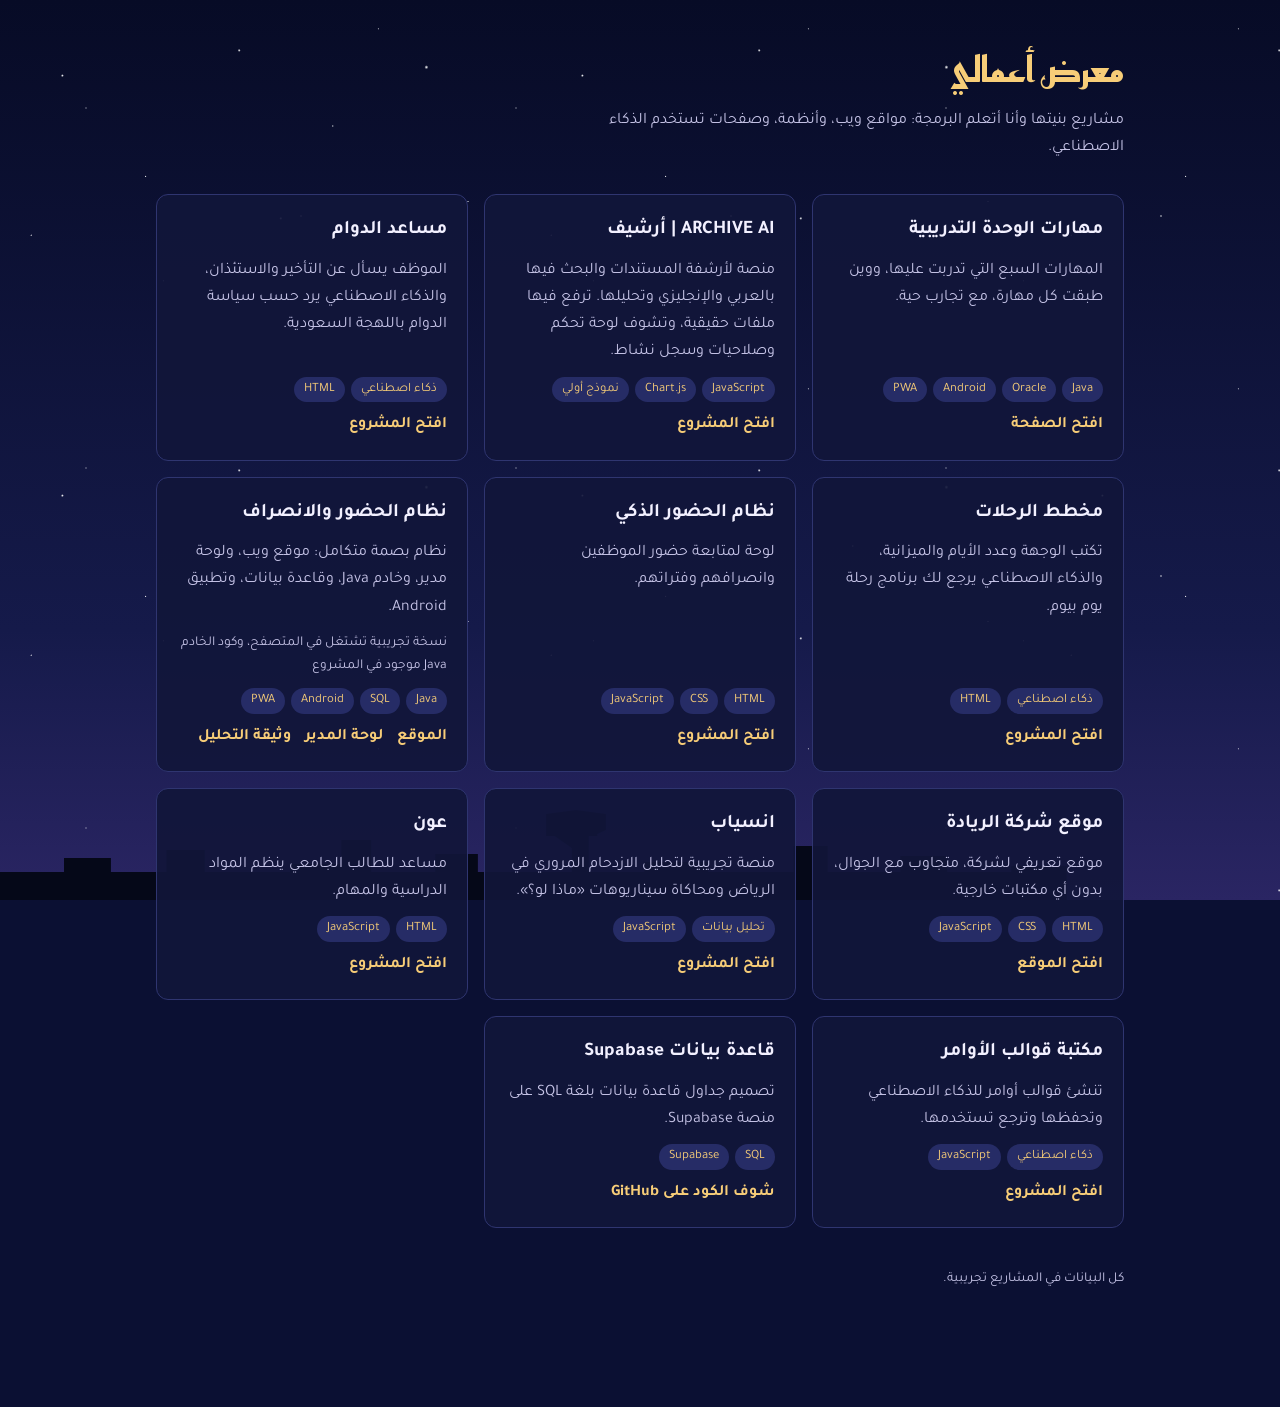
<file: index.html>
<!DOCTYPE html>
<html lang="ar" dir="rtl">
<head>
<meta charset="UTF-8">
<meta name="viewport" content="width=device-width, initial-scale=1.0">
<title>معرض أعمالي</title>
<meta name="description" content="مشاريعي في تطوير الويب والذكاء الاصطناعي">
<link rel="stylesheet" href="https://fonts.googleapis.com/css2?family=Tajawal:wght@400;500;700&family=Reem+Kufi:wght@600&display=swap">
<style>
/* تخطيط: رأس بسيط، ثم شبكة بطاقات تنزل لعمود واحد على الجوال */
/* الخلفية: ليل الرياض بنجوم تلمع وأبراج في الأسفل */
:root{
  --bg:#0b1033; --surface:rgba(18,22,58,.92); --fg:#f2f0ff; --muted:#c5c3e6;
  --line:#2f3570; --accent:#f7cd78; --tag:#262c66; color-scheme:dark;
  --display:"Reem Kufi","Tajawal",system-ui,sans-serif;
  --body:"Tajawal",system-ui,"Segoe UI",sans-serif;
}
*{box-sizing:border-box}
body{margin:0;background:var(--bg) linear-gradient(180deg,#070b26 0,#151a4a 70%,#2a2563 100%) fixed;min-height:100vh;color:var(--fg);font-family:var(--body);font-size:16px;line-height:1.7}
body::before,body::after{content:"";position:fixed;inset:0;z-index:-1;pointer-events:none}
body::before{background-image:radial-gradient(1.5px 1.5px at 12% 18%,#fff,transparent),radial-gradient(1px 1px at 28% 42%,#fff,transparent),radial-gradient(1.5px 1.5px at 46% 12%,#fff,transparent),radial-gradient(1px 1px at 64% 30%,#fff,transparent),radial-gradient(2px 2px at 82% 16%,#fff,transparent),radial-gradient(1px 1px at 90% 48%,#fff,transparent),radial-gradient(1px 1px at 6% 56%,#fff,transparent),radial-gradient(1.5px 1.5px at 54% 52%,#fff,transparent);
  background-size:520px 420px;animation:twinkle 4s ease-in-out infinite alternate}
body::after{top:auto;height:90px;background:url("data:image/svg+xml,%3Csvg xmlns='http://www.w3.org/2000/svg' viewBox='0 0 600 90' preserveAspectRatio='none'%3E%3Cpath fill='%23050818' d='M0 90V62h30V48h22v14h26V40h18v22h40V54h24V30h14v32h30V44h20v18h44V20l6-4 6 4v6h-4l-8 12-8-12h-4V20 4l14-4 14 4v16l-6 6h-2v36h26V52h30v10h40V36h16v26h34V46h22v16h30V56h26v34Z'/%3E%3C/svg%3E") bottom/100% 100% no-repeat}
.wrap{position:relative}
.wrap::before{content:"";position:fixed;inset:0;z-index:-1;pointer-events:none;background-image:radial-gradient(1px 1px at 20% 30%,#fff,transparent),radial-gradient(1.5px 1.5px at 70% 60%,#fff,transparent),radial-gradient(1px 1px at 38% 78%,#fff,transparent),radial-gradient(1px 1px at 88% 8%,#fff,transparent);background-size:430px 360px;opacity:.7;animation:twinkle 5s ease-in-out -2.5s infinite alternate}
@keyframes twinkle{from{opacity:.35}to{opacity:1}}
@media (prefers-reduced-motion: reduce){body::before,.wrap::before{animation:none}}
.wrap{max-width:1000px;margin:0 auto;padding:40px 16px 56px}
header{margin-bottom:32px;max-width:60ch}
h1{font-family:var(--display);color:var(--accent);font-size:2.2rem;margin:0 0 8px}
header p{margin:0;color:var(--muted)}
.grid{display:grid;grid-template-columns:repeat(auto-fill,minmax(280px,1fr));gap:16px}
.card{background:var(--surface);border:1px solid var(--line);border-radius:12px;padding:20px;display:flex;flex-direction:column;gap:10px}
.card h2{font-size:1.2rem;margin:0}
.card p{margin:0;color:var(--muted);flex:1}
.tags{display:flex;flex-wrap:wrap;gap:6px}
.tag{background:var(--tag);color:var(--accent);font-size:.8rem;padding:2px 10px;border-radius:999px}
.links{display:flex;flex-wrap:wrap;gap:14px}
.links a{color:var(--accent);font-weight:700;text-decoration:none}
.links a:hover,.links a:focus-visible{text-decoration:underline}
.code-only{font-size:.85rem;color:var(--muted)}
footer{margin:40px 0 60px;color:var(--muted);font-size:.85rem}
</style>
</head>
<body>
<div class="wrap">
  <header>
    <h1>معرض أعمالي</h1>
    <p>مشاريع بنيتها وأنا أتعلم البرمجة: مواقع ويب، وأنظمة، وصفحات تستخدم الذكاء الاصطناعي.</p>
  </header>

  <main class="grid">
    <article class="card">
      <h2>مهارات الوحدة التدريبية</h2>
      <p>المهارات السبع التي تدربت عليها، ووين طبقت كل مهارة، مع تجارب حية.</p>
      <div class="tags"><span class="tag">Java</span><span class="tag">Oracle</span><span class="tag">Android</span><span class="tag">PWA</span></div>
      <div class="links"><a href="skills/">افتح الصفحة</a></div>
    </article>

    <article class="card">
      <h2>ARCHIVE AI | أرشيف</h2>
      <p>منصة لأرشفة المستندات والبحث فيها بالعربي والإنجليزي وتحليلها. ترفع فيها ملفات حقيقية، وتشوف لوحة تحكم وصلاحيات وسجل نشاط.</p>
      <div class="tags"><span class="tag">JavaScript</span><span class="tag">Chart.js</span><span class="tag">نموذج أولي</span></div>
      <div class="links"><a href="archive-ai/">افتح المشروع</a></div>
    </article>

    <article class="card">
      <h2>مساعد الدوام</h2>
      <p>الموظف يسأل عن التأخير والاستئذان، والذكاء الاصطناعي يرد حسب سياسة الدوام باللهجة السعودية.</p>
      <div class="tags"><span class="tag">ذكاء اصطناعي</span><span class="tag">HTML</span></div>
      <div class="links"><a href="مساعد الحضور/">افتح المشروع</a></div>
    </article>

    <article class="card">
      <h2>مخطط الرحلات</h2>
      <p>تكتب الوجهة وعدد الأيام والميزانية، والذكاء الاصطناعي يرجع لك برنامج رحلة يوم بيوم.</p>
      <div class="tags"><span class="tag">ذكاء اصطناعي</span><span class="tag">HTML</span></div>
      <div class="links"><a href="مخطط الرحلات/trip-planner.html">افتح المشروع</a></div>
    </article>

    <article class="card">
      <h2>نظام الحضور الذكي</h2>
      <p>لوحة لمتابعة حضور الموظفين وانصرافهم وفتراتهم.</p>
      <div class="tags"><span class="tag">HTML</span><span class="tag">CSS</span><span class="tag">JavaScript</span></div>
      <div class="links"><a href="smart-attendance/">افتح المشروع</a></div>
    </article>

    <article class="card">
      <h2>نظام الحضور والانصراف</h2>
      <p>نظام بصمة متكامل: موقع ويب، ولوحة مدير، وخادم Java، وقاعدة بيانات، وتطبيق Android.</p>
      <span class="code-only">نسخة تجريبية تشتغل في المتصفح، وكود الخادم Java موجود في المشروع</span>
      <div class="tags"><span class="tag">Java</span><span class="tag">SQL</span><span class="tag">Android</span><span class="tag">PWA</span></div>
      <div class="links"><a href="attendance-system/web/">الموقع</a><a href="attendance-system/web/admin.html">لوحة المدير</a><a href="attendance-system/docs/analysis.html">وثيقة التحليل</a></div>
    </article>

    <article class="card">
      <h2>موقع شركة الريادة</h2>
      <p>موقع تعريفي لشركة، متجاوب مع الجوال، بدون أي مكتبات خارجية.</p>
      <div class="tags"><span class="tag">HTML</span><span class="tag">CSS</span><span class="tag">JavaScript</span></div>
      <div class="links"><a href="company-website/">افتح الموقع</a></div>
    </article>

    <article class="card">
      <h2>انسياب</h2>
      <p>منصة تجريبية لتحليل الازدحام المروري في الرياض ومحاكاة سيناريوهات «ماذا لو؟».</p>
      <div class="tags"><span class="tag">تحليل بيانات</span><span class="tag">JavaScript</span></div>
      <div class="links"><a href="insiab/">افتح المشروع</a></div>
    </article>

    <article class="card">
      <h2>عون</h2>
      <p>مساعد للطالب الجامعي ينظم المواد الدراسية والمهام.</p>
      <div class="tags"><span class="tag">HTML</span><span class="tag">JavaScript</span></div>
      <div class="links"><a href="عون/">افتح المشروع</a></div>
    </article>

    <article class="card">
      <h2>مكتبة قوالب الأوامر</h2>
      <p>تنشئ قوالب أوامر للذكاء الاصطناعي وتحفظها وترجع تستخدمها.</p>
      <div class="tags"><span class="tag">ذكاء اصطناعي</span><span class="tag">JavaScript</span></div>
      <div class="links"><a href="prompt-templates/">افتح المشروع</a></div>
    </article>

    <article class="card">
      <h2>قاعدة بيانات Supabase</h2>
      <p>تصميم جداول قاعدة بيانات بلغة SQL على منصة Supabase.</p>
      <div class="tags"><span class="tag">SQL</span><span class="tag">Supabase</span></div>
      <div class="links"><a href="https://github.com/danaalrafadan-web/danaalrafadan-web.github.io/tree/main/supabase" target="_blank" rel="noopener">شوف الكود على GitHub</a></div>
    </article>
  </main>

  <footer>كل البيانات في المشاريع تجريبية.</footer>
</div>
</body>
</html>
</file>
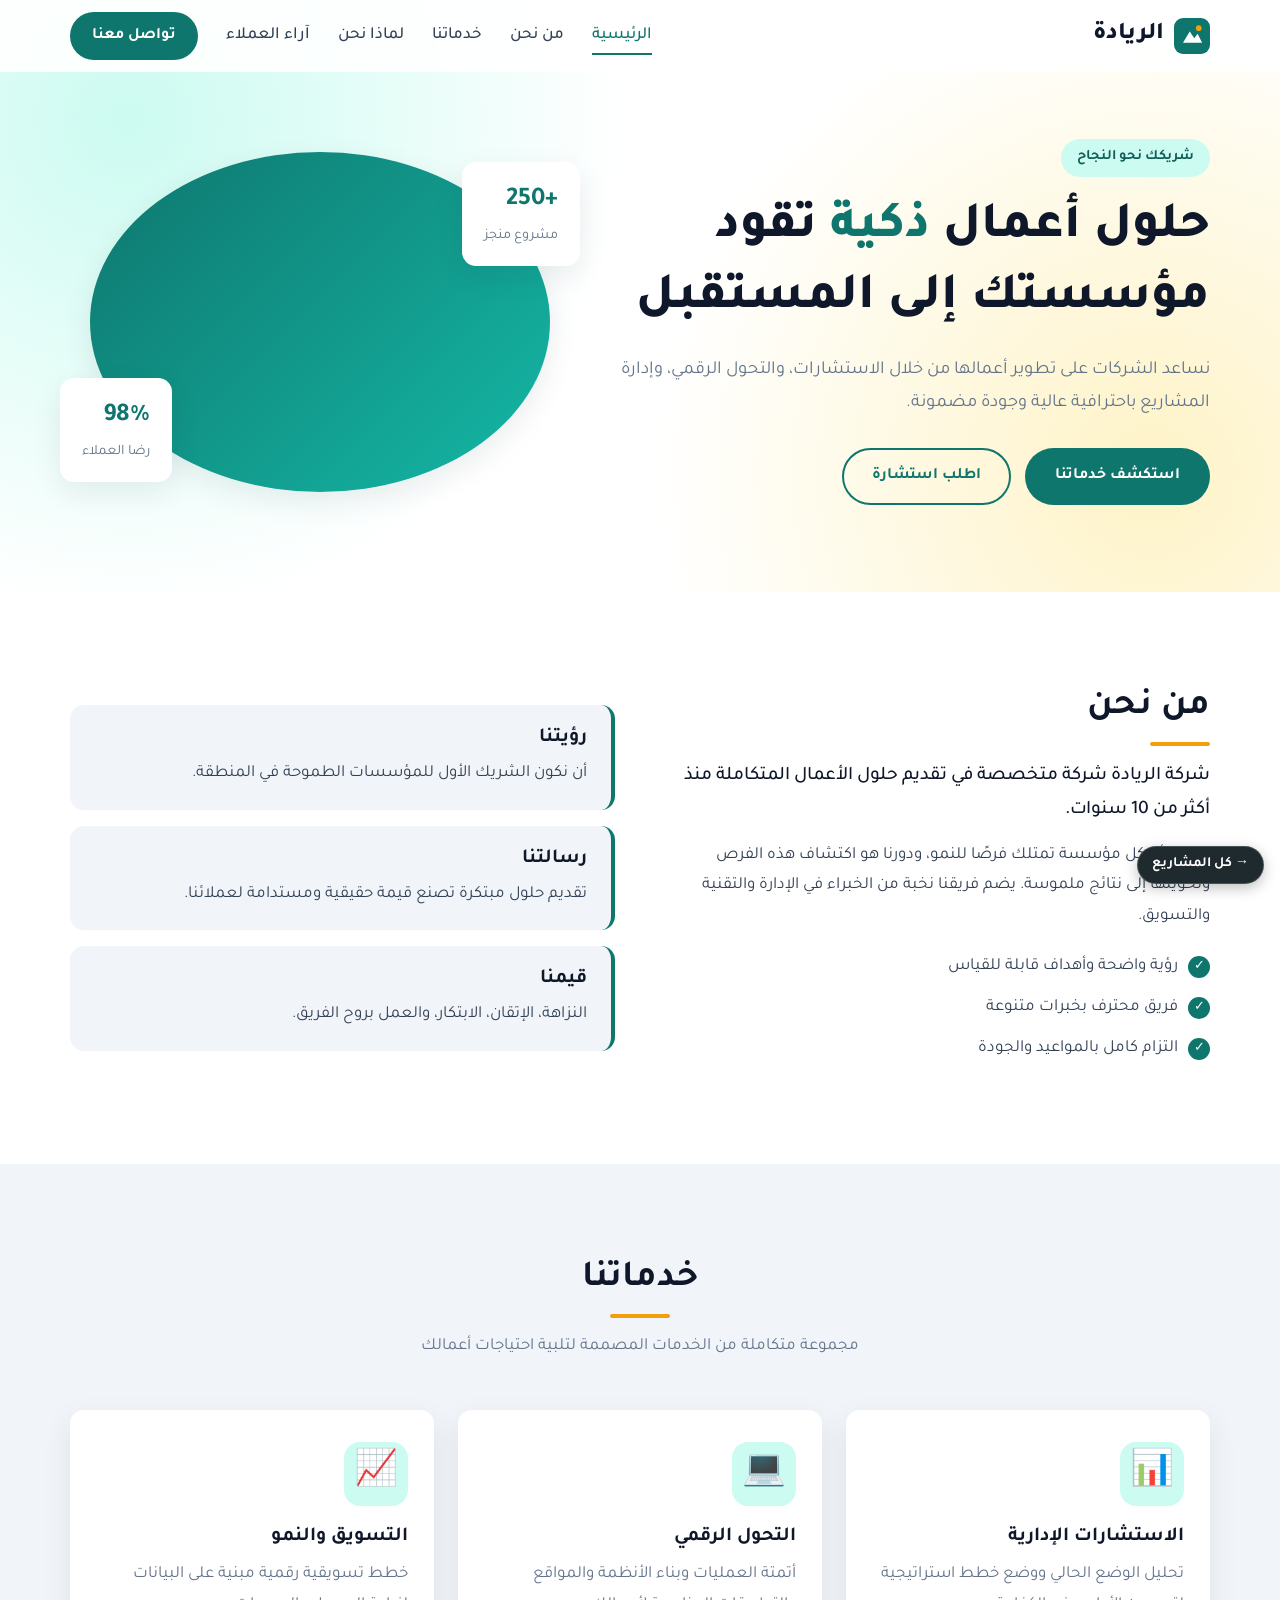
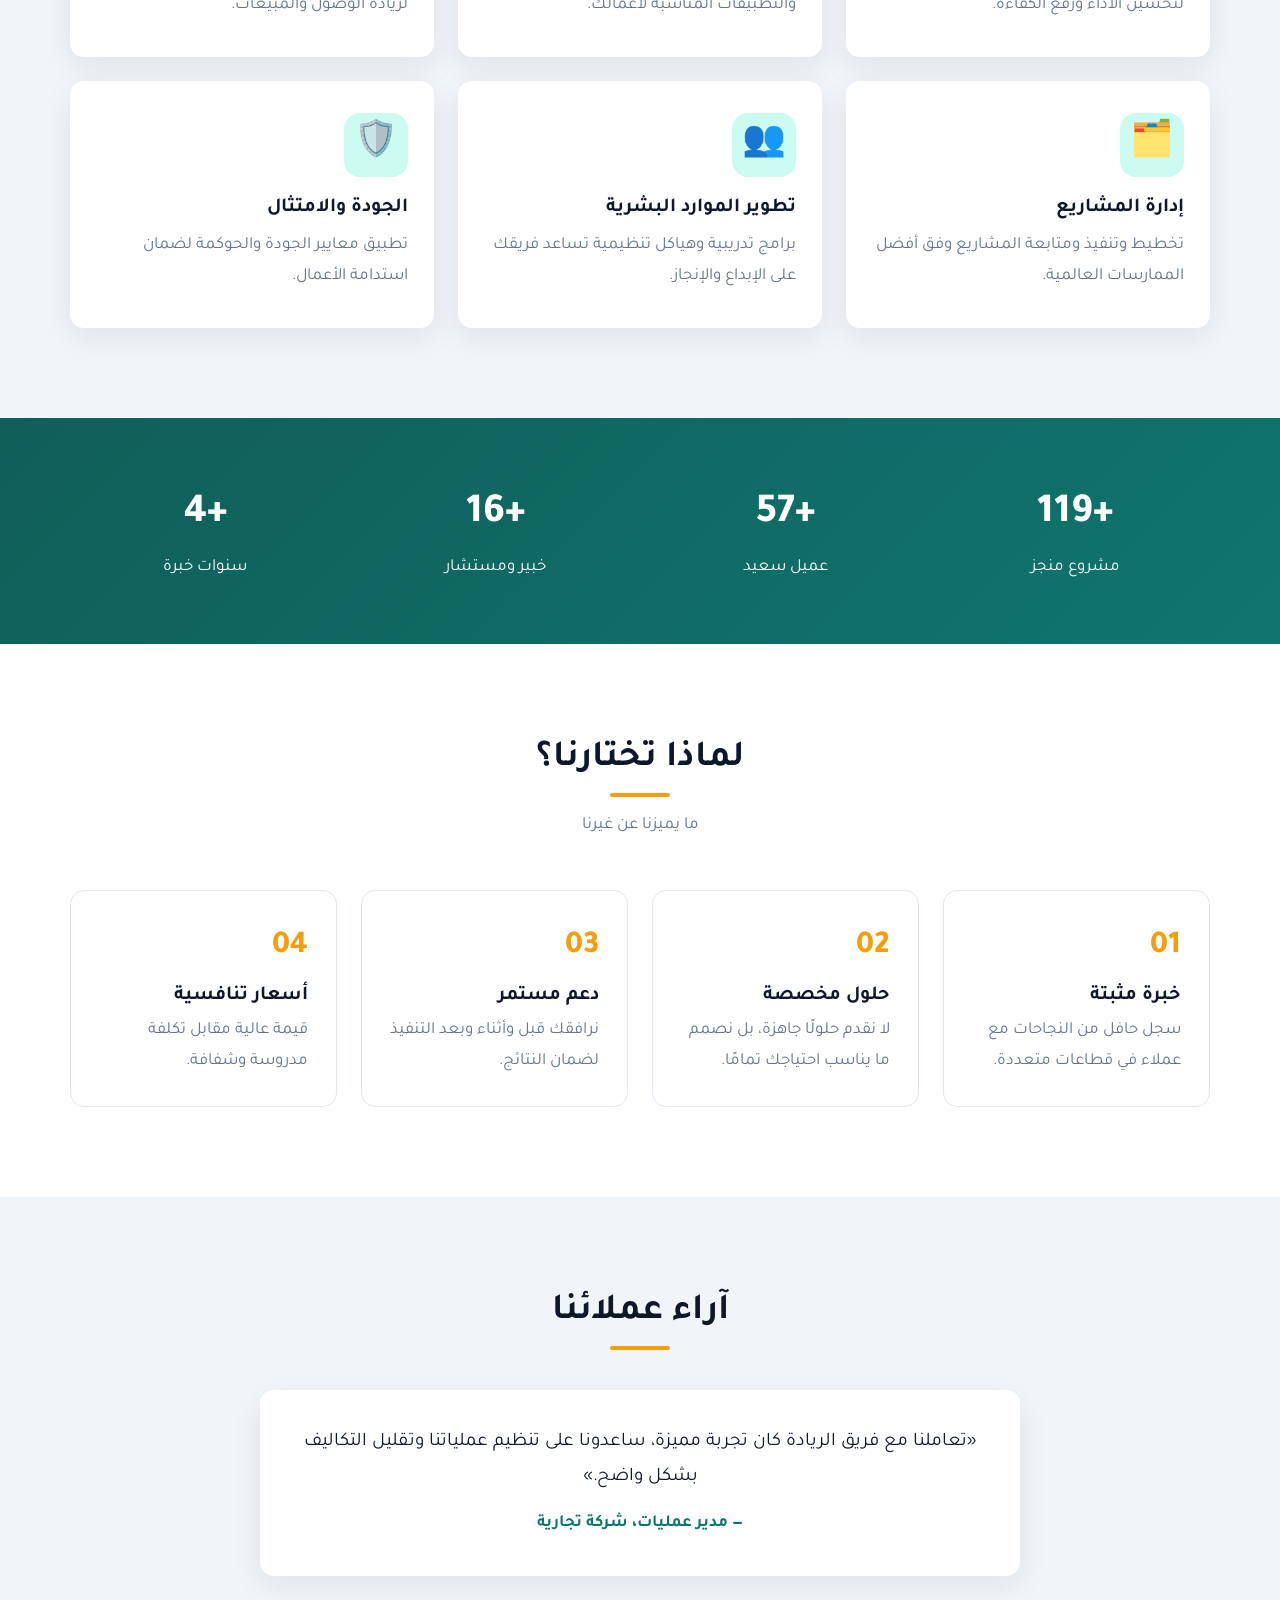
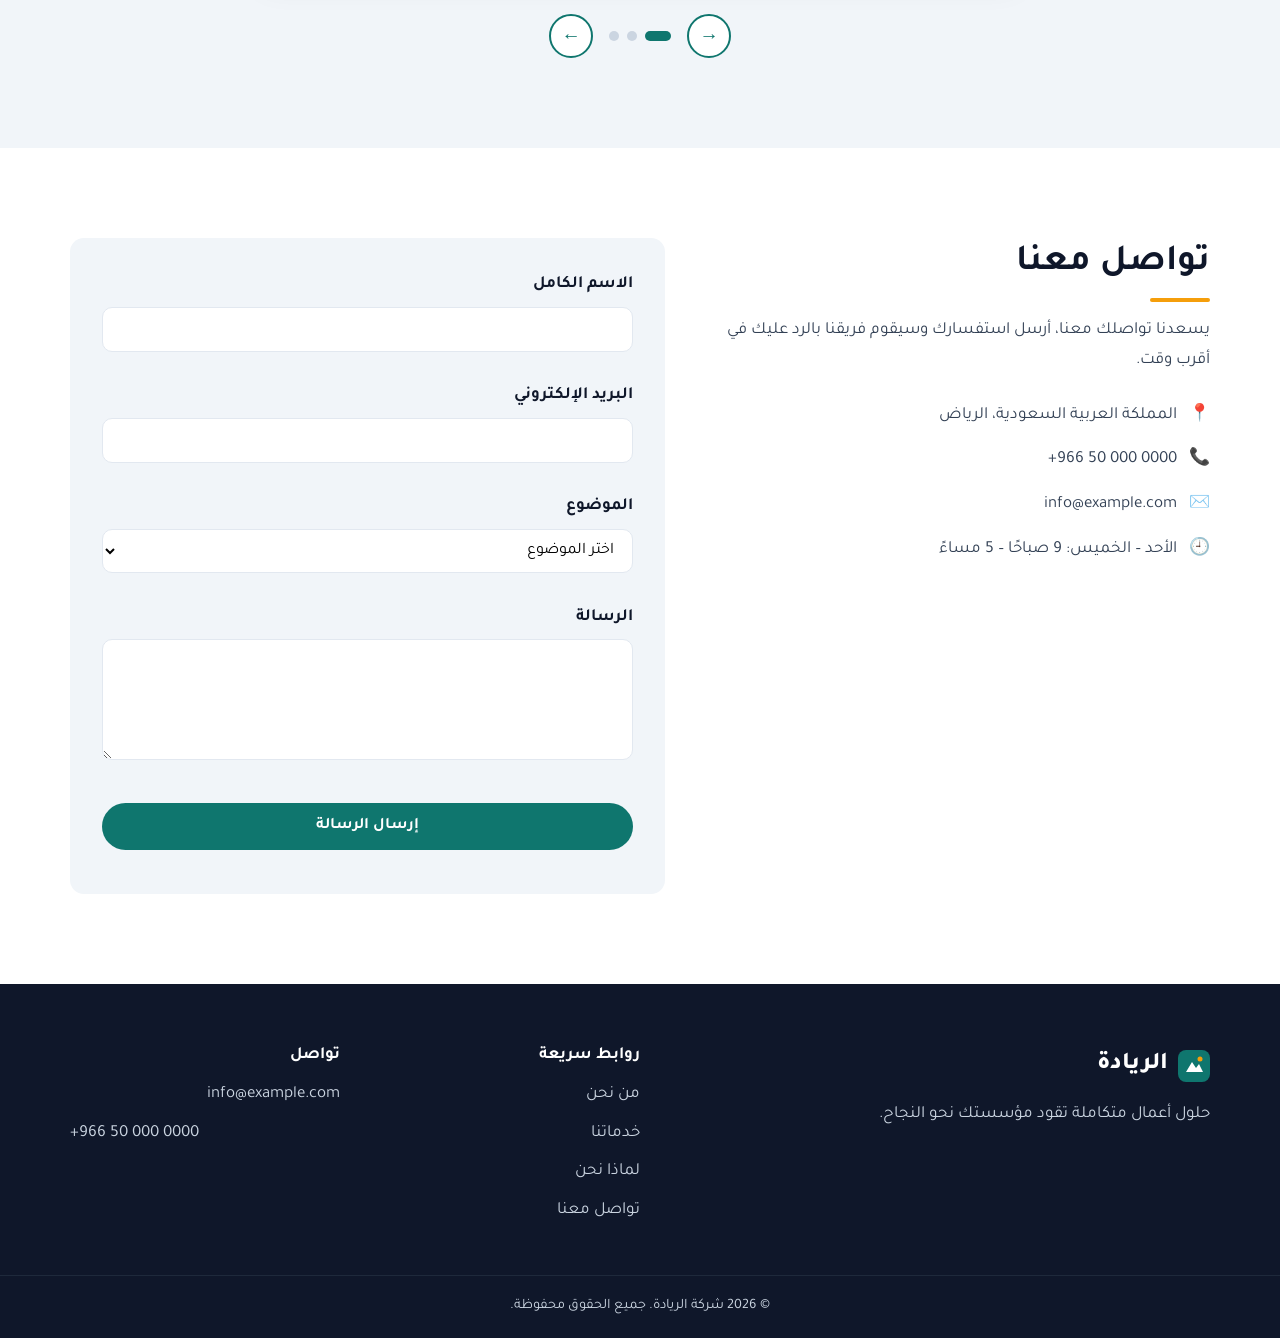
<file: company-website/index.html>
<!DOCTYPE html>
<html lang="ar" dir="rtl">
<head>
  <meta charset="UTF-8">
  <meta name="viewport" content="width=device-width, initial-scale=1.0">
  <title>شركة الريادة | حلول أعمال متكاملة</title>
  <meta name="description" content="شركة الريادة - نقدم حلول أعمال وتقنية متكاملة تساعد مؤسستك على النمو.">
  <link rel="icon" href="assets/favicon.svg" type="image/svg+xml">
  <link rel="preconnect" href="https://fonts.googleapis.com">
  <link rel="preconnect" href="https://fonts.gstatic.com" crossorigin>
  <link href="https://fonts.googleapis.com/css2?family=Tajawal:wght@400;500;700;800&display=swap" rel="stylesheet">
  <link rel="stylesheet" href="css/style.css">
</head>
<body>

  <!-- الشريط العلوي -->
  <header class="header" id="header">
    <div class="container nav-wrap">
      <a href="#home" class="logo">
        <img src="assets/favicon.svg" alt="" width="36" height="36">
        <span>الريادة</span>
      </a>
      <button class="menu-toggle" id="menuToggle" aria-label="فتح القائمة" aria-expanded="false" aria-controls="navMenu">
        <span></span><span></span><span></span>
      </button>
      <nav class="nav" id="navMenu">
        <a href="#home" class="nav-link active">الرئيسية</a>
        <a href="#about" class="nav-link">من نحن</a>
        <a href="#services" class="nav-link">خدماتنا</a>
        <a href="#why" class="nav-link">لماذا نحن</a>
        <a href="#testimonials" class="nav-link">آراء العملاء</a>
        <a href="#contact" class="btn btn-primary btn-sm">تواصل معنا</a>
      </nav>
    </div>
  </header>

  <main>
    <!-- الواجهة الرئيسية -->
    <section class="hero" id="home">
      <div class="container hero-grid">
        <div class="hero-text">
          <span class="badge">شريكك نحو النجاح</span>
          <h1>حلول أعمال <span class="highlight">ذكية</span> تقود مؤسستك إلى المستقبل</h1>
          <p>نساعد الشركات على تطوير أعمالها من خلال الاستشارات، والتحول الرقمي، وإدارة المشاريع باحترافية عالية وجودة مضمونة.</p>
          <div class="hero-actions">
            <a href="#services" class="btn btn-primary">استكشف خدماتنا</a>
            <a href="#contact" class="btn btn-outline">اطلب استشارة</a>
          </div>
        </div>
        <div class="hero-visual" aria-hidden="true">
          <div class="card-float c1"><strong>+250</strong><span>مشروع منجز</span></div>
          <div class="card-float c2"><strong>98%</strong><span>رضا العملاء</span></div>
          <div class="circle"></div>
        </div>
      </div>
    </section>

    <!-- من نحن -->
    <section class="section" id="about">
      <div class="container about-grid">
        <div>
          <h2 class="section-title">من نحن</h2>
          <p class="lead">شركة الريادة شركة متخصصة في تقديم حلول الأعمال المتكاملة منذ أكثر من 10 سنوات.</p>
          <p>نؤمن بأن كل مؤسسة تمتلك فرصًا للنمو، ودورنا هو اكتشاف هذه الفرص وتحويلها إلى نتائج ملموسة. يضم فريقنا نخبة من الخبراء في الإدارة والتقنية والتسويق.</p>
          <ul class="check-list">
            <li>رؤية واضحة وأهداف قابلة للقياس</li>
            <li>فريق محترف بخبرات متنوعة</li>
            <li>التزام كامل بالمواعيد والجودة</li>
          </ul>
        </div>
        <div class="about-cards">
          <div class="mini-card"><h3>رؤيتنا</h3><p>أن نكون الشريك الأول للمؤسسات الطموحة في المنطقة.</p></div>
          <div class="mini-card"><h3>رسالتنا</h3><p>تقديم حلول مبتكرة تصنع قيمة حقيقية ومستدامة لعملائنا.</p></div>
          <div class="mini-card"><h3>قيمنا</h3><p>النزاهة، الإتقان، الابتكار، والعمل بروح الفريق.</p></div>
        </div>
      </div>
    </section>

    <!-- الخدمات -->
    <section class="section section-alt" id="services">
      <div class="container">
        <h2 class="section-title center">خدماتنا</h2>
        <p class="section-sub">مجموعة متكاملة من الخدمات المصممة لتلبية احتياجات أعمالك</p>
        <div class="services-grid">
          <article class="service-card">
            <div class="icon">📊</div>
            <h3>الاستشارات الإدارية</h3>
            <p>تحليل الوضع الحالي ووضع خطط استراتيجية لتحسين الأداء ورفع الكفاءة.</p>
          </article>
          <article class="service-card">
            <div class="icon">💻</div>
            <h3>التحول الرقمي</h3>
            <p>أتمتة العمليات وبناء الأنظمة والمواقع والتطبيقات المناسبة لأعمالك.</p>
          </article>
          <article class="service-card">
            <div class="icon">📈</div>
            <h3>التسويق والنمو</h3>
            <p>خطط تسويقية رقمية مبنية على البيانات لزيادة الوصول والمبيعات.</p>
          </article>
          <article class="service-card">
            <div class="icon">🗂️</div>
            <h3>إدارة المشاريع</h3>
            <p>تخطيط وتنفيذ ومتابعة المشاريع وفق أفضل الممارسات العالمية.</p>
          </article>
          <article class="service-card">
            <div class="icon">👥</div>
            <h3>تطوير الموارد البشرية</h3>
            <p>برامج تدريبية وهياكل تنظيمية تساعد فريقك على الإبداع والإنجاز.</p>
          </article>
          <article class="service-card">
            <div class="icon">🛡️</div>
            <h3>الجودة والامتثال</h3>
            <p>تطبيق معايير الجودة والحوكمة لضمان استدامة الأعمال.</p>
          </article>
        </div>
      </div>
    </section>

    <!-- الإحصائيات -->
    <section class="stats">
      <div class="container stats-grid">
        <div class="stat"><strong class="counter" data-target="250">0</strong><span>مشروع منجز</span></div>
        <div class="stat"><strong class="counter" data-target="120">0</strong><span>عميل سعيد</span></div>
        <div class="stat"><strong class="counter" data-target="35">0</strong><span>خبير ومستشار</span></div>
        <div class="stat"><strong class="counter" data-target="10">0</strong><span>سنوات خبرة</span></div>
      </div>
    </section>

    <!-- لماذا نحن -->
    <section class="section" id="why">
      <div class="container">
        <h2 class="section-title center">لماذا تختارنا؟</h2>
        <p class="section-sub">ما يميزنا عن غيرنا</p>
        <div class="why-grid">
          <div class="why-item"><span class="num">01</span><h3>خبرة مثبتة</h3><p>سجل حافل من النجاحات مع عملاء في قطاعات متعددة.</p></div>
          <div class="why-item"><span class="num">02</span><h3>حلول مخصصة</h3><p>لا نقدم حلولًا جاهزة، بل نصمم ما يناسب احتياجك تمامًا.</p></div>
          <div class="why-item"><span class="num">03</span><h3>دعم مستمر</h3><p>نرافقك قبل وأثناء وبعد التنفيذ لضمان النتائج.</p></div>
          <div class="why-item"><span class="num">04</span><h3>أسعار تنافسية</h3><p>قيمة عالية مقابل تكلفة مدروسة وشفافة.</p></div>
        </div>
      </div>
    </section>

    <!-- آراء العملاء -->
    <section class="section section-alt" id="testimonials">
      <div class="container">
        <h2 class="section-title center">آراء عملائنا</h2>
        <div class="slider" id="slider">
          <div class="slides">
            <blockquote class="slide active">
              <p>«تعاملنا مع فريق الريادة كان تجربة مميزة، ساعدونا على تنظيم عملياتنا وتقليل التكاليف بشكل واضح.»</p>
              <cite>— مدير عمليات، شركة تجارية</cite>
            </blockquote>
            <blockquote class="slide">
              <p>«احترافية عالية والتزام بالمواعيد. أنصح بهم لأي مؤسسة تبحث عن التطوير الحقيقي.»</p>
              <cite>— رئيس تنفيذي، مؤسسة خدمية</cite>
            </blockquote>
            <blockquote class="slide">
              <p>«مشروع التحول الرقمي الذي نفذوه غيّر طريقة عملنا بالكامل للأفضل.»</p>
              <cite>— مدير تقنية المعلومات، شركة صناعية</cite>
            </blockquote>
          </div>
          <div class="slider-controls">
            <button class="slider-btn" id="prevSlide" aria-label="السابق">→</button>
            <div class="dots" id="dots"></div>
            <button class="slider-btn" id="nextSlide" aria-label="التالي">←</button>
          </div>
        </div>
      </div>
    </section>

    <!-- تواصل معنا -->
    <section class="section" id="contact">
      <div class="container contact-grid">
        <div>
          <h2 class="section-title">تواصل معنا</h2>
          <p>يسعدنا تواصلك معنا، أرسل استفسارك وسيقوم فريقنا بالرد عليك في أقرب وقت.</p>
          <ul class="contact-info">
            <li><span>📍</span> المملكة العربية السعودية، الرياض</li>
            <li><span>📞</span> <a href="tel:+966500000000" dir="ltr">+966 50 000 0000</a></li>
            <li><span>✉️</span> <a href="mailto:info@example.com">info@example.com</a></li>
            <li><span>🕘</span> الأحد – الخميس: 9 صباحًا – 5 مساءً</li>
          </ul>
        </div>
        <form class="contact-form" id="contactForm" novalidate>
          <div class="field">
            <label for="name">الاسم الكامل</label>
            <input type="text" id="name" name="name" required>
            <small class="error"></small>
          </div>
          <div class="field">
            <label for="email">البريد الإلكتروني</label>
            <input type="email" id="email" name="email" dir="ltr" required>
            <small class="error"></small>
          </div>
          <div class="field">
            <label for="subject">الموضوع</label>
            <select id="subject" name="subject" required>
              <option value="">اختر الموضوع</option>
              <option>طلب استشارة</option>
              <option>استفسار عن خدمة</option>
              <option>شراكة</option>
              <option>أخرى</option>
            </select>
            <small class="error"></small>
          </div>
          <div class="field">
            <label for="message">الرسالة</label>
            <textarea id="message" name="message" rows="5" required></textarea>
            <small class="error"></small>
          </div>
          <button type="submit" class="btn btn-primary btn-block">إرسال الرسالة</button>
          <p class="form-status" id="formStatus" role="status"></p>
        </form>
      </div>
    </section>
  </main>

  <footer class="footer">
    <div class="container footer-grid">
      <div>
        <a href="#home" class="logo light"><img src="assets/favicon.svg" alt="" width="32" height="32"><span>الريادة</span></a>
        <p>حلول أعمال متكاملة تقود مؤسستك نحو النجاح.</p>
      </div>
      <div>
        <h4>روابط سريعة</h4>
        <a href="#about">من نحن</a>
        <a href="#services">خدماتنا</a>
        <a href="#why">لماذا نحن</a>
        <a href="#contact">تواصل معنا</a>
      </div>
      <div>
        <h4>تواصل</h4>
        <a href="mailto:info@example.com">info@example.com</a>
        <a href="tel:+966500000000" dir="ltr">+966 50 000 0000</a>
      </div>
    </div>
    <div class="copyright">© <span id="year"></span> شركة الريادة. جميع الحقوق محفوظة.</div>
  </footer>

  <button class="to-top" id="toTop" aria-label="العودة للأعلى">↑</button>

  <script src="js/main.js"></script>
<!-- زر الرجوع لقائمة المشاريع -->
<a class="back-home" href="../" aria-label="الرجوع لقائمة المشاريع">→ كل المشاريع</a>
<style>
.back-home{position:fixed;bottom:16px;right:16px;z-index:2000;display:inline-flex;align-items:center;gap:4px;padding:8px 14px;border-radius:999px;background:#1f2a2e;color:#fff;border:1px solid rgba(255,255,255,.18);font:600 14px/1.4 "Tajawal","Segoe UI",Tahoma,sans-serif;text-decoration:none;box-shadow:0 4px 14px rgba(0,0,0,.25);direction:rtl}
.back-home:hover,.back-home:focus-visible{background:#0f7a6c;color:#fff}
@media print{.back-home{display:none}}
</style>
</body>
</html>
</file>
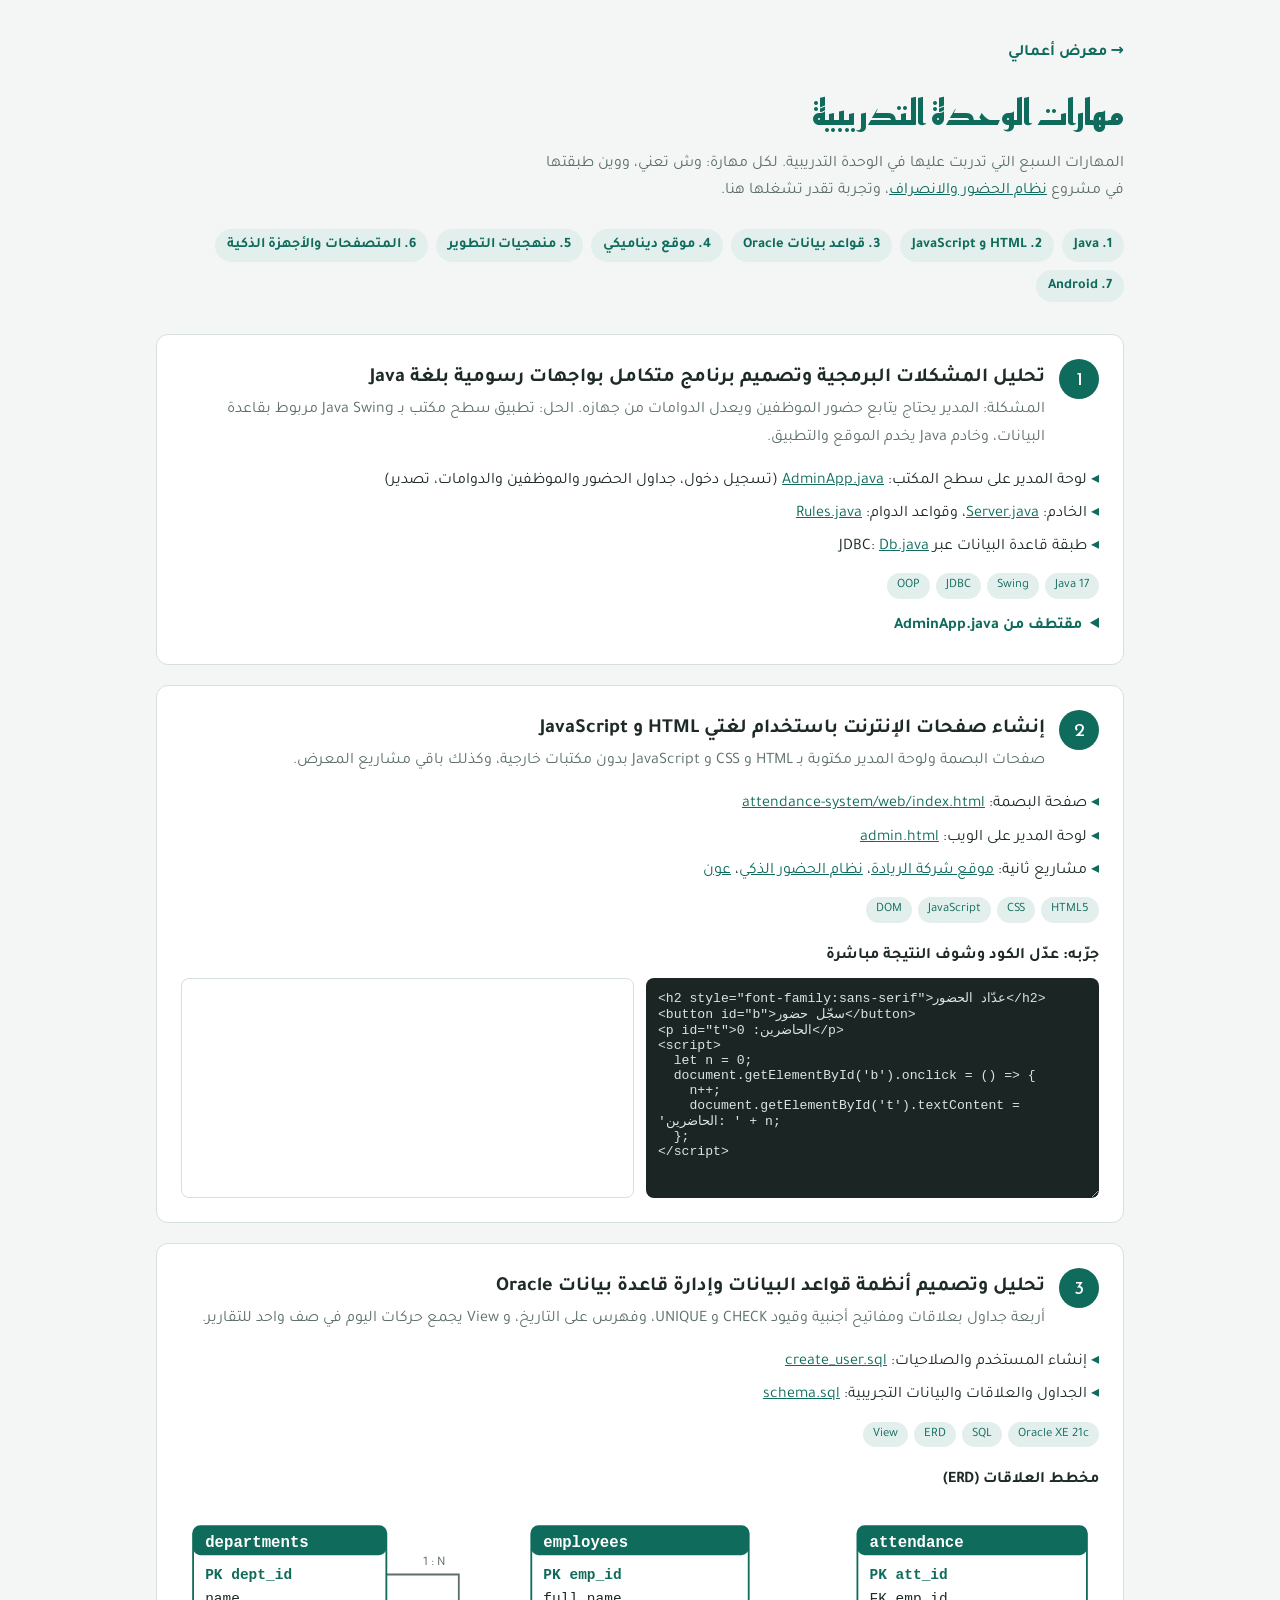
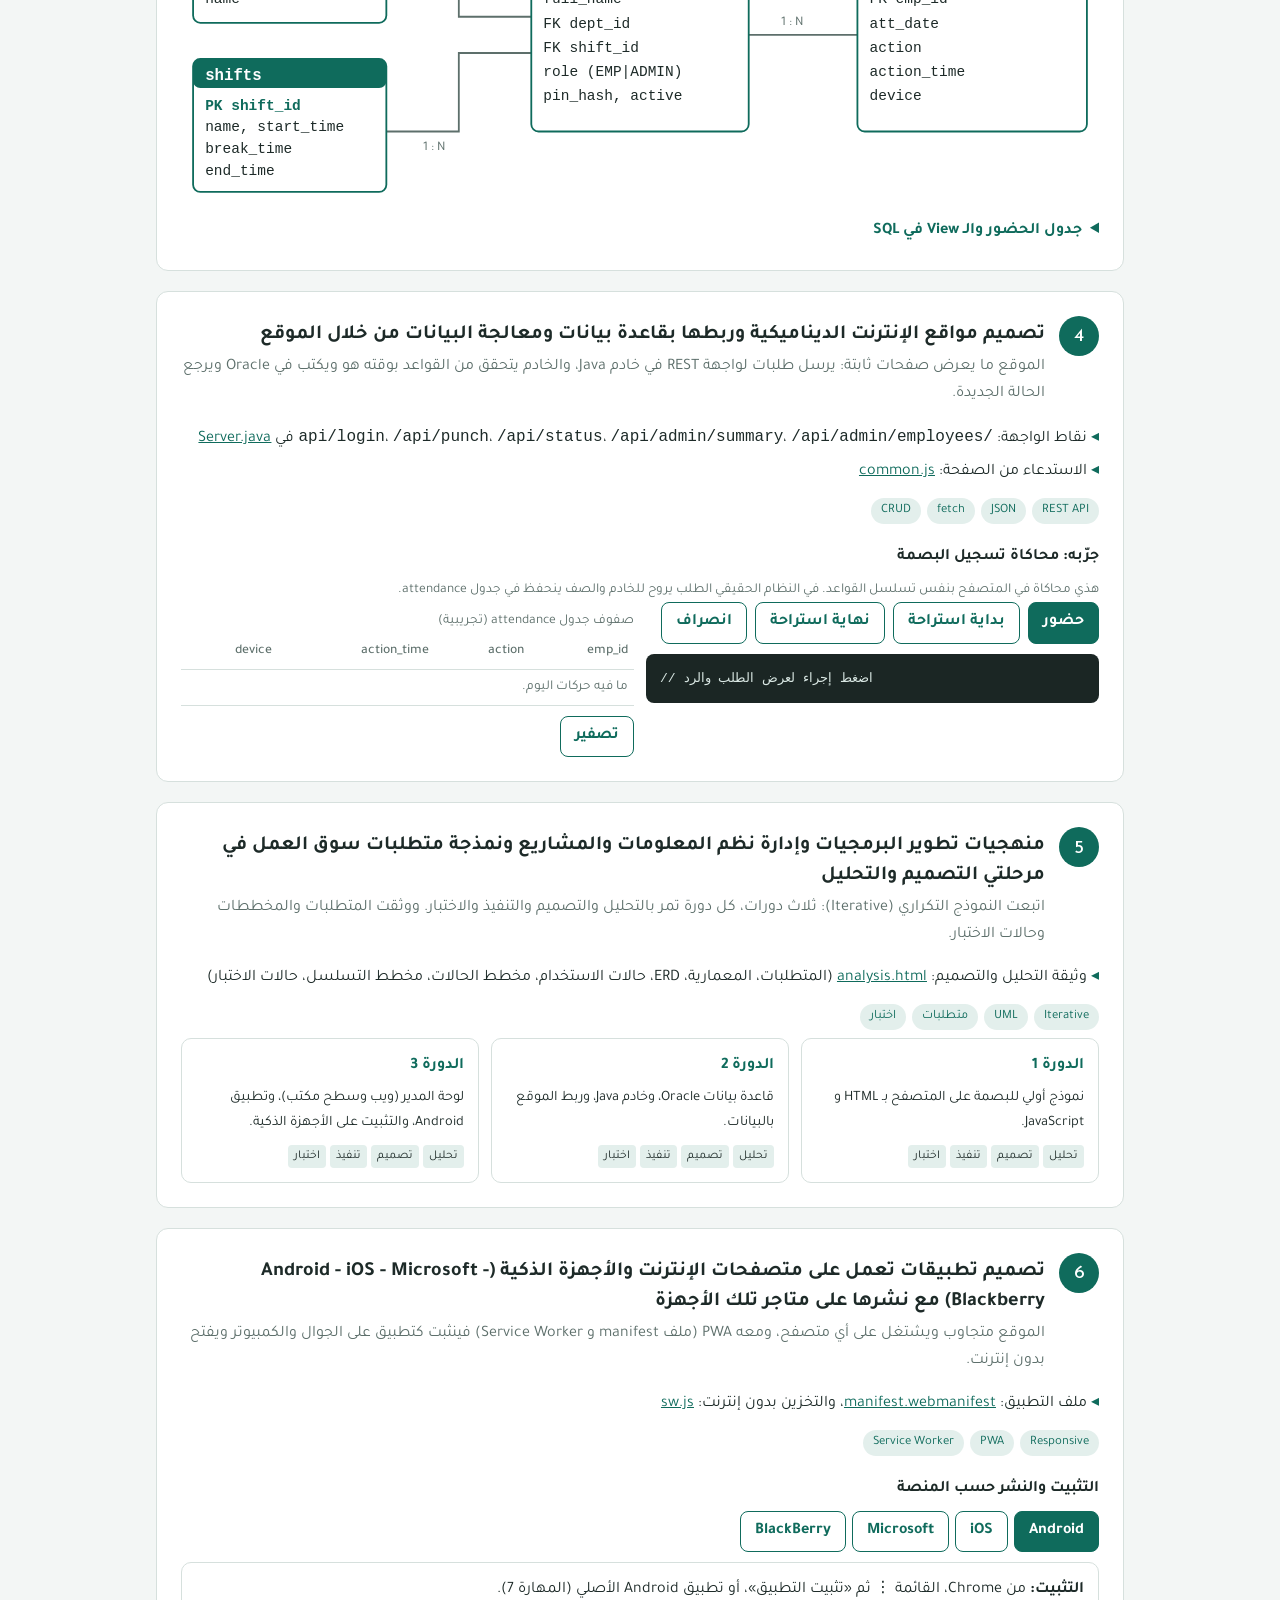
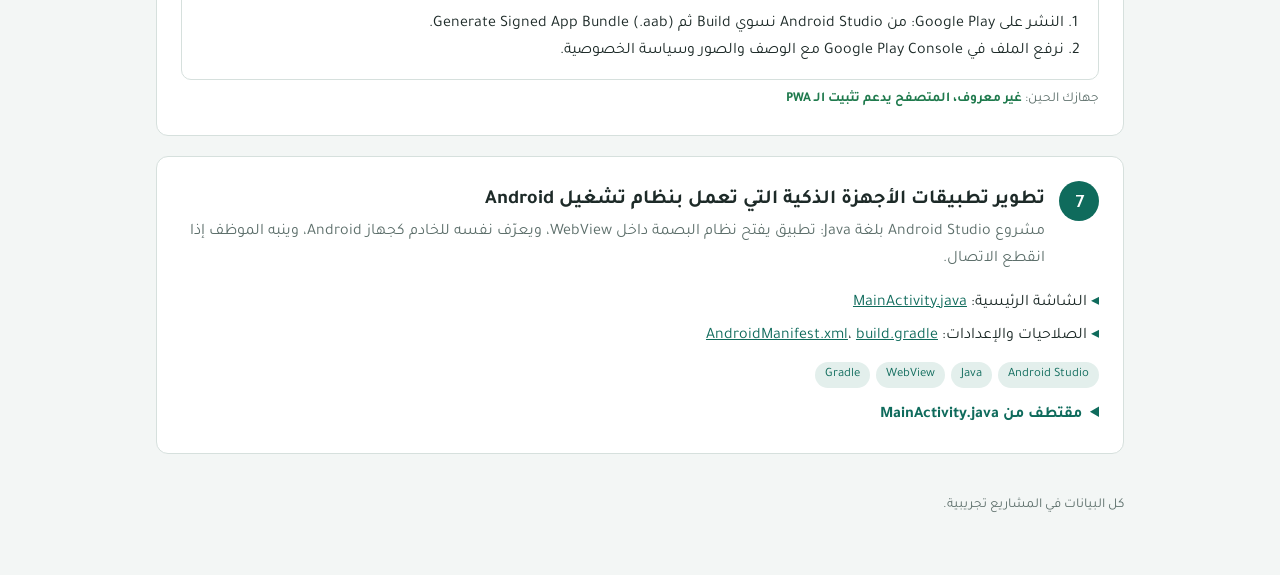
<file: skills/index.html>
<!DOCTYPE html>
<html lang="ar" dir="rtl">
<head>
<meta charset="UTF-8">
<meta name="viewport" content="width=device-width, initial-scale=1.0">
<title>مهارات الوحدة التدريبية</title>
<meta name="description" content="المهارات السبع التي تدربت عليها في الوحدة التدريبية، مع التطبيق الفعلي لكل مهارة">
<link rel="stylesheet" href="https://fonts.googleapis.com/css2?family=Tajawal:wght@400;500;700&family=Reem+Kufi:wght@600&display=swap">
<style>
/* تخطيط: رأس + فهرس، ثم قسم لكل مهارة فيه الشرح ومكان التطبيق وتجربة حية */
:root{
  --bg:#f3f6f5; --surface:#ffffff; --fg:#1d2a28; --muted:#5d6f6b;
  --line:#d6e0dd; --accent:#0f6b5c; --tag:#e3efec; --code-bg:#1b2624; --code-fg:#d8e6e2;
  --ok:#1f7a4d; --warn:#9a5b00;
  --display:"Reem Kufi","Tajawal",system-ui,sans-serif;
  --body:"Tajawal",system-ui,"Segoe UI",sans-serif;
  --mono:Consolas,"Cascadia Mono",ui-monospace,monospace;
}
@media (prefers-color-scheme: dark){:root{
  --bg:#111816; --surface:#19221f; --fg:#e4ece9; --muted:#9fb2ad;
  --line:#2c3a36; --accent:#4fbfa8; --tag:#22302c; --code-bg:#0b1110;
  --ok:#5cc48f; --warn:#e0a24a; color-scheme:dark}}
*{box-sizing:border-box}
body{margin:0;background:var(--bg);color:var(--fg);font-family:var(--body);font-size:16px;line-height:1.7}
.wrap{max-width:1000px;margin:0 auto;padding:40px 16px 56px}
a{color:var(--accent)}
header{margin-bottom:24px;max-width:65ch}
h1{font-family:var(--display);color:var(--accent);font-size:2.2rem;margin:0 0 8px}
header p{margin:0;color:var(--muted)}
.back{display:inline-block;margin-bottom:16px;font-weight:700;text-decoration:none}

.toc{display:flex;flex-wrap:wrap;gap:8px;margin:0 0 32px;padding:0;list-style:none}
.toc a{display:block;background:var(--tag);color:var(--accent);text-decoration:none;font-weight:700;font-size:.9rem;padding:4px 12px;border-radius:999px}
.toc a:hover,.toc a:focus-visible{outline:2px solid var(--accent)}

section.skill{background:var(--surface);border:1px solid var(--line);border-radius:12px;padding:24px;margin-bottom:20px;scroll-margin-top:16px}
.skill-head{display:flex;gap:14px;align-items:flex-start}
.num{flex:none;width:40px;height:40px;border-radius:50%;background:var(--accent);color:var(--surface);display:grid;place-items:center;font-family:var(--display);font-size:1.2rem}
.skill h2{font-size:1.25rem;margin:4px 0 4px;line-height:1.5}
.skill .lead{margin:0;color:var(--muted)}
.where{margin:16px 0 0;padding:0;list-style:none;display:grid;gap:6px}
.where li::before{content:"◂ ";color:var(--accent)}
.tags{display:flex;flex-wrap:wrap;gap:6px;margin-top:12px}
.tag{background:var(--tag);color:var(--accent);font-size:.8rem;padding:2px 10px;border-radius:999px}
h3{font-size:1rem;margin:20px 0 8px}

pre{direction:ltr;text-align:left;background:var(--code-bg);color:var(--code-fg);font-family:var(--mono);font-size:.82rem;line-height:1.6;padding:14px;border-radius:8px;overflow-x:auto;margin:0}
details{margin-top:14px}
summary{cursor:pointer;font-weight:700;color:var(--accent)}
details pre{margin-top:8px}
.note{font-size:.85rem;color:var(--muted);margin:8px 0 0}

button{font:inherit;font-weight:700;border:1px solid var(--accent);background:var(--surface);color:var(--accent);border-radius:8px;padding:6px 14px;cursor:pointer}
button.primary{background:var(--accent);color:var(--surface)}
button:disabled{opacity:.4;cursor:not-allowed}
button:focus-visible{outline:2px solid var(--accent);outline-offset:2px}

/* 2: محرر HTML/JS */
.play{display:grid;grid-template-columns:1fr 1fr;gap:12px}
.play textarea{width:100%;min-height:220px;direction:ltr;text-align:left;font-family:var(--mono);font-size:.82rem;background:var(--code-bg);color:var(--code-fg);border:0;border-radius:8px;padding:12px;resize:vertical}
.play iframe{width:100%;min-height:220px;border:1px solid var(--line);border-radius:8px;background:#fff}

/* 3: مخطط قاعدة البيانات */
.erd{width:100%;height:auto;display:block}
.erd .box{fill:var(--surface);stroke:var(--accent);stroke-width:1.5}
.erd .hd{fill:var(--accent)}
.erd .hdt{fill:var(--surface);font:700 13px var(--mono)}
.erd .col{fill:var(--fg);font:12px var(--mono)}
.erd .pk{fill:var(--accent);font:700 12px var(--mono)}
.erd .rel{stroke:var(--muted);stroke-width:1.5;fill:none}
.erd .lbl{fill:var(--muted);font:11px var(--body)}

/* 4: محاكاة البصمة */
.sim{display:grid;grid-template-columns:1fr 1fr;gap:12px}
.sim>*,.play>*{min-width:0}
#req{white-space:pre-wrap;word-break:break-all}
.sim .actions{display:flex;flex-wrap:wrap;gap:8px;margin-bottom:10px}
table{width:100%;border-collapse:collapse;font-size:.85rem}
th,td{border-bottom:1px solid var(--line);padding:6px;text-align:right}
th{color:var(--muted);font-weight:500}
td.m{font-family:var(--mono);direction:ltr;text-align:right}

/* 5: الدورات */
.cycles{display:grid;grid-template-columns:repeat(3,1fr);gap:12px;margin-top:8px}
.cycle{border:1px solid var(--line);border-radius:10px;padding:14px}
.cycle b{color:var(--accent)}
.cycle p{margin:6px 0 0;font-size:.9rem}
.phases{display:flex;flex-wrap:wrap;gap:4px;margin-top:10px}
.phases span{font-size:.75rem;background:var(--tag);border-radius:4px;padding:1px 6px}

/* 6: المنصات */
.tabs{display:flex;flex-wrap:wrap;gap:6px;margin-bottom:10px}
.tabs button[aria-selected="true"]{background:var(--accent);color:var(--surface)}
.panel{border:1px solid var(--line);border-radius:10px;padding:14px}
.panel ol{margin:6px 0 0;padding-inline-start:20px}
.status{font-weight:700}
.status.ok{color:var(--ok)} .status.warn{color:var(--warn)}

footer{margin-top:40px;color:var(--muted);font-size:.85rem}

@media (max-width:700px){
  .play,.sim,.cycles{grid-template-columns:1fr}
  section.skill{padding:18px}
  h1{font-size:1.8rem}
}
</style>
</head>
<body>
<div class="wrap">
  <a class="back" href="../">→ معرض أعمالي</a>
  <header>
    <h1>مهارات الوحدة التدريبية</h1>
    <p>المهارات السبع التي تدربت عليها في الوحدة التدريبية. لكل مهارة: وش تعني، ووين طبقتها في مشروع <a href="../attendance-system/web/">نظام الحضور والانصراف</a>، وتجربة تقدر تشغلها هنا.</p>
  </header>

  <nav aria-label="فهرس المهارات">
    <ul class="toc">
      <li><a href="#s1">1. Java</a></li>
      <li><a href="#s2">2. HTML و JavaScript</a></li>
      <li><a href="#s3">3. قواعد بيانات Oracle</a></li>
      <li><a href="#s4">4. موقع ديناميكي</a></li>
      <li><a href="#s5">5. منهجيات التطوير</a></li>
      <li><a href="#s6">6. المتصفحات والأجهزة الذكية</a></li>
      <li><a href="#s7">7. Android</a></li>
    </ul>
  </nav>

  <main>
    <!-- 1 -->
    <section class="skill" id="s1">
      <div class="skill-head"><span class="num">1</span><div>
        <h2>تحليل المشكلات البرمجية وتصميم برنامج متكامل بواجهات رسومية بلغة Java</h2>
        <p class="lead">المشكلة: المدير يحتاج يتابع حضور الموظفين ويعدل الدوامات من جهازه. الحل: تطبيق سطح مكتب بـ Java Swing مربوط بقاعدة البيانات، وخادم Java يخدم الموقع والتطبيق.</p>
      </div></div>
      <ul class="where">
        <li>لوحة المدير على سطح المكتب: <a href="../attendance-system/server/src/attendance/AdminApp.java">AdminApp.java</a> (تسجيل دخول، جداول الحضور والموظفين والدوامات، تصدير)</li>
        <li>الخادم: <a href="../attendance-system/server/src/attendance/Server.java">Server.java</a>، وقواعد الدوام: <a href="../attendance-system/server/src/attendance/Rules.java">Rules.java</a></li>
        <li>طبقة قاعدة البيانات عبر JDBC: <a href="../attendance-system/server/src/attendance/Db.java">Db.java</a></li>
      </ul>
      <div class="tags"><span class="tag">Java 17</span><span class="tag">Swing</span><span class="tag">JDBC</span><span class="tag">OOP</span></div>
      <details>
        <summary>مقتطف من AdminApp.java</summary>
<pre>public class AdminApp extends JFrame {
    private final Db db = new Db();
    private final DefaultTableModel dailyModel = model("الرقم", "الاسم", "القسم", "الدوام",
        "الحضور", "الاستراحة", "الانصراف", "الحالة", "التأخير (د)", "إضافي (د)");

    public static void main(String[] args) {
        SwingUtilities.invokeLater(() -> {
            UIManager.put("defaultFont", FONT);
            if (login()) new AdminApp().setVisible(true);
            else System.exit(0);
        });
    }
}</pre>
      </details>
    </section>

    <!-- 2 -->
    <section class="skill" id="s2">
      <div class="skill-head"><span class="num">2</span><div>
        <h2>إنشاء صفحات الإنترنت باستخدام لغتي HTML و JavaScript</h2>
        <p class="lead">صفحات البصمة ولوحة المدير مكتوبة بـ HTML و CSS و JavaScript بدون مكتبات خارجية، وكذلك باقي مشاريع المعرض.</p>
      </div></div>
      <ul class="where">
        <li>صفحة البصمة: <a href="../attendance-system/web/">attendance-system/web/index.html</a></li>
        <li>لوحة المدير على الويب: <a href="../attendance-system/web/admin.html">admin.html</a></li>
        <li>مشاريع ثانية: <a href="../company-website/">موقع شركة الريادة</a>، <a href="../smart-attendance/">نظام الحضور الذكي</a>، <a href="../عون/">عون</a></li>
      </ul>
      <div class="tags"><span class="tag">HTML5</span><span class="tag">CSS</span><span class="tag">JavaScript</span><span class="tag">DOM</span></div>
      <h3>جرّبه: عدّل الكود وشوف النتيجة مباشرة</h3>
      <div class="play">
        <textarea id="code" spellcheck="false" aria-label="كود HTML و JavaScript"></textarea>
        <iframe id="out" title="نتيجة الكود" sandbox="allow-scripts"></iframe>
      </div>
    </section>

    <!-- 3 -->
    <section class="skill" id="s3">
      <div class="skill-head"><span class="num">3</span><div>
        <h2>تحليل وتصميم أنظمة قواعد البيانات وإدارة قاعدة بيانات Oracle</h2>
        <p class="lead">أربعة جداول بعلاقات ومفاتيح أجنبية وقيود CHECK و UNIQUE، وفهرس على التاريخ، و View يجمع حركات اليوم في صف واحد للتقارير.</p>
      </div></div>
      <ul class="where">
        <li>إنشاء المستخدم والصلاحيات: <a href="../attendance-system/database/create_user.sql">create_user.sql</a></li>
        <li>الجداول والعلاقات والبيانات التجريبية: <a href="../attendance-system/database/schema.sql">schema.sql</a></li>
      </ul>
      <div class="tags"><span class="tag">Oracle XE 21c</span><span class="tag">SQL</span><span class="tag">ERD</span><span class="tag">View</span></div>
      <h3>مخطط العلاقات (ERD)</h3>
      <svg class="erd" viewBox="0 0 760 250" role="img" aria-label="مخطط العلاقات: departments و shifts مرتبطة بـ employees، و employees مرتبط بـ attendance" direction="ltr">
        <path class="rel" d="M170 60 H230 V95 H290"/>
        <path class="rel" d="M170 190 H230 V125 H290"/>
        <path class="rel" d="M470 110 H560"/>
        <text class="lbl" x="200" y="52">1 : N</text>
        <text class="lbl" x="200" y="205">1 : N</text>
        <text class="lbl" x="497" y="102">1 : N</text>

        <rect class="box" x="10" y="20" width="160" height="80" rx="6"/>
        <rect class="hd" x="10" y="20" width="160" height="24" rx="6"/>
        <text class="hdt" x="20" y="37">departments</text>
        <text class="pk" x="20" y="64">PK dept_id</text>
        <text class="col" x="20" y="84">name</text>

        <rect class="box" x="10" y="130" width="160" height="110" rx="6"/>
        <rect class="hd" x="10" y="130" width="160" height="24" rx="6"/>
        <text class="hdt" x="20" y="147">shifts</text>
        <text class="pk" x="20" y="172">PK shift_id</text>
        <text class="col" x="20" y="190">name, start_time</text>
        <text class="col" x="20" y="208">break_time</text>
        <text class="col" x="20" y="226">end_time</text>

        <rect class="box" x="290" y="20" width="180" height="170" rx="6"/>
        <rect class="hd" x="290" y="20" width="180" height="24" rx="6"/>
        <text class="hdt" x="300" y="37">employees</text>
        <text class="pk" x="300" y="64">PK emp_id</text>
        <text class="col" x="300" y="84">full_name</text>
        <text class="col" x="300" y="104">FK dept_id</text>
        <text class="col" x="300" y="124">FK shift_id</text>
        <text class="col" x="300" y="144">role (EMP|ADMIN)</text>
        <text class="col" x="300" y="164">pin_hash, active</text>

        <rect class="box" x="560" y="20" width="190" height="170" rx="6"/>
        <rect class="hd" x="560" y="20" width="190" height="24" rx="6"/>
        <text class="hdt" x="570" y="37">attendance</text>
        <text class="pk" x="570" y="64">PK att_id</text>
        <text class="col" x="570" y="84">FK emp_id</text>
        <text class="col" x="570" y="104">att_date</text>
        <text class="col" x="570" y="124">action</text>
        <text class="col" x="570" y="144">action_time</text>
        <text class="col" x="570" y="164">device</text>
      </svg>
      <details>
        <summary>جدول الحضور والـ View في SQL</summary>
<pre>CREATE TABLE attendance (
  att_id      NUMBER GENERATED ALWAYS AS IDENTITY PRIMARY KEY,
  emp_id      VARCHAR2(20) NOT NULL REFERENCES employees(emp_id),
  att_date    DATE         NOT NULL,
  action      VARCHAR2(12) NOT NULL
              CHECK (action IN ('IN','BREAK_START','BREAK_END','OUT','OT_START','OT_END')),
  action_time TIMESTAMP    NOT NULL,
  device      VARCHAR2(20),
  CONSTRAINT uq_attendance UNIQUE (emp_id, att_date, action)
);

CREATE OR REPLACE VIEW v_daily_summary AS
SELECT e.emp_id, e.full_name, d.name AS dept_name, a.att_date,
       MAX(CASE WHEN a.action = 'IN'  THEN a.action_time END) AS check_in,
       MAX(CASE WHEN a.action = 'OUT' THEN a.action_time END) AS check_out
FROM employees e
JOIN attendance a       ON a.emp_id = e.emp_id
LEFT JOIN departments d ON d.dept_id = e.dept_id
GROUP BY e.emp_id, e.full_name, d.name, a.att_date;</pre>
      </details>
    </section>

    <!-- 4 -->
    <section class="skill" id="s4">
      <div class="skill-head"><span class="num">4</span><div>
        <h2>تصميم مواقع الإنترنت الديناميكية وربطها بقاعدة بيانات ومعالجة البيانات من خلال الموقع</h2>
        <p class="lead">الموقع ما يعرض صفحات ثابتة: يرسل طلبات لواجهة REST في خادم Java، والخادم يتحقق من القواعد بوقته هو ويكتب في Oracle ويرجع الحالة الجديدة.</p>
      </div></div>
      <ul class="where">
        <li>نقاط الواجهة: <code>/api/login</code>، <code>/api/punch</code>، <code>/api/status</code>، <code>/api/admin/summary</code>، <code>/api/admin/employees</code> في <a href="../attendance-system/server/src/attendance/Server.java">Server.java</a></li>
        <li>الاستدعاء من الصفحة: <a href="../attendance-system/web/common.js">common.js</a></li>
      </ul>
      <div class="tags"><span class="tag">REST API</span><span class="tag">JSON</span><span class="tag">fetch</span><span class="tag">CRUD</span></div>
      <h3>جرّبه: محاكاة تسجيل البصمة</h3>
      <p class="note">هذي محاكاة في المتصفح بنفس تسلسل القواعد. في النظام الحقيقي الطلب يروح للخادم والصف ينحفظ في جدول attendance.</p>
      <div class="sim">
        <div>
          <div class="actions" id="actions"></div>
          <pre id="req" aria-live="polite">// اضغط إجراء لعرض الطلب والرد</pre>
        </div>
        <div>
          <table>
            <caption class="note" style="text-align:right">صفوف جدول attendance (تجريبية)</caption>
            <thead><tr><th>emp_id</th><th>action</th><th>action_time</th><th>device</th></tr></thead>
            <tbody id="rows"><tr><td colspan="4" class="note">ما فيه حركات اليوم.</td></tr></tbody>
          </table>
          <button id="reset" style="margin-top:10px">تصفير</button>
        </div>
      </div>
    </section>

    <!-- 5 -->
    <section class="skill" id="s5">
      <div class="skill-head"><span class="num">5</span><div>
        <h2>منهجيات تطوير البرمجيات وإدارة نظم المعلومات والمشاريع ونمذجة متطلبات سوق العمل في مرحلتي التصميم والتحليل</h2>
        <p class="lead">اتبعت النموذج التكراري (Iterative): ثلاث دورات، كل دورة تمر بالتحليل والتصميم والتنفيذ والاختبار. ووثقت المتطلبات والمخططات وحالات الاختبار.</p>
      </div></div>
      <ul class="where">
        <li>وثيقة التحليل والتصميم: <a href="../attendance-system/docs/analysis.html">analysis.html</a> (المتطلبات، المعمارية، ERD، حالات الاستخدام، مخطط الحالات، مخطط التسلسل، حالات الاختبار)</li>
      </ul>
      <div class="tags"><span class="tag">Iterative</span><span class="tag">UML</span><span class="tag">متطلبات</span><span class="tag">اختبار</span></div>
      <div class="cycles">
        <div class="cycle"><b>الدورة 1</b><p>نموذج أولي للبصمة على المتصفح بـ HTML و JavaScript.</p><div class="phases"><span>تحليل</span><span>تصميم</span><span>تنفيذ</span><span>اختبار</span></div></div>
        <div class="cycle"><b>الدورة 2</b><p>قاعدة بيانات Oracle، وخادم Java، وربط الموقع بالبيانات.</p><div class="phases"><span>تحليل</span><span>تصميم</span><span>تنفيذ</span><span>اختبار</span></div></div>
        <div class="cycle"><b>الدورة 3</b><p>لوحة المدير (ويب وسطح مكتب)، وتطبيق Android، والتثبيت على الأجهزة الذكية.</p><div class="phases"><span>تحليل</span><span>تصميم</span><span>تنفيذ</span><span>اختبار</span></div></div>
      </div>
    </section>

    <!-- 6 -->
    <section class="skill" id="s6">
      <div class="skill-head"><span class="num">6</span><div>
        <h2>تصميم تطبيقات تعمل على متصفحات الإنترنت والأجهزة الذكية (Android - iOS - Microsoft - Blackberry) مع نشرها على متاجر تلك الأجهزة</h2>
        <p class="lead">الموقع متجاوب ويشتغل على أي متصفح، ومعه PWA (ملف manifest و Service Worker) فينثبت كتطبيق على الجوال والكمبيوتر ويفتح بدون إنترنت.</p>
      </div></div>
      <ul class="where">
        <li>ملف التطبيق: <a href="../attendance-system/web/manifest.webmanifest">manifest.webmanifest</a>، والتخزين بدون إنترنت: <a href="../attendance-system/web/sw.js">sw.js</a></li>
      </ul>
      <div class="tags"><span class="tag">Responsive</span><span class="tag">PWA</span><span class="tag">Service Worker</span></div>
      <h3>التثبيت والنشر حسب المنصة</h3>
      <div class="tabs" role="tablist" aria-label="المنصات">
        <button role="tab" aria-selected="true" aria-controls="p-android" id="t-android">Android</button>
        <button role="tab" aria-selected="false" aria-controls="p-ios" id="t-ios">iOS</button>
        <button role="tab" aria-selected="false" aria-controls="p-ms" id="t-ms">Microsoft</button>
        <button role="tab" aria-selected="false" aria-controls="p-bb" id="t-bb">BlackBerry</button>
      </div>
      <div class="panel" role="tabpanel" id="p-android" aria-labelledby="t-android">
        <b>التثبيت:</b> من Chrome، القائمة ⋮ ثم «تثبيت التطبيق»، أو تطبيق Android الأصلي (المهارة 7).
        <ol><li>النشر على Google Play: من Android Studio نسوي Build ثم Generate Signed App Bundle (.aab).</li><li>نرفع الملف في Google Play Console مع الوصف والصور وسياسة الخصوصية.</li></ol>
      </div>
      <div class="panel" role="tabpanel" id="p-ios" aria-labelledby="t-ios" hidden>
        <b>التثبيت:</b> من Safari، زر المشاركة ثم «إضافة إلى الشاشة الرئيسية».
        <ol><li>النشر على App Store: نغلف الموقع في تطبيق WKWebView بـ Xcode.</li><li>نرفعه عبر App Store Connect، ويحتاج حساب Apple Developer وجهاز Mac.</li></ol>
      </div>
      <div class="panel" role="tabpanel" id="p-ms" aria-labelledby="t-ms" hidden>
        <b>التثبيت:</b> من Edge على Windows، أيقونة «تثبيت التطبيق» في شريط العنوان.
        <ol><li>النشر على Microsoft Store: نولد حزمة MSIX من رابط الـ PWA بأداة PWABuilder.</li><li>نرفعها في Partner Center.</li></ol>
      </div>
      <div class="panel" role="tabpanel" id="p-bb" aria-labelledby="t-bb" hidden>
        <b>ملاحظة:</b> BlackBerry أوقفت أنظمتها ومتجرها (BlackBerry World) ولا عاد فيه نشر عليها. الموقع المتجاوب يشتغل على متصفح أي جهاز، وأجهزة BlackBerry الحديثة تشتغل بنظام Android فتنطبق عليها خطوات Android.
      </div>
      <p class="note">جهازك الحين: <span id="device-info" class="status"></span></p>
    </section>

    <!-- 7 -->
    <section class="skill" id="s7">
      <div class="skill-head"><span class="num">7</span><div>
        <h2>تطوير تطبيقات الأجهزة الذكية التي تعمل بنظام تشغيل Android</h2>
        <p class="lead">مشروع Android Studio بلغة Java: تطبيق يفتح نظام البصمة داخل WebView، ويعرّف نفسه للخادم كجهاز Android، وينبه الموظف إذا انقطع الاتصال.</p>
      </div></div>
      <ul class="where">
        <li>الشاشة الرئيسية: <a href="../attendance-system/android/app/src/main/java/com/company/attendance/MainActivity.java">MainActivity.java</a></li>
        <li>الصلاحيات والإعدادات: <a href="../attendance-system/android/app/src/main/AndroidManifest.xml">AndroidManifest.xml</a>، <a href="../attendance-system/android/app/build.gradle">build.gradle</a></li>
      </ul>
      <div class="tags"><span class="tag">Android Studio</span><span class="tag">Java</span><span class="tag">WebView</span><span class="tag">Gradle</span></div>
      <details>
        <summary>مقتطف من MainActivity.java</summary>
<pre>public class MainActivity extends Activity {
    private WebView web;

    @Override
    protected void onCreate(Bundle savedInstanceState) {
        super.onCreate(savedInstanceState);
        web = new WebView(this);
        setContentView(web);

        WebSettings s = web.getSettings();
        s.setJavaScriptEnabled(true);
        s.setDomStorageEnabled(true);
        s.setUserAgentString(s.getUserAgentString() + " AttendanceAndroid/1.0");

        web.setWebViewClient(new WebViewClient() {
            @Override
            public void onReceivedError(WebView view, WebResourceRequest req, WebResourceError err) {
                if (req.isForMainFrame())
                    Toast.makeText(MainActivity.this, R.string.offline, Toast.LENGTH_LONG).show();
            }
        });
        web.loadUrl(getString(R.string.server_url));
    }
}</pre>
      </details>
    </section>
  </main>

  <footer>كل البيانات في المشاريع تجريبية.</footer>
</div>

<script>
// 2: محرر حي
const starter = `<h2 style="font-family:sans-serif">عدّاد الحضور</h2>
<button id="b">سجّل حضور</button>
<p id="t">الحاضرين: 0</p>
<script>
  let n = 0;
  document.getElementById('b').onclick = () => {
    n++;
    document.getElementById('t').textContent = 'الحاضرين: ' + n;
  };
<\/script>`;
const code = document.getElementById('code'), out = document.getElementById('out');
code.value = starter;
let timer;
const render = () => { out.srcdoc = '<html dir="rtl"><body>' + code.value + '</body></html>'; };
code.addEventListener('input', () => { clearTimeout(timer); timer = setTimeout(render, 300); });
render();

// 4: محاكاة البصمة بنفس تسلسل Rules.java المبسط
const ACTIONS = { IN: 'حضور', BREAK_START: 'بداية استراحة', BREAK_END: 'نهاية استراحة', OUT: 'انصراف' };
const NEXT = { '': ['IN'], IN: ['BREAK_START', 'OUT'], BREAK_START: ['BREAK_END'], BREAK_END: ['OUT'], OUT: [] };
let punches = [];
const actionsEl = document.getElementById('actions'), reqEl = document.getElementById('req'), rowsEl = document.getElementById('rows');
const allowed = () => NEXT[punches.length ? punches[punches.length - 1].action : ''];
const time = () => new Date().toTimeString().slice(0, 8);

function drawSim() {
  actionsEl.innerHTML = '';
  for (const [k, label] of Object.entries(ACTIONS)) {
    const b = document.createElement('button');
    b.textContent = label;
    b.className = allowed().includes(k) ? 'primary' : '';
    b.onclick = () => punch(k);
    actionsEl.appendChild(b);
  }
  rowsEl.innerHTML = punches.length
    ? punches.map(p => `<tr><td class="m">1001</td><td class="m">${p.action}</td><td class="m">${p.time}</td><td class="m">WEB</td></tr>`).join('')
    : '<tr><td colspan="4" class="note">ما فيه حركات اليوم.</td></tr>';
}

function punch(action) {
  const req = `POST /api/punch\n{"action":"${action}","device":"WEB"}\n\n`;
  if (!allowed().includes(action)) {
    reqEl.textContent = req + `409 Conflict\n{"error":"هذا الإجراء غير متاح في الوقت الحالي"}`;
    return;
  }
  punches.push({ action, time: time() });
  reqEl.textContent = req + `200 OK\n{"punches":${JSON.stringify(punches)},"allowed":${JSON.stringify(allowed())}}`;
  drawSim();
}
document.getElementById('reset').onclick = () => { punches = []; reqEl.textContent = '// اضغط إجراء لعرض الطلب والرد'; drawSim(); };
drawSim();

// 6: تبويبات المنصات
const tabs = document.querySelectorAll('[role="tab"]');
tabs.forEach(t => t.addEventListener('click', () => {
  tabs.forEach(o => {
    const on = o === t;
    o.setAttribute('aria-selected', on);
    document.getElementById(o.getAttribute('aria-controls')).hidden = !on;
  });
}));
const ua = navigator.userAgent;
const platform = /Android/i.test(ua) ? 'Android' : /iPhone|iPad|iPod/i.test(ua) ? 'iOS' : /Windows/i.test(ua) ? 'Windows' : /Mac/i.test(ua) ? 'Mac' : 'غير معروف';
const sw = 'serviceWorker' in navigator;
const info = document.getElementById('device-info');
info.textContent = `${platform}، ${sw ? 'المتصفح يدعم تثبيت الـ PWA' : 'المتصفح ما يدعم Service Worker'}`;
info.classList.add(sw ? 'ok' : 'warn');
const match = { Android: 't-android', iOS: 't-ios', Windows: 't-ms' }[platform];
if (match) document.getElementById(match).click();
</script>
</body>
</html>
</file>
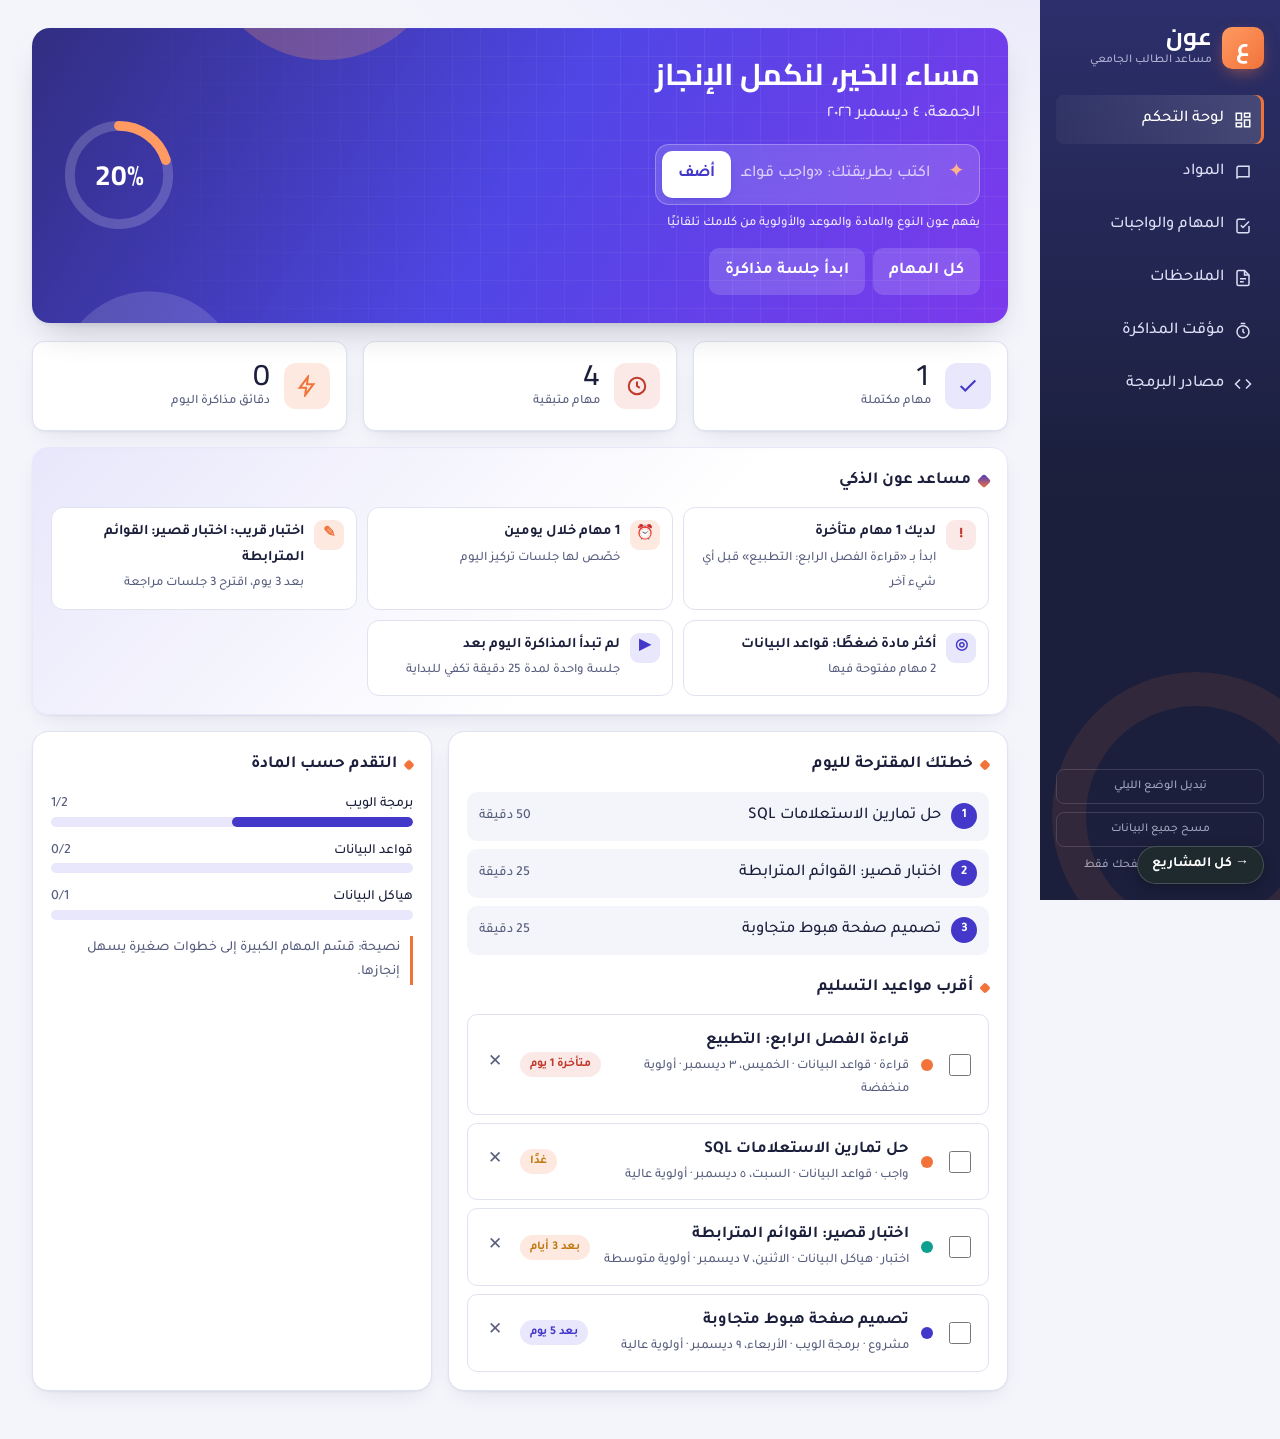
<file: عون/index.html>
<!DOCTYPE html>
<html lang="ar" dir="rtl">
<head>
<meta charset="UTF-8">
<meta name="viewport" content="width=device-width, initial-scale=1, viewport-fit=cover">
<meta name="description" content="عون – منصة لتنظيم الحياة الدراسية للطالب الجامعي">
<title>عون – مساعد الطالب الجامعي</title>
<link rel="preconnect" href="https://fonts.googleapis.com">
<link rel="stylesheet" href="https://fonts.googleapis.com/css2?family=Cairo:wght@500;600;700;800&family=Tajawal:wght@400;500;700&display=swap">
<style>
/* Layout: fixed side rail (RTL right) + scrolling workspace; rail becomes a top tab strip on phones */
:root{
  --bg:#f4f5fb; --surface:#ffffff; --ink:#1b1f3b; --muted:#585e7e; --line:#dfe2f0;
  --accent:#4338ca; --accent-soft:#e8e7fb; --gold:#f2733a; --gold-soft:#fde9df;
  --ok:#2f8a4c; --warn:#c07a12; --bad:#c0392b; --bad-soft:#fbe9e7;
  --rail:#1b1f3b; --rail-ink:#dcdff5;
  --display:"Cairo",Tahoma,sans-serif;
  --body:"Tajawal","Cairo",Tahoma,"Segoe UI",sans-serif;
  --r:12px;
}
@media (prefers-color-scheme:dark){:root:not([data-theme="light"]){
  --bg:#0f1124; --surface:#181b34; --ink:#eceefb; --muted:#a3a8cc; --line:#2a2e52;
  --accent:#8b85f5; --accent-soft:#272a5a; --gold:#ff8f5c; --gold-soft:#3d2419;
  --ok:#5cc47c; --warn:#e3aa45; --bad:#ef7464; --bad-soft:#3b1e1a; --rail:#0a0b1a; --rail-ink:#cfd2ef; color-scheme:dark}}
:root[data-theme="dark"]{
  --bg:#0f1124; --surface:#181b34; --ink:#eceefb; --muted:#a3a8cc; --line:#2a2e52;
  --accent:#8b85f5; --accent-soft:#272a5a; --gold:#ff8f5c; --gold-soft:#3d2419;
  --ok:#5cc47c; --warn:#e3aa45; --bad:#ef7464; --bad-soft:#3b1e1a; --rail:#0a0b1a; --rail-ink:#cfd2ef; color-scheme:dark}
*{box-sizing:border-box}
html,body{height:100%}
body{margin:0;background:var(--bg);color:var(--ink);font-family:var(--body);font-size:16.5px;line-height:1.75;font-weight:500}
button,input,select,textarea{font:inherit;color:inherit}
:focus-visible{outline:2px solid var(--gold);outline-offset:2px}
.app{display:grid;grid-template-columns:240px 1fr;min-height:100%}
.rail{background:var(--rail);color:var(--rail-ink);padding:24px 16px;display:flex;flex-direction:column;gap:24px;position:sticky;top:0;height:100vh}
.brand{display:flex;align-items:center;gap:10px}
.brand .mark{width:42px;height:42px;border-radius:10px;background:var(--gold);color:#ffffff;display:grid;place-items:center;font-family:var(--display);font-size:24px;font-weight:700}
.brand h1{font-family:var(--display);margin:0;font-size:24px;line-height:1.1;color:#fff}
.brand small{display:block;font-size:12px;opacity:.75}
nav{display:flex;flex-direction:column;gap:4px}
nav button{all:unset;cursor:pointer;padding:10px 12px;border-radius:8px;display:flex;gap:10px;align-items:center;font-weight:500}
nav button:hover{background:rgba(255,255,255,.07)}
nav button[aria-current="page"]{background:rgba(255,255,255,.12);color:#fff;box-shadow:inset -3px 0 0 var(--gold)}
nav svg{width:18px;height:18px;flex:none}
.rail .foot{margin-top:auto;font-size:12px;opacity:.7;display:flex;flex-direction:column;gap:8px}
.ghost{background:transparent;border:1px solid rgba(255,255,255,.2);color:inherit;border-radius:8px;padding:6px 10px;cursor:pointer}
main{padding:28px 32px 48px;min-width:0;max-width:1180px;width:100%}
.head{display:flex;justify-content:space-between;align-items:flex-end;gap:16px;flex-wrap:wrap;margin-bottom:22px}
.head h2{font-family:var(--display);font-size:30px;margin:0;line-height:1.2;text-wrap:balance}
.head p{margin:4px 0 0;color:var(--muted)}
.view[hidden]{display:none}
.modal[hidden]{display:none}
.panel{background:var(--surface);border:1px solid var(--line);border-radius:var(--r);padding:18px}
.panel h3{margin:0 0 12px;font-size:16px}
.grid{display:grid;gap:16px}
.stats{grid-template-columns:repeat(4,1fr)}
.stat{background:var(--surface);border:1px solid var(--line);border-radius:var(--r);padding:16px}
.stat .n{font-family:var(--display);font-size:34px;line-height:1.1;font-variant-numeric:tabular-nums}
.stat .l{color:var(--muted);font-size:13px}
.stat.hl{background:var(--accent);color:#fff;border-color:var(--accent)}
.stat.hl .l{color:rgba(255,255,255,.85)}
.two{grid-template-columns:1.4fr 1fr}
.bar{height:10px;background:var(--accent-soft);border-radius:99px;overflow:hidden}
.bar i{display:block;height:100%;background:var(--accent);border-radius:99px;transition:width .4s}
.btn{background:var(--accent);color:#fff;border:0;border-radius:8px;padding:9px 16px;font-weight:600;cursor:pointer}
.btn:hover{filter:brightness(1.08)}
.btn.sec{background:var(--accent-soft);color:var(--accent)}
.btn.danger{background:var(--bad)}
.icon-btn{background:none;border:0;cursor:pointer;color:var(--muted);padding:4px 6px;border-radius:6px}
.icon-btn:hover{background:var(--accent-soft);color:var(--ink)}
.form{display:grid;gap:10px;grid-template-columns:repeat(auto-fit,minmax(150px,1fr));align-items:end}
label{display:flex;flex-direction:column;gap:4px;font-size:13px;color:var(--muted);font-weight:500}
input,select,textarea{background:var(--bg);border:1px solid var(--line);border-radius:8px;padding:9px 10px;width:100%}
textarea{min-height:90px;resize:vertical}
.list{display:flex;flex-direction:column;gap:8px;margin:0;padding:0;list-style:none}
.item{display:flex;gap:12px;align-items:center;padding:12px 14px;background:var(--surface);border:1px solid var(--line);border-radius:10px}
.item .grow{flex:1;min-width:0}
.item .t{font-weight:600}
.item .s{font-size:13px;color:var(--muted)}
.item.done .t{text-decoration:line-through;color:var(--muted)}
.chk{width:22px;height:22px;accent-color:var(--accent);flex:none;cursor:pointer}
.pill{font-size:12px;padding:2px 10px;border-radius:99px;white-space:nowrap;font-weight:600}
.p-late{background:var(--bad-soft);color:var(--bad)}
.p-soon{background:var(--gold-soft);color:var(--warn)}
.p-ok{background:var(--accent-soft);color:var(--accent)}
.p-done{background:var(--accent-soft);color:var(--ok)}
.dot{width:12px;height:12px;border-radius:50%;flex:none}
.filters{display:flex;gap:6px;flex-wrap:wrap}
.chip{border:1px solid var(--line);background:var(--surface);border-radius:99px;padding:5px 14px;cursor:pointer;font-size:13px}
.chip[aria-pressed="true"]{background:var(--ink);color:var(--bg);border-color:var(--ink)}
.courses{grid-template-columns:repeat(auto-fill,minmax(240px,1fr))}
.course{background:var(--surface);border:1px solid var(--line);border-radius:var(--r);padding:16px;border-top:5px solid var(--c);display:flex;flex-direction:column;gap:6px}
.course .code{font-size:12px;color:var(--muted);letter-spacing:.04em;direction:ltr;text-align:right}
.course h4{margin:0;font-size:17px}
.notes{grid-template-columns:repeat(auto-fill,minmax(260px,1fr))}
.note{background:var(--gold-soft);border:1px solid var(--line);border-radius:var(--r);padding:16px;display:flex;flex-direction:column;gap:6px}
.note h4{margin:0}
.note p{margin:0;white-space:pre-wrap;word-break:break-word}
.timer{display:grid;grid-template-columns:auto 1fr;gap:28px;align-items:center}
.dial{position:relative;width:240px;height:240px}
.dial svg{width:100%;height:100%;transform:rotate(-90deg)}
.dial .read{position:absolute;inset:0;display:grid;place-items:center;text-align:center}
.dial .time{font-family:var(--display);font-size:52px;font-variant-numeric:tabular-nums;direction:ltr;line-height:1}
.dial .mode{color:var(--muted);font-size:14px}
.row{display:flex;gap:8px;flex-wrap:wrap;align-items:center}
.res{grid-template-columns:repeat(auto-fill,minmax(250px,1fr))}
.lang{background:var(--surface);border:1px solid var(--line);border-radius:var(--r);padding:16px}
.lang .badge{display:inline-block;font-family:ui-monospace,Consolas,monospace;font-weight:700;font-size:13px;padding:3px 10px;border-radius:6px;background:var(--ink);color:var(--bg);direction:ltr}
.lang p{color:var(--muted);font-size:14px;margin:8px 0}
.lang ul{margin:0;padding:0 18px 0 0}
.lang a{color:var(--accent);font-weight:500}
.empty{color:var(--muted);text-align:center;padding:22px;border:1px dashed var(--line);border-radius:10px}
.toast{position:fixed;bottom:calc(20px + env(safe-area-inset-bottom,0px));left:50%;transform:translateX(-50%);background:var(--ink);color:var(--bg);padding:10px 18px;border-radius:8px;opacity:0;pointer-events:none;transition:opacity .25s;z-index:20}
.toast.show{opacity:1}
.modal{position:fixed;inset:0;background:rgba(0,0,0,.45);display:grid;place-items:center;z-index:30;padding:16px}
.modal .box{background:var(--surface);border-radius:var(--r);padding:20px;max-width:380px;width:100%}
.quote{font-size:14px;color:var(--muted);border-right:3px solid var(--gold);padding-right:10px;margin:0}
@media (max-width:600px){.stats{grid-template-columns:1fr!important}}
@media (max-width:900px){.two{grid-template-columns:1fr}}
@media (max-width:760px){
  .app{grid-template-columns:1fr}
  .rail{position:sticky;top:env(safe-area-inset-top,0px);height:auto;padding:12px 16px;gap:10px;z-index:10}
  .rail .foot{display:none}
  .brand .mark{width:34px;height:34px;font-size:19px}.brand h1{font-size:19px}
  nav{flex-direction:row;overflow-x:auto;gap:2px;scrollbar-width:none}
  nav button{white-space:nowrap;padding:8px 10px;font-size:14px}
  nav button[aria-current="page"]{box-shadow:inset 0 -3px 0 var(--gold)}
  main{padding:20px 16px 48px}
  .head h2{font-size:24px}
  .timer{grid-template-columns:1fr;justify-items:center}
  .dial{width:210px;height:210px}
}
@media (prefers-reduced-motion:reduce){*{transition:none!important}}

/* ===== تحسينات الشكل ===== */
:root{--shadow:0 1px 2px rgba(27,31,59,.05),0 8px 24px -12px rgba(27,31,59,.18);--shadow-h:0 2px 4px rgba(27,31,59,.06),0 18px 36px -16px rgba(27,31,59,.3)}
@media (prefers-color-scheme:dark){:root:not([data-theme="light"]){--shadow:0 1px 2px rgba(0,0,0,.3),0 8px 24px -12px rgba(0,0,0,.6);--shadow-h:0 18px 36px -16px rgba(0,0,0,.8)}}
:root[data-theme="dark"]{--shadow:0 1px 2px rgba(0,0,0,.3),0 8px 24px -12px rgba(0,0,0,.6);--shadow-h:0 18px 36px -16px rgba(0,0,0,.8)}
body{background:radial-gradient(1200px 500px at 85% -10%,var(--accent-soft),transparent 60%),var(--bg);background-attachment:fixed}
.rail{background:linear-gradient(180deg,#2c2f6b 0%,var(--rail) 55%);overflow:hidden}
.rail::after{content:"";position:absolute;inset:auto -60px -60px auto;width:220px;height:220px;border-radius:50%;border:34px solid rgba(242,115,58,.10);pointer-events:none}
.brand .mark{box-shadow:0 6px 18px -6px rgba(242,115,58,.7);background:linear-gradient(135deg,#ff9a62,var(--gold))}
nav button{transition:background .2s,color .2s,transform .2s}
nav button:hover{transform:translateX(-3px)}
nav button[aria-current="page"]{background:linear-gradient(90deg,rgba(255,255,255,.04),rgba(255,255,255,.14))}
.hero{position:relative;overflow:hidden;border-radius:18px;padding:28px;margin-bottom:18px;color:#fff;
  background:linear-gradient(120deg,#3730a3 0%,#4f46e5 55%,#7c3aed 100%);box-shadow:var(--shadow-h);display:flex;gap:24px;align-items:center;justify-content:space-between;flex-wrap:wrap}
.hero::before{content:"";position:absolute;inset:0;background:
  radial-gradient(circle at 12% 120%,rgba(255,255,255,.14) 0 90px,transparent 91px),
  radial-gradient(circle at 30% -30%,rgba(255,154,98,.25) 0 120px,transparent 121px);pointer-events:none}
.hero h2{font-family:var(--display);font-size:30px;margin:0;line-height:1.25;text-wrap:balance}
.hero p{margin:6px 0 16px;opacity:.85}
.hero .btn{background:#fff;color:#4338ca}
.hero .btn.sec{background:rgba(255,255,255,.15);color:#fff}
.hring{position:relative;width:118px;height:118px;flex:none}
.hring svg{width:100%;height:100%;transform:rotate(-90deg)}
.hring b{position:absolute;inset:0;display:grid;place-items:center;font-family:var(--display);font-size:28px;line-height:1}
.hring small{position:absolute;bottom:-22px;width:100%;text-align:center;font-size:12px;opacity:.85}
.stat{display:flex;gap:14px;align-items:center;box-shadow:var(--shadow);transition:transform .2s,box-shadow .2s}
.stat:hover{transform:translateY(-3px);box-shadow:var(--shadow-h)}
.stat .ic{width:46px;height:46px;border-radius:12px;display:grid;place-items:center;flex:none;background:var(--accent-soft);color:var(--accent)}
.stat .ic svg{width:22px;height:22px}
.stat .ic.g{background:var(--gold-soft);color:var(--gold)}
.stat .ic.r{background:var(--bad-soft);color:var(--bad)}
.stat .n{font-size:30px}
.panel,.course,.lang,.note{box-shadow:var(--shadow)}
.panel{border-radius:16px}
.panel h3{display:flex;align-items:center;gap:8px;font-size:17px}
.panel h3::before{content:"";width:8px;height:8px;border-radius:2px;background:var(--gold);transform:rotate(45deg)}
.item{transition:transform .15s,box-shadow .15s,border-color .15s}
.item:hover{transform:translateY(-1px);box-shadow:var(--shadow);border-color:var(--accent-soft)}
.course,.lang,.note{transition:transform .2s,box-shadow .2s}
.course:hover,.lang:hover,.note:hover{transform:translateY(-4px);box-shadow:var(--shadow-h)}
.course{border-top:0;position:relative;overflow:hidden;padding-top:22px}
.course::before{content:"";position:absolute;inset:0 0 auto 0;height:6px;background:var(--c)}
.course h4{font-size:19px;font-family:var(--display);font-weight:500}
.note{background:linear-gradient(180deg,var(--gold-soft),var(--surface) 140%);border-color:transparent;position:relative}
.note::before{content:"";position:absolute;top:-1px;left:22px;width:38px;height:12px;background:var(--gold);opacity:.5;border-radius:0 0 4px 4px}
.lang{display:flex;flex-direction:column}
.lang .badge{align-self:flex-start;background:var(--accent);color:#fff;font-size:14px;padding:5px 12px}
.lang li{margin:3px 0}
.lang a{text-decoration:none}.lang a:hover{text-decoration:underline}
.btn{border-radius:10px;transition:transform .15s,filter .15s;box-shadow:0 4px 12px -6px var(--accent)}
.btn:active{transform:scale(.97)}
.btn.sec{box-shadow:none}
.head h2{position:relative;padding-bottom:6px}
.head h2::after{content:"";position:absolute;right:0;bottom:0;width:44px;height:4px;border-radius:4px;background:var(--gold)}
input,select,textarea{border-radius:10px;transition:border-color .15s,box-shadow .15s}
input:focus,select:focus,textarea:focus{outline:none;border-color:var(--accent);box-shadow:0 0 0 3px var(--accent-soft)}
.timer{border-radius:20px;padding:28px}
.dial{filter:drop-shadow(0 10px 22px rgba(67,56,202,.18))}
.view:not([hidden]){animation:fade .35s ease}
@keyframes fade{from{opacity:.4;transform:translateY(6px)}to{opacity:1;transform:none}}
.hero{background:linear-gradient(120deg,#312e81 0%,#4f46e5 50%,#7c3aed 100%)}
.hero::after{content:"";position:absolute;inset:0;background-image:linear-gradient(rgba(255,255,255,.06) 1px,transparent 1px),linear-gradient(90deg,rgba(255,255,255,.06) 1px,transparent 1px);background-size:28px 28px;mask-image:linear-gradient(90deg,transparent,#000 70%);-webkit-mask-image:linear-gradient(90deg,transparent,#000 70%);pointer-events:none}
.hero>*{position:relative;z-index:1}
.smart{display:flex;gap:8px;align-items:center;background:rgba(255,255,255,.14);border:1px solid rgba(255,255,255,.28);backdrop-filter:blur(8px);-webkit-backdrop-filter:blur(8px);border-radius:14px;padding:6px 6px 6px 6px;max-width:560px}
.smart .spark{color:#ffb38a;font-size:20px;padding:0 8px;animation:pulse 2.4s infinite}
.smart input{background:transparent;border:0;color:#fff;flex:1;min-width:0;padding:8px 2px}
.smart input::placeholder{color:rgba(255,255,255,.7)}
.smart input:focus{box-shadow:none}
.smart-prev{font-size:13px;margin-top:8px;opacity:.9;min-height:22px;display:flex;gap:6px;flex-wrap:wrap}
.smart-prev .tag{background:rgba(255,255,255,.18);padding:1px 10px;border-radius:99px}
@keyframes pulse{50%{opacity:.4;transform:scale(.85)}}
.ai{background:linear-gradient(135deg,var(--accent-soft),var(--surface) 60%);border-color:var(--accent-soft)}
.ai h3::before{background:linear-gradient(135deg,var(--accent),var(--gold));width:10px;height:10px}
.insights{grid-template-columns:repeat(auto-fit,minmax(230px,1fr));gap:10px}
.ins{display:flex;gap:10px;align-items:flex-start;background:var(--surface);border:1px solid var(--line);border-radius:12px;padding:12px;font-size:14.5px}
.ins i{font-style:normal;width:30px;height:30px;border-radius:9px;display:grid;place-items:center;flex:none;font-weight:800}
.ins.bad i{background:var(--bad-soft);color:var(--bad)}.ins.warn i{background:var(--gold-soft);color:var(--gold)}.ins.good i{background:var(--accent-soft);color:var(--accent)}
.ins b{display:block}.ins span{color:var(--muted);font-size:13px}
.plan{margin:0;padding:0;list-style:none;counter-reset:p;display:flex;flex-direction:column;gap:8px}
.plan li{counter-increment:p;display:flex;gap:10px;align-items:center;padding:10px 12px;border-radius:10px;background:var(--bg)}
.plan li::before{content:counter(p);width:26px;height:26px;border-radius:50%;background:var(--accent);color:#fff;display:grid;place-items:center;font-size:13px;font-weight:700;flex:none}
.plan small{color:var(--muted);margin-inline-start:auto;white-space:nowrap}
@media (max-width:760px){.hero{padding:20px}.hero h2{font-size:22px}.hring{width:96px;height:96px}.rail::after{display:none}}
</style>

</head>
<body>
<div class="app">
  <aside class="rail">
    <div class="brand"><div class="mark">ع</div><div><h1>عون</h1><small>مساعد الطالب الجامعي</small></div></div>
    <nav id="nav" aria-label="الأقسام">
      <button data-v="dash"><svg viewBox="0 0 24 24" fill="none" stroke="currentColor" stroke-width="2"><rect x="3" y="3" width="7" height="9"/><rect x="14" y="3" width="7" height="5"/><rect x="14" y="12" width="7" height="9"/><rect x="3" y="16" width="7" height="5"/></svg>لوحة التحكم</button>
      <button data-v="courses"><svg viewBox="0 0 24 24" fill="none" stroke="currentColor" stroke-width="2"><path d="M4 19.5A2.5 2.5 0 0 1 6.5 17H20V3H6.5A2.5 2.5 0 0 0 4 5.5z"/></svg>المواد</button>
      <button data-v="tasks"><svg viewBox="0 0 24 24" fill="none" stroke="currentColor" stroke-width="2"><path d="M9 11l3 3 8-8"/><path d="M20 12v7a2 2 0 0 1-2 2H6a2 2 0 0 1-2-2V5a2 2 0 0 1 2-2h9"/></svg>المهام والواجبات</button>
      <button data-v="notes"><svg viewBox="0 0 24 24" fill="none" stroke="currentColor" stroke-width="2"><path d="M14 2H6a2 2 0 0 0-2 2v16a2 2 0 0 0 2 2h12a2 2 0 0 0 2-2V8z"/><path d="M14 2v6h6M8 13h8M8 17h5"/></svg>الملاحظات</button>
      <button data-v="timer"><svg viewBox="0 0 24 24" fill="none" stroke="currentColor" stroke-width="2"><circle cx="12" cy="13" r="8"/><path d="M12 9v4l2 2M9 2h6"/></svg>مؤقت المذاكرة</button>
      <button data-v="res"><svg viewBox="0 0 24 24" fill="none" stroke="currentColor" stroke-width="2"><path d="M16 18l6-6-6-6M8 6l-6 6 6 6"/></svg>مصادر البرمجة</button>
    </nav>
    <div class="foot">
      <button class="ghost" id="themeBtn">تبديل الوضع الليلي</button>
      <button class="ghost" id="resetBtn">مسح جميع البيانات</button>
      <span>بياناتك محفوظة في متصفحك فقط</span>
    </div>
  </aside>

  <main>
    <!-- لوحة التحكم -->
    <section class="view" id="v-dash">
      <div class="hero">
        <div style="position:relative;min-width:0"><h2 id="greet">أهلًا بك</h2><p id="today"></p>
          <form id="smartForm" class="smart"><span class="spark">✦</span><input id="smartIn" placeholder="اكتب بطريقتك: «واجب قواعد البيانات بكرة مهم»" aria-label="إضافة ذكية"><button class="btn">أضف</button></form>
          <div id="smartPrev" class="smart-prev">يفهم عون النوع والمادة والموعد والأولوية من كلامك تلقائيًا</div>
          <div class="row" style="margin-top:12px"><button class="btn sec" data-go="tasks">كل المهام</button><button class="btn sec" data-go="timer">ابدأ جلسة مذاكرة</button></div></div>
        <div class="hring"><svg viewBox="0 0 120 120"><circle cx="60" cy="60" r="50" fill="none" stroke="rgba(255,255,255,.18)" stroke-width="10"/><circle id="hRing" cx="60" cy="60" r="50" fill="none" stroke="#ff9a62" stroke-width="10" stroke-linecap="round" stroke-dasharray="314.2" stroke-dashoffset="314.2" style="transition:stroke-dashoffset .8s"/></svg><b id="sPct">0%</b><small>نسبة الإنجاز</small></div>
      </div>
      <div class="grid stats" style="grid-template-columns:repeat(3,1fr)">
        <div class="stat"><div class="ic"><svg viewBox="0 0 24 24" fill="none" stroke="currentColor" stroke-width="2.2"><path d="M20 6L9 17l-5-5"/></svg></div><div><div class="n" id="sDone">0</div><div class="l">مهام مكتملة</div></div></div>
        <div class="stat"><div class="ic r"><svg viewBox="0 0 24 24" fill="none" stroke="currentColor" stroke-width="2.2"><circle cx="12" cy="12" r="9"/><path d="M12 7v5l3 2"/></svg></div><div><div class="n" id="sLeft">0</div><div class="l">مهام متبقية</div></div></div>
        <div class="stat"><div class="ic g"><svg viewBox="0 0 24 24" fill="none" stroke="currentColor" stroke-width="2.2"><path d="M13 2L4 14h7l-1 8 9-12h-7z"/></svg></div><div><div class="n" id="sMin">0</div><div class="l">دقائق مذاكرة اليوم</div></div></div>
      </div>
      <div class="panel ai" style="margin-top:16px"><h3>مساعد عون الذكي</h3><div class="grid insights" id="insights"></div></div>
      <div class="grid two" style="margin-top:16px">
        <div class="panel"><h3>خطتك المقترحة لليوم</h3><ol class="plan" id="plan"></ol><h3 style="margin-top:18px">أقرب مواعيد التسليم</h3><ul class="list" id="upcoming"></ul></div>
        <div class="panel"><h3>التقدم حسب المادة</h3><div id="perCourse" class="grid" style="gap:12px"></div>
          <p class="quote" style="margin-top:16px" id="tip"></p></div>
      </div>
    </section>

    <!-- المواد -->
    <section class="view" id="v-courses" hidden>
      <div class="head"><div><h2>موادي الدراسية</h2><p>أضف مواد الفصل الحالي ليتم ربط المهام بها.</p></div></div>
      <form class="panel form" id="courseForm" style="margin-bottom:16px">
        <label>اسم المادة<input id="cName" required placeholder="مثال: قواعد البيانات"></label>
        <label>رمز المادة<input id="cCode" placeholder="CS 341"></label>
        <label>اسم الدكتور/ة<input id="cProf" placeholder="د. ..."></label>
        <label>الساعات<input id="cHours" type="number" min="1" max="6" value="3"></label>
        <label>اللون<input id="cColor" type="color" value="#4338ca" style="padding:2px;height:42px"></label>
        <button class="btn">إضافة المادة</button>
      </form>
      <div class="grid courses" id="courseList"></div>
    </section>

    <!-- المهام -->
    <section class="view" id="v-tasks" hidden>
      <div class="head"><div><h2>المهام والواجبات</h2><p>نظّم الواجبات والمشاريع والاختبارات مع مواعيد التسليم.</p></div></div>
      <form class="panel form" id="taskForm" style="margin-bottom:16px">
        <label style="grid-column:span 2">عنوان المهمة<input id="tTitle" required placeholder="مثال: تسليم واجب 3"></label>
        <label>النوع<select id="tType"><option>واجب</option><option>مشروع</option><option>اختبار</option><option>قراءة</option></select></label>
        <label>المادة<select id="tCourse"></select></label>
        <label>موعد التسليم<input id="tDue" type="date" required></label>
        <label>الأولوية<select id="tPri"><option value="3">عالية</option><option value="2" selected>متوسطة</option><option value="1">منخفضة</option></select></label>
        <button class="btn">إضافة المهمة</button>
      </form>
      <div class="row" style="justify-content:space-between;margin-bottom:12px">
        <div class="filters" id="tFilter">
          <button class="chip" data-f="all" aria-pressed="true">الكل</button>
          <button class="chip" data-f="open" aria-pressed="false">المتبقية</button>
          <button class="chip" data-f="done" aria-pressed="false">المكتملة</button>
          <button class="chip" data-f="late" aria-pressed="false">المتأخرة</button>
        </div>
        <input id="tSearch" placeholder="بحث في المهام..." style="max-width:220px">
      </div>
      <ul class="list" id="taskList"></ul>
    </section>

    <!-- الملاحظات -->
    <section class="view" id="v-notes" hidden>
      <div class="head"><div><h2>الملاحظات</h2><p>دوّن ملخصات المحاضرات والأفكار المهمة.</p></div></div>
      <form class="panel" id="noteForm" style="margin-bottom:16px;display:grid;gap:10px">
        <input type="hidden" id="nId">
        <div class="form"><label>العنوان<input id="nTitle" required placeholder="عنوان الملاحظة"></label><label>المادة<select id="nCourse"></select></label></div>
        <label>المحتوى<textarea id="nBody" required placeholder="اكتب ملاحظتك هنا..."></textarea></label>
        <div class="row"><button class="btn" id="nSave">حفظ الملاحظة</button><button type="button" class="btn sec" id="nCancel" hidden>إلغاء التعديل</button></div>
      </form>
      <input id="nSearch" placeholder="بحث في الملاحظات..." style="max-width:280px;margin-bottom:12px">
      <div class="grid notes" id="noteList"></div>
    </section>

    <!-- المؤقت -->
    <section class="view" id="v-timer" hidden>
      <div class="head"><div><h2>مؤقت المذاكرة</h2><p>تقنية بومودورو: جلسة تركيز ثم استراحة قصيرة، وبعد أربع جلسات استراحة طويلة.</p></div></div>
      <div class="panel timer">
        <div class="dial">
          <svg viewBox="0 0 120 120"><circle cx="60" cy="60" r="54" fill="none" stroke="var(--accent-soft)" stroke-width="8"/><circle id="ring" cx="60" cy="60" r="54" fill="none" stroke="var(--accent)" stroke-width="8" stroke-linecap="round" stroke-dasharray="339.3" stroke-dashoffset="0"/></svg>
          <div class="read"><div><div class="time" id="clock">25:00</div><div class="mode" id="modeLbl">جلسة تركيز</div></div></div>
        </div>
        <div style="display:grid;gap:16px">
          <div class="filters" id="modes">
            <button class="chip" data-m="focus" aria-pressed="true">تركيز</button>
            <button class="chip" data-m="short" aria-pressed="false">استراحة قصيرة</button>
            <button class="chip" data-m="long" aria-pressed="false">استراحة طويلة</button>
          </div>
          <div class="row"><button class="btn" id="startBtn">ابدأ</button><button class="btn sec" id="resetT">إعادة ضبط</button></div>
          <div class="form" style="max-width:460px">
            <label>التركيز (دقيقة)<input id="dFocus" type="number" min="1" max="120" value="25"></label>
            <label>استراحة قصيرة<input id="dShort" type="number" min="1" max="30" value="5"></label>
            <label>استراحة طويلة<input id="dLong" type="number" min="1" max="60" value="15"></label>
          </div>
          <div class="row" style="color:var(--muted)">جلسات اليوم: <b id="sessCount" style="color:var(--ink)">0</b> · دقائق التركيز: <b id="focusMin" style="color:var(--ink)">0</b></div>
        </div>
      </div>
    </section>

    <!-- المصادر -->
    <section class="view" id="v-res" hidden>
      <div class="head"><div><h2>مصادر تعلم البرمجة</h2><p>مصادر مجانية مختارة لكل لغة، مع مسار مقترح للبداية.</p></div></div>
      <div class="grid res" id="resList"></div>
    </section>
  </main>
</div>
<div class="toast" id="toast" role="status"></div>
<div class="modal" id="confirmBox" hidden><div class="box"><p id="confirmMsg" style="margin-top:0;font-weight:600"></p><div class="row"><button class="btn danger" id="cYes">نعم، احذف</button><button class="btn sec" id="cNo">إلغاء</button></div></div></div>

<script>
(function(){
const $=s=>document.querySelector(s), $$=s=>[...document.querySelectorAll(s)];
const KEY='aoun-data-v1';
const load=()=>{try{return JSON.parse(localStorage.getItem(KEY))}catch(e){return null}};
const save=()=>{try{localStorage.setItem(KEY,JSON.stringify(S))}catch(e){}};
const uid=()=>Date.now().toString(36)+Math.random().toString(36).slice(2,6);
const iso=d=>{const x=new Date(d);x.setMinutes(x.getMinutes()-x.getTimezoneOffset());return x.toISOString().slice(0,10)};
const addDays=n=>{const d=new Date();d.setDate(d.getDate()+n);return iso(d)};
const esc=s=>String(s??'').replace(/[&<>"']/g,c=>({'&':'&amp;','<':'&lt;','>':'&gt;','"':'&quot;',"'":'&#39;'}[c]));
function seed(){
  const c1=uid(),c2=uid(),c3=uid();
  return {courses:[
    {id:c1,name:'برمجة الويب',code:'IT 251',prof:'د. سارة العتيبي',hours:3,color:'#4338ca'},
    {id:c2,name:'قواعد البيانات',code:'CS 341',prof:'د. خالد الحربي',hours:3,color:'#f2733a'},
    {id:c3,name:'هياكل البيانات',code:'CS 212',prof:'د. نورة القحطاني',hours:4,color:'#0e9f8e'}],
  tasks:[
    {id:uid(),title:'تصميم صفحة هبوط متجاوبة',type:'مشروع',course:c1,due:addDays(5),pri:3,done:false},
    {id:uid(),title:'حل تمارين الاستعلامات SQL',type:'واجب',course:c2,due:addDays(1),pri:3,done:false},
    {id:uid(),title:'اختبار قصير: القوائم المترابطة',type:'اختبار',course:c3,due:addDays(3),pri:2,done:false},
    {id:uid(),title:'قراءة الفصل الرابع: التطبيع',type:'قراءة',course:c2,due:addDays(-1),pri:1,done:false},
    {id:uid(),title:'رفع واجب CSS Grid',type:'واجب',course:c1,due:addDays(-3),pri:2,done:true}],
  notes:[
    {id:uid(),title:'أشكال التطبيع',course:c2,body:'1NF: قيم ذرية\n2NF: لا اعتماد جزئي\n3NF: لا اعتماد متعدٍّ',date:iso(new Date())},
    {id:uid(),title:'الفرق بين Flex و Grid',course:c1,body:'Flex لبُعد واحد (صف أو عمود)، وGrid لبُعدين.',date:iso(new Date())}],
  study:{}, settings:{focus:25,short:5,long:15}};
}
let S=load()||seed(); save();
const course=id=>S.courses.find(c=>c.id===id);
function toast(m){const t=$('#toast');t.textContent=m;t.classList.add('show');clearTimeout(t._h);t._h=setTimeout(()=>t.classList.remove('show'),2000)}
let pending=null;
function ask(msg,fn){$('#confirmMsg').textContent=msg;pending=fn;$('#confirmBox').hidden=false;$('#cNo').focus()}
$('#cYes').onclick=()=>{$('#confirmBox').hidden=true;pending&&pending();pending=null};
$('#cNo').onclick=()=>{$('#confirmBox').hidden=true;pending=null};

/* التنقل */
function show(v){$$('.view').forEach(s=>s.hidden=s.id!=='v-'+v);$$('#nav button').forEach(b=>{if(b.dataset.v===v)b.setAttribute('aria-current','page');else b.removeAttribute('aria-current')});
  try{localStorage.setItem('aoun-view',v)}catch(e){} render(); window.scrollTo(0,0)}
$$('#nav button').forEach(b=>b.onclick=()=>show(b.dataset.v));
$$('[data-go]').forEach(b=>b.onclick=()=>{show(b.dataset.go);$('#tTitle').focus()});

/* الحالة الزمنية للمهمة */
function status(t){if(t.done)return['p-done','مكتملة'];const d=Math.round((new Date(t.due)-new Date(iso(new Date())))/864e5);
  if(d<0)return['p-late',`متأخرة ${-d} يوم`];if(d===0)return['p-soon','اليوم'];if(d===1)return['p-soon','غدًا'];if(d<=3)return['p-soon',`بعد ${d} أيام`];return['p-ok',`بعد ${d} يوم`]}
const fmt=d=>new Date(d).toLocaleDateString('ar-SA-u-ca-gregory',{weekday:'short',day:'numeric',month:'short'});

function taskRow(t){const c=course(t.course);const [cls,lbl]=status(t);
  return `<li class="item ${t.done?'done':''}"><input type="checkbox" class="chk" data-tog="${t.id}" ${t.done?'checked':''} aria-label="تم"><span class="dot" style="background:${c?esc(c.color):'var(--muted)'}"></span>
  <div class="grow"><div class="t">${esc(t.title)}</div><div class="s">${esc(t.type)} · ${c?esc(c.name):'بدون مادة'} · ${fmt(t.due)} · أولوية ${['','منخفضة','متوسطة','عالية'][t.pri]}</div></div>
  <span class="pill ${cls}">${lbl}</span><button class="icon-btn" data-del-task="${t.id}" aria-label="حذف">✕</button></li>`}

let tf='all';
function render(){
  const opts='<option value="">بدون مادة</option>'+S.courses.map(c=>`<option value="${c.id}">${esc(c.name)}</option>`).join('');
  ['#tCourse','#nCourse'].forEach(s=>{const v=$(s).value;$(s).innerHTML=opts;$(s).value=v});
  // لوحة التحكم
  const done=S.tasks.filter(t=>t.done).length,left=S.tasks.length-done;
  $('#sDone').textContent=done;$('#sLeft').textContent=left;const pct=S.tasks.length?Math.round(done/S.tasks.length*100):0;$('#sPct').textContent=pct+'%';$('#hRing').style.strokeDashoffset=314.2*(1-pct/100);
  $('#sMin').textContent=(S.study[iso(new Date())]||{min:0}).min;
  const up=S.tasks.filter(t=>!t.done).sort((a,b)=>a.due.localeCompare(b.due)).slice(0,5);
  $('#upcoming').innerHTML=up.length?up.map(taskRow).join(''):'<li class="empty">لا توجد مهام متبقية، أحسنت!</li>';
  $('#perCourse').innerHTML=S.courses.length?S.courses.map(c=>{const ts=S.tasks.filter(t=>t.course===c.id),d=ts.filter(t=>t.done).length,p=ts.length?Math.round(d/ts.length*100):0;
    return `<div><div class="row" style="justify-content:space-between;font-size:14px"><span>${esc(c.name)}</span><span style="color:var(--muted)">${d}/${ts.length}</span></div><div class="bar"><i style="width:${p}%;background:${esc(c.color)}"></i></div></div>`}).join(''):'<div class="empty">أضف موادك من قسم المواد</div>';
  smartRender();
  // المواد
  $('#courseList').innerHTML=S.courses.length?S.courses.map(c=>{const ts=S.tasks.filter(t=>t.course===c.id);
    return `<div class="course" style="--c:${esc(c.color)}"><div class="code">${esc(c.code)}</div><h4>${esc(c.name)}</h4><div class="s" style="color:var(--muted);font-size:13px">${esc(c.prof||'—')} · ${esc(c.hours)} ساعات</div>
    <div class="row" style="justify-content:space-between;margin-top:6px"><span class="pill p-ok">${ts.filter(t=>!t.done).length} مهام متبقية</span><button class="icon-btn" data-del-course="${c.id}">حذف</button></div></div>`}).join(''):'<div class="empty">لم تُضف أي مادة بعد</div>';
  // المهام
  const q=$('#tSearch').value.trim();
  let ts=S.tasks.filter(t=>tf==='all'||(tf==='done'?t.done:tf==='open'?!t.done:(!t.done&&status(t)[0]==='p-late'))).filter(t=>!q||t.title.includes(q));
  ts.sort((a,b)=>a.done-b.done||a.due.localeCompare(b.due)||b.pri-a.pri);
  $('#taskList').innerHTML=ts.length?ts.map(taskRow).join(''):'<li class="empty">لا توجد مهام في هذا التصنيف</li>';
  // الملاحظات
  const nq=$('#nSearch').value.trim();
  const ns=S.notes.filter(n=>!nq||(n.title+n.body).includes(nq));
  $('#noteList').innerHTML=ns.length?ns.map(n=>{const c=course(n.course);return `<div class="note"><h4>${esc(n.title)}</h4><div style="font-size:12px;color:var(--muted)">${c?esc(c.name)+' · ':''}${fmt(n.date)}</div><p>${esc(n.body)}</p>
    <div class="row" style="margin-top:auto"><button class="icon-btn" data-edit-note="${n.id}">تعديل</button><button class="icon-btn" data-del-note="${n.id}">حذف</button></div></div>`}).join(''):'<div class="empty">لا توجد ملاحظات</div>';
  const st=S.study[iso(new Date())]||{n:0,min:0};$('#sessCount').textContent=st.n;$('#focusMin').textContent=st.min;
}

/* الذكاء: تحليل المهام */
const daysTo=t=>Math.round((new Date(t.due)-new Date(iso(new Date())))/864e5);
const score=t=>t.pri*10-daysTo(t)*4+({'اختبار':8,'مشروع':5,'واجب':3,'قراءة':0}[t.type]||0);
function smartRender(){
  const open=S.tasks.filter(t=>!t.done),late=open.filter(t=>daysTo(t)<0),soon=open.filter(t=>daysTo(t)>=0&&daysTo(t)<=2),exams=open.filter(t=>t.type==='اختبار'&&daysTo(t)>=0&&daysTo(t)<=7);
  const st=S.study[iso(new Date())]||{n:0,min:0};let streak=0;for(let i=0;;i++){const d=new Date();d.setDate(d.getDate()-i);if((S.study[iso(d)]||{}).n)streak++;else if(i>0)break;if(i>60)break}
  const busy={};open.forEach(t=>{if(t.course)busy[t.course]=(busy[t.course]||0)+1});const top=Object.entries(busy).sort((a,b)=>b[1]-a[1])[0];
  const I=[];
  if(late.length)I.push(['bad','!',`لديك ${late.length} مهام متأخرة`,`ابدأ بـ «${late[0].title}» قبل أي شيء آخر`]);
  if(soon.length)I.push(['warn','⏰',`${soon.length} مهام خلال يومين`,'خصّص لها جلسات تركيز اليوم']);
  if(exams.length)I.push(['warn','✎',`اختبار قريب: ${exams[0].title}`,`بعد ${daysTo(exams[0])||'0'} يوم، اقترح 3 جلسات مراجعة`]);
  if(top&&top[1]>1)I.push(['good','◎',`أكثر مادة ضغطًا: ${course(top[0])?.name||''}`,`${top[1]} مهام مفتوحة فيها`]);
  I.push(st.n?['good','★',`أنجزت ${st.n} جلسات اليوم (${st.min} دقيقة)`,streak>1?`استمرارية ${streak} أيام متتالية، رائع!`:'استمر بنفس الوتيرة']:['good','▶','لم تبدأ المذاكرة اليوم بعد','جلسة واحدة لمدة 25 دقيقة تكفي للبداية']);
  if(!open.length)I.push(['good','✓','لا توجد مهام مفتوحة','وقت مناسب للتعلم من قسم مصادر البرمجة']);
  $('#insights').innerHTML=I.map(([c,i,b,s])=>`<div class="ins ${c}"><i>${i}</i><div><b>${esc(b)}</b><span>${esc(s)}</span></div></div>`).join('');
  const plan=open.slice().sort((a,b)=>score(b)-score(a)).slice(0,3);
  $('#plan').innerHTML=plan.length?plan.map((t,k)=>`<li><span>${esc(t.title)}</span><small>${k===0?'50':'25'} دقيقة</small></li>`).join(''):'<li>يومك فارغ، استمتع بوقتك!</li>';
}
/* الإضافة الذكية: فهم النص العربي */
const norm=s=>s.replace(/[أإآ]/g,'ا').replace(/ة/g,'ه').replace(/ى/g,'ي');
function parse(txt){
  const n=norm(txt),r={title:txt.trim(),type:'واجب',course:'',due:addDays(2),pri:2};
  for(const k of ['اختبار','مشروع','قراءة','واجب'])if(n.includes(norm(k))){r.type=k;break}
  if(/كويز|امتحان|ميد|فاينل/.test(n))r.type='اختبار';
  const c=S.courses.find(c=>n.includes(norm(c.name))||(c.code&&n.toLowerCase().includes(c.code.toLowerCase())));if(c)r.course=c.id;
  let m;
  if(/بعد بكره|بعد غد/.test(n))r.due=addDays(2);else if(/بكره|بكرا|غدا|غد/.test(n))r.due=addDays(1);else if(/اليوم|الليله/.test(n))r.due=addDays(0);
  else if(m=n.match(/بعد (\d+) (يوم|ايام)/))r.due=addDays(+m[1]);else if(/اسبوعين/.test(n))r.due=addDays(14);else if(/اسبوع/.test(n))r.due=addDays(7);
  const days=['الاحد','الاثنين','الثلاثاء','الاربعاء','الخميس','الجمعه','السبت'];days.forEach((d,i)=>{if(n.includes(d)){let k=(i-new Date().getDay()+7)%7||7;r.due=addDays(k)}});
  if(/مهم|عاجل|ضروري/.test(n))r.pri=3;else if(/بسيط|عادي|مو مهم/.test(n))r.pri=1;
  r.title=txt.replace(/\s*(بكرة|بكره|بكرا|غدًا|غدا|بعد غد|بعد بكرة|اليوم|الليلة|مهم جدا|مهم|عاجل|ضروري)\s*/g,' ').replace(/\s+/g,' ').trim()||txt;
  return r}
$('#smartIn').oninput=()=>{const v=$('#smartIn').value.trim();if(!v){$('#smartPrev').textContent='يفهم عون النوع والمادة والموعد والأولوية من كلامك تلقائيًا';return}
  const r=parse(v),c=course(r.course);$('#smartPrev').innerHTML=[r.type,c?c.name:'بدون مادة',fmt(r.due),'أولوية '+['','منخفضة','متوسطة','عالية'][r.pri]].map(x=>`<span class="tag">${esc(x)}</span>`).join('')};
$('#smartForm').onsubmit=e=>{e.preventDefault();const v=$('#smartIn').value.trim();if(!v)return;S.tasks.push({id:uid(),...parse(v),done:false});save();$('#smartIn').value='';$('#smartIn').oninput();render();toast('فهمت! أُضيفت المهمة')};

/* الأحداث */
document.addEventListener('change',e=>{const id=e.target.dataset.tog;if(id){const t=S.tasks.find(x=>x.id===id);t.done=e.target.checked;save();render();toast(t.done?'تم إنجاز المهمة 🎉':'أُعيدت المهمة للمتبقية')}});
document.addEventListener('click',e=>{const d=e.target.dataset;
  if(d.delTask)ask('حذف هذه المهمة؟',()=>{S.tasks=S.tasks.filter(t=>t.id!==d.delTask);save();render();toast('حُذفت المهمة')});
  if(d.delCourse)ask('حذف المادة؟ ستبقى مهامها بدون مادة.',()=>{S.courses=S.courses.filter(c=>c.id!==d.delCourse);S.tasks.forEach(t=>{if(t.course===d.delCourse)t.course=''});save();render();toast('حُذفت المادة')});
  if(d.delNote)ask('حذف هذه الملاحظة؟',()=>{S.notes=S.notes.filter(n=>n.id!==d.delNote);save();render();toast('حُذفت الملاحظة')});
  if(d.editNote){const n=S.notes.find(x=>x.id===d.editNote);$('#nId').value=n.id;$('#nTitle').value=n.title;$('#nBody').value=n.body;$('#nCourse').value=n.course;$('#nSave').textContent='حفظ التعديل';$('#nCancel').hidden=false;$('#nTitle').focus();window.scrollTo(0,0)}
});
$('#courseForm').onsubmit=e=>{e.preventDefault();S.courses.push({id:uid(),name:$('#cName').value.trim(),code:$('#cCode').value.trim(),prof:$('#cProf').value.trim(),hours:+$('#cHours').value||3,color:$('#cColor').value});save();e.target.reset();render();toast('أُضيفت المادة')};
$('#taskForm').onsubmit=e=>{e.preventDefault();S.tasks.push({id:uid(),title:$('#tTitle').value.trim(),type:$('#tType').value,course:$('#tCourse').value,due:$('#tDue').value,pri:+$('#tPri').value,done:false});save();$('#tTitle').value='';render();toast('أُضيفت المهمة')};
function resetNote(){$('#noteForm').reset();$('#nId').value='';$('#nSave').textContent='حفظ الملاحظة';$('#nCancel').hidden=true}
$('#noteForm').onsubmit=e=>{e.preventDefault();const id=$('#nId').value,o={title:$('#nTitle').value.trim(),body:$('#nBody').value,course:$('#nCourse').value};
  if(id)Object.assign(S.notes.find(n=>n.id===id),o);else S.notes.unshift({id:uid(),date:iso(new Date()),...o});save();resetNote();render();toast(id?'حُفظ التعديل':'حُفظت الملاحظة')};
$('#nCancel').onclick=resetNote;
$('#tSearch').oninput=render;$('#nSearch').oninput=render;
$$('#tFilter .chip').forEach(b=>b.onclick=()=>{tf=b.dataset.f;$$('#tFilter .chip').forEach(x=>x.setAttribute('aria-pressed',x===b));render()});
$('#resetBtn').onclick=()=>ask('مسح جميع البيانات وإعادة البيانات التجريبية؟',()=>{S=seed();save();render();toast('أُعيد ضبط البيانات')});
$('#themeBtn').onclick=()=>{const r=document.documentElement,dark=r.dataset.theme?r.dataset.theme==='dark':matchMedia('(prefers-color-scheme: dark)').matches;r.dataset.theme=dark?'light':'dark';try{localStorage.setItem('aoun-theme',r.dataset.theme)}catch(e){}};
try{const th=localStorage.getItem('aoun-theme');if(th)document.documentElement.dataset.theme=th}catch(e){}

/* المؤقت */
const C=339.3;let mode='focus',total,remain,tick=null;
const lbl={focus:'جلسة تركيز',short:'استراحة قصيرة',long:'استراحة طويلة'};
['focus','short','long'].forEach(k=>{const el=$('#d'+k[0].toUpperCase()+k.slice(1));el.value=S.settings[k];el.onchange=()=>{S.settings[k]=Math.max(1,+el.value||1);save();if(!tick&&mode===k)setMode(k)}});
function draw(){const m=Math.floor(remain/60),s=remain%60;const txt=`${String(m).padStart(2,'0')}:${String(s).padStart(2,'0')}`;$('#clock').textContent=txt;$('#ring').style.strokeDashoffset=C*(1-remain/total);
  $('#ring').style.stroke=mode==='focus'?'var(--accent)':'var(--gold)';document.title=tick?`${txt} · عون`:'عون – مساعد الطالب الجامعي'}
function setMode(m){mode=m;total=remain=S.settings[m]*60;$('#modeLbl').textContent=lbl[m];$$('#modes .chip').forEach(x=>x.setAttribute('aria-pressed',x.dataset.m===m));draw()}
function stop(){clearInterval(tick);tick=null;$('#startBtn').textContent='ابدأ'}
function beep(){try{const a=new (window.AudioContext||window.webkitAudioContext)(),o=a.createOscillator(),g=a.createGain();o.connect(g);g.connect(a.destination);o.frequency.value=880;g.gain.setValueAtTime(.2,a.currentTime);g.gain.exponentialRampToValueAtTime(.001,a.currentTime+1);o.start();o.stop(a.currentTime+1)}catch(e){}}
$('#startBtn').onclick=()=>{if(tick)return stop();$('#startBtn').textContent='إيقاف مؤقت';const end=Date.now()+remain*1000;
  tick=setInterval(()=>{remain=Math.max(0,Math.round((end-Date.now())/1000));draw();if(!remain){stop();beep();
    if(mode==='focus'){const k=iso(new Date());const st=S.study[k]||(S.study[k]={n:0,min:0});st.n++;st.min+=S.settings.focus;save();render();toast('أحسنت! حان وقت الاستراحة');setMode(st.n%4===0?'long':'short')}
    else{toast('انتهت الاستراحة، لنعد للتركيز');setMode('focus')}}},250)};
$('#resetT').onclick=()=>{stop();setMode(mode)};
$$('#modes .chip').forEach(b=>b.onclick=()=>{stop();setMode(b.dataset.m)});

/* المصادر */
const R=[
 ['HTML','لغة بناء هيكل صفحات الويب. ابدأ بها أولًا.',[['MDN – HTML','https://developer.mozilla.org/ar/docs/Web/HTML'],['W3Schools HTML','https://www.w3schools.com/html/'],['freeCodeCamp','https://www.freecodecamp.org/learn/2022/responsive-web-design/']]],
 ['CSS','تنسيق الصفحات والتصميم المتجاوب باستخدام Flexbox وGrid.',[['MDN – CSS','https://developer.mozilla.org/ar/docs/Web/CSS'],['CSS-Tricks: Flexbox','https://css-tricks.com/snippets/css/a-guide-to-flexbox/'],['Flexbox Froggy (لعبة)','https://flexboxfroggy.com/#ar']]],
 ['JavaScript','إضافة التفاعل للمواقع والتعامل مع البيانات.',[['javascript.info','https://javascript.info/'],['MDN – JavaScript','https://developer.mozilla.org/ar/docs/Web/JavaScript'],['Eloquent JavaScript','https://eloquentjavascript.net/']]],
 ['Java','لغة كائنية التوجه تُدرَّس في أغلب الجامعات.',[['Dev.java (Oracle)','https://dev.java/learn/'],['W3Schools Java','https://www.w3schools.com/java/'],['Codecademy Java','https://www.codecademy.com/learn/learn-java']]],
 ['Python','لغة سهلة ومتعددة الاستخدامات: علم البيانات والذكاء الاصطناعي والأتمتة.',[['التوثيق الرسمي','https://docs.python.org/3/tutorial/'],['W3Schools Python','https://www.w3schools.com/python/'],['CS50P – Harvard','https://cs50.harvard.edu/python/']]],
 ['SQL','لغة الاستعلام وإدارة قواعد البيانات العلائقية.',[['SQLBolt (تمارين تفاعلية)','https://sqlbolt.com/'],['W3Schools SQL','https://www.w3schools.com/sql/'],['Khan Academy SQL','https://www.khanacademy.org/computing/computer-programming/sql']]]];
$('#resList').innerHTML=R.map(([n,d,ls])=>`<div class="lang"><span class="badge">${n}</span><p>${d}</p><ul>${ls.map(([t,u])=>`<li><a href="${u}" target="_blank" rel="noopener">${t}</a></li>`).join('')}</ul></div>`).join('');

/* الترحيب */
const h=new Date().getHours();$('#greet').textContent=h<12?'صباح الخير، لنبدأ يومك الدراسي':'مساء الخير، لنكمل الإنجاز';
$('#today').textContent=new Date().toLocaleDateString('ar-SA-u-ca-gregory',{weekday:'long',day:'numeric',month:'long',year:'numeric'});
const tips=['قسّم المهام الكبيرة إلى خطوات صغيرة يسهل إنجازها.','ابدأ بالمهمة الأقرب موعدًا والأعلى أولوية.','الاستراحة القصيرة تحافظ على تركيزك لفترة أطول.','راجع ملاحظات المحاضرة في نفس اليوم لتثبيت المعلومة.'];
$('#tip').textContent='نصيحة: '+tips[new Date().getDate()%tips.length];
$('#tDue').value=addDays(2);
setMode('focus');
let v='dash';try{v=localStorage.getItem('aoun-view')||'dash'}catch(e){} if(!$('#v-'+v))v='dash';
show(v);
})();
</script>

<!-- زر الرجوع لقائمة المشاريع -->
<a class="back-home" href="../" aria-label="الرجوع لقائمة المشاريع">→ كل المشاريع</a>
<style>
.back-home{position:fixed;bottom:16px;right:16px;z-index:2000;display:inline-flex;align-items:center;gap:4px;padding:8px 14px;border-radius:999px;background:#1f2a2e;color:#fff;border:1px solid rgba(255,255,255,.18);font:600 14px/1.4 "Tajawal","Segoe UI",Tahoma,sans-serif;text-decoration:none;box-shadow:0 4px 14px rgba(0,0,0,.25);direction:rtl}
.back-home:hover,.back-home:focus-visible{background:#0f7a6c;color:#fff}
@media print{.back-home{display:none}}
</style>
</body>
</html>
</file>
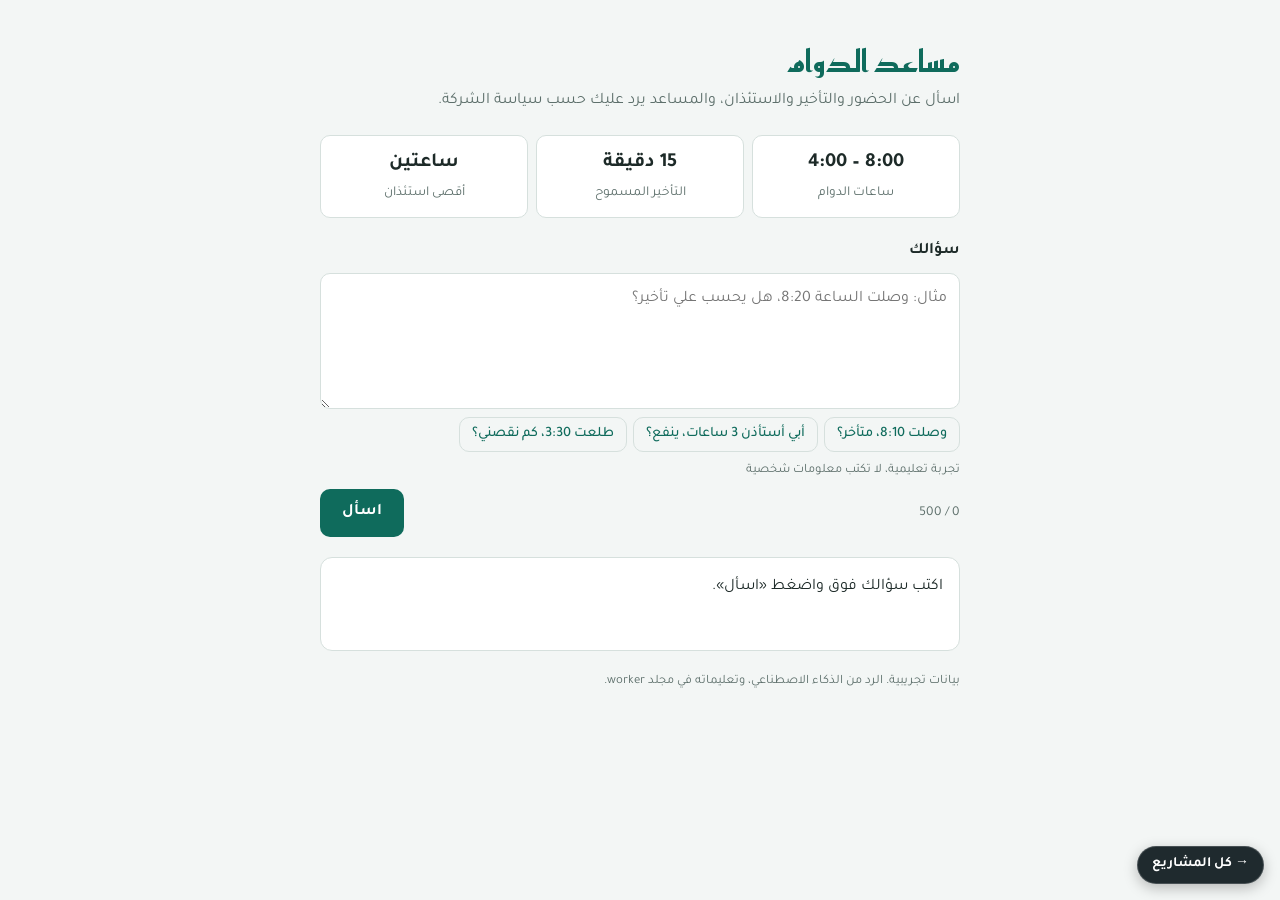
<file: مساعد الحضور/index.html>
<!DOCTYPE html>
<meta charset="UTF-8">
<meta name="viewport" content="width=device-width, initial-scale=1.0">
<title>مساعد الدوام</title>
<link rel="stylesheet" href="https://fonts.googleapis.com/css2?family=Tajawal:wght@400;500;700&family=Reem+Kufi:wght@600&display=swap">
<style>
/* تخطيط: عمود واحد ضيق، بطاقة القواعد فوق ثم السؤال ثم الرد */
:root{
  --bg:#f3f6f5; --surface:#ffffff; --fg:#1d2a28; --muted:#5d6f6b;
  --line:#d6e0dd; --accent:#0f6b5c; --accent-fg:#ffffff; --warn:#a2421c;
  --display:"Reem Kufi","Tajawal",system-ui,sans-serif;
  --body:"Tajawal",system-ui,"Segoe UI",sans-serif;
}
@media (prefers-color-scheme: dark){:root:not([data-theme="light"]){
  --bg:#111816; --surface:#19221f; --fg:#e4ece9; --muted:#9fb2ad;
  --line:#2c3a36; --accent:#4fbfa8; --accent-fg:#0b1412; --warn:#f08a62; color-scheme:dark}}
:root[data-theme="dark"]{
  --bg:#111816; --surface:#19221f; --fg:#e4ece9; --muted:#9fb2ad;
  --line:#2c3a36; --accent:#4fbfa8; --accent-fg:#0b1412; --warn:#f08a62; color-scheme:dark}
body{background:var(--bg);color:var(--fg);font-family:var(--body);font-size:16px;line-height:1.7}
main{max-width:640px;margin:0 auto;padding-block:28px 40px;
  padding-left:max(16px,env(safe-area-inset-left,0px));padding-right:max(16px,env(safe-area-inset-right,0px));
  display:flex;flex-direction:column;gap:20px}
h1{font-family:var(--display);font-size:1.9rem;margin:0;color:var(--accent);text-wrap:balance}
.sub{margin:0;color:var(--muted)}
.rules{display:grid;grid-template-columns:repeat(3,1fr);gap:8px}
.rule{border:1px solid var(--line);border-radius:10px;padding:10px;background:var(--surface);text-align:center}
.rule b{display:block;font-size:1.25rem;font-variant-numeric:tabular-nums}
.rule span{font-size:.85rem;color:var(--muted)}
@media (max-width:420px){.rules{grid-template-columns:1fr}}
form{display:flex;flex-direction:column;gap:8px}
label{font-weight:700}
textarea{font:inherit;color:var(--fg);background:var(--surface);border:1px solid var(--line);border-radius:10px;padding:12px;min-height:110px;resize:vertical}
textarea:focus,button:focus-visible{outline:2px solid var(--accent);outline-offset:2px}
.row{display:flex;justify-content:space-between;align-items:center;gap:12px;flex-wrap:wrap}
.count{font-size:.85rem;color:var(--muted);font-variant-numeric:tabular-nums}
.count.full{color:var(--warn)}
button{font:inherit;font-weight:700;border:0;border-radius:10px;padding:10px 22px;background:var(--accent);color:var(--accent-fg);cursor:pointer}
button:disabled{opacity:.55;cursor:wait}
.chips{display:flex;flex-wrap:wrap;gap:6px}
.chip{background:transparent;color:var(--accent);border:1px solid var(--line);font-weight:500;padding:4px 12px;font-size:.9rem}
.answer{background:var(--surface);border:1px solid var(--line);border-radius:12px;padding:16px;white-space:pre-wrap;min-height:60px}
.answer.err{color:var(--warn);border-color:var(--warn)}
.note{font-size:.8rem;color:var(--muted);margin:0}
.sample-tag{display:inline-block;font-weight:700;color:var(--accent);border:1px solid var(--accent);border-radius:999px;padding:0 10px;margin:8px 0 4px;font-size:.85rem}
.notice{color:var(--warn);font-size:.9rem;margin:0}
</style>

<main dir="rtl" lang="ar">
  <header>
    <h1>مساعد الدوام</h1>
    <p class="sub">اسأل عن الحضور والتأخير والاستئذان، والمساعد يرد عليك حسب سياسة الشركة.</p>
  </header>

  <section class="rules" aria-label="قواعد الدوام">
    <div class="rule"><b>8:00 – 4:00</b><span>ساعات الدوام</span></div>
    <div class="rule"><b>15 دقيقة</b><span>التأخير المسموح</span></div>
    <div class="rule"><b>ساعتين</b><span>أقصى استئذان</span></div>
  </section>

  <form id="ask">
    <label for="q">سؤالك</label>
    <textarea id="q" maxlength="500" placeholder="مثال: وصلت الساعة 8:20، هل يحسب علي تأخير؟"></textarea>
    <div class="chips">
      <button type="button" class="chip">وصلت 8:10، متأخر؟</button>
      <button type="button" class="chip">أبي أستأذن 3 ساعات، ينفع؟</button>
      <button type="button" class="chip">طلعت 3:30، كم نقصني؟</button>
    </div>
    <p class="note">تجربة تعليمية، لا تكتب معلومات شخصية</p>
    <div class="row">
      <span class="count" id="count">0 / 500</span>
      <button type="submit" id="send">اسأل</button>
    </div>
  </form>

  <div class="answer" id="answer" aria-live="polite">اكتب سؤالك فوق واضغط «اسأل».</div>
  <p class="note">بيانات تجريبية. الرد من الذكاء الاصطناعي، وتعليماته في مجلد worker.</p>
</main>

<script>
const MAX = 500, TIMEOUT_MS = 30000;
const q = document.getElementById('q'), count = document.getElementById('count');
const send = document.getElementById('send'), answer = document.getElementById('answer');

function updateCount(){
  count.textContent = q.value.length + ' / ' + MAX;
  count.classList.toggle('full', q.value.length >= MAX);
}
q.addEventListener('input', updateCount);
document.querySelectorAll('.chip').forEach(c => c.addEventListener('click', () => {
  q.value = c.textContent; updateCount(); q.focus();
}));

function show(text, isErr){ answer.textContent = text; answer.classList.toggle('err', !!isErr); }

// الرد يجي من الـ Worker (مجلد worker)، وتعليمات الذكاء الاصطناعي هناك
const WORKER_URL = 'https://ai-api.danaalrafadan.workers.dev';

// يطلع لما يتوقف الـ Worker أو يرد بخطأ أو يخلص رصيد اليوم
const SAMPLE = 'سؤال: وصلت الساعة 8:20، هل يحسب علي تأخير؟\nالرد:إيه، يحسب عليك تأخير 20 دقيقة. التأخير المسموح لين 8:15 بس، وإذا تعديتها ينحسب التأخير من 8:00.';

function showSample(notice){
  const n = document.createElement('p'); n.className = 'notice'; n.textContent = notice;
  const tag = document.createElement('span'); tag.className = 'sample-tag'; tag.textContent = 'مثال جاهز';
  const t = document.createElement('div'); t.textContent = SAMPLE;
  answer.classList.remove('err'); answer.replaceChildren(n, tag, t);
}

const NOTICE = {
  429: 'طلبات كثيرة ورا بعض. انتظر دقيقة وجرب مرة ثانية.',
  413: 'السؤال أطول من 500 حرف، اختصره شوي.',
  timeout: 'الرد تأخر أكثر من 30 ثانية. جرب مرة ثانية.',
  other: 'المساعد مو متاح الحين، يمكن خلص رصيد اليوم. يرجع بعد الساعة 3 الفجر.'
};

document.getElementById('ask').addEventListener('submit', async e => {
  e.preventDefault();
  const text = q.value.trim().slice(0, MAX);
  if (!text) { show('اكتب سؤالك أول.', true); return; }

  send.disabled = true; show('جاري التفكير...');
  const ctrl = new AbortController();
  const timer = setTimeout(() => ctrl.abort(), TIMEOUT_MS);
  try {
    const res = await fetch(WORKER_URL + '/assistant', {
      method: 'POST', headers: { 'Content-Type': 'application/json' },
      body: JSON.stringify({ question: text }), signal: ctrl.signal
    });
    const data = await res.json().catch(() => ({}));
    if (res.ok && data.text) show(data.text);
    else showSample(NOTICE[res.status] || NOTICE.other);
  } catch (err) {
    showSample(ctrl.signal.aborted ? NOTICE.timeout : NOTICE.other);
  } finally { clearTimeout(timer); send.disabled = false; }
});
</script>
<!-- زر الرجوع لقائمة المشاريع -->
<a class="back-home" href="../" aria-label="الرجوع لقائمة المشاريع">→ كل المشاريع</a>
<style>
.back-home{position:fixed;bottom:16px;right:16px;z-index:2000;display:inline-flex;align-items:center;gap:4px;padding:8px 14px;border-radius:999px;background:#1f2a2e;color:#fff;border:1px solid rgba(255,255,255,.18);font:600 14px/1.4 "Tajawal","Segoe UI",Tahoma,sans-serif;text-decoration:none;box-shadow:0 4px 14px rgba(0,0,0,.25);direction:rtl}
.back-home:hover,.back-home:focus-visible{background:#0f7a6c;color:#fff}
@media print{.back-home{display:none}}
</style>
</file>
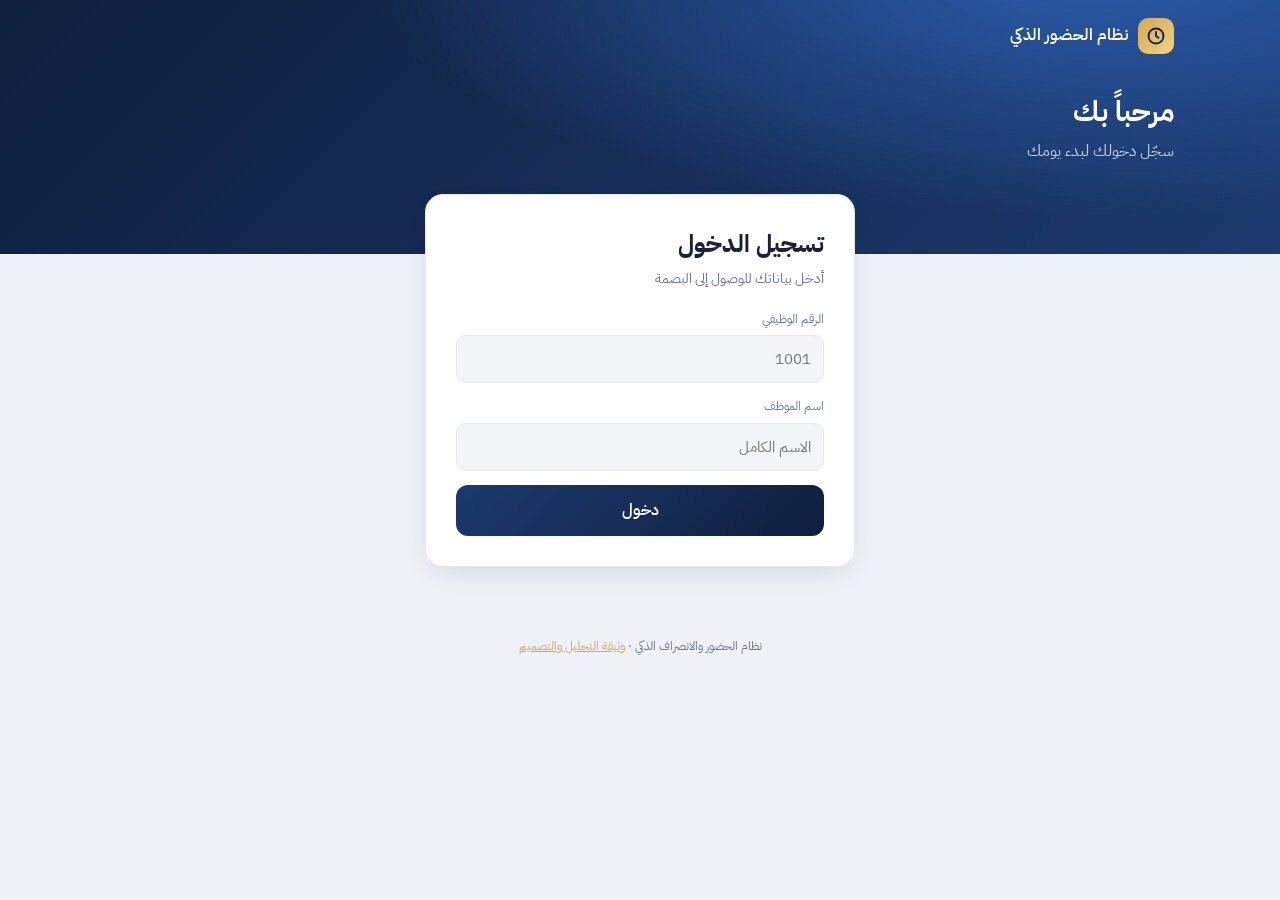
<file: attendance-system/docs/index.html>
<!DOCTYPE html>
<html lang="ar" dir="rtl">
<head>
<meta charset="UTF-8">
<meta name="viewport" content="width=device-width, initial-scale=1.0">
<title>نظام الحضور الذكي</title>
<link rel="preconnect" href="https://fonts.googleapis.com">
<link href="https://fonts.googleapis.com/css2?family=IBM+Plex+Sans+Arabic:wght@400;500;600;700&display=swap" rel="stylesheet">
<style>
  :root{
    --bg:#eef1f6; --surface:#ffffff; --line:#e4e8ef; --txt:#18213a; --muted:#6b7590; --soft:#f3f5f9;
    --hero1:#0f1f3d; --hero2:#1c3a6e; --accent:#d4a84b; --accent2:#3ec7b0;
    --in:#159a6c; --brk:#d08a18; --out:#d0454c; --ot:#6a55d6;
    --shadow:0 10px 30px -12px rgba(16,30,60,.18);
  }
  @media (prefers-color-scheme:dark){:root:not([data-theme="light"]){
    --bg:#0b1020; --surface:#141b2e; --line:#232c44; --txt:#e8ecf6; --muted:#98a2bb; --soft:#1a2238;
    --shadow:0 10px 30px -12px rgba(0,0,0,.6);
  }}
  :root[data-theme="dark"]{--bg:#0b1020; --surface:#141b2e; --line:#232c44; --txt:#e8ecf6; --muted:#98a2bb; --soft:#1a2238; --shadow:0 10px 30px -12px rgba(0,0,0,.6)}
  *{box-sizing:border-box}
  body{margin:0;font-family:"IBM Plex Sans Arabic",Tahoma,sans-serif;background:var(--bg);color:var(--txt);line-height:1.6}
  .wrap{max-width:1100px;margin:auto;padding:0 16px}

  /* ---------- الهيدر ---------- */
  .hero{background:radial-gradient(1200px 400px at 85% -10%,#2b5aa8 0,transparent 60%),linear-gradient(135deg,var(--hero1),var(--hero2));color:#fff;padding-bottom:90px}
  .nav{display:flex;justify-content:space-between;align-items:center;padding:18px 0}
  .brand{display:flex;align-items:center;gap:10px;font-weight:600}
  .brand .mark{width:36px;height:36px;border-radius:10px;background:linear-gradient(135deg,var(--accent),#f0d38a);display:grid;place-items:center;color:var(--hero1)}
  .who{display:flex;align-items:center;gap:10px;font-size:14px}
  .avatar{width:34px;height:34px;border-radius:50%;background:#ffffff22;display:grid;place-items:center;font-weight:600}
  .ghost{background:#ffffff14;border:1px solid #ffffff2a;color:#fff;border-radius:8px;padding:6px 12px;font:inherit;font-size:13px;cursor:pointer}
  .ghost:hover{background:#ffffff24}
  .greet{padding-top:18px}
  .greet h1{margin:0;font-size:28px;font-weight:700}
  .greet p{margin:4px 0 0;opacity:.75}

  /* ---------- البطاقات ---------- */
  .card{background:var(--surface);border:1px solid var(--line);border-radius:18px;box-shadow:var(--shadow)}
  .lift{margin-top:-70px}
  .main{display:grid;grid-template-columns:330px 1fr;gap:20px}
  .ringCard{padding:26px;display:flex;flex-direction:column;align-items:center;text-align:center}
  .ring{position:relative;width:230px;height:230px}
  .ring svg{transform:rotate(-90deg)}
  .ring .center{position:absolute;inset:0;display:flex;flex-direction:column;align-items:center;justify-content:center}
  .clock{font-size:36px;font-weight:700;direction:ltr;letter-spacing:.5px}
  .date{font-size:13px;color:var(--muted)}
  .pct{font-size:12px;color:var(--muted);margin-top:4px}
  .chip{display:inline-flex;align-items:center;gap:8px;margin-top:16px;padding:7px 14px;border-radius:999px;background:var(--soft);font-size:13px;font-weight:600}
  .chip i{width:9px;height:9px;border-radius:50%;background:var(--muted);box-shadow:0 0 0 4px #8881}
  .pulse i{animation:p 1.6s infinite}
  @keyframes p{50%{box-shadow:0 0 0 7px transparent}}

  .actCard{padding:24px;display:flex;flex-direction:column;gap:18px}
  .next{display:flex;align-items:center;gap:14px;padding:16px;border-radius:14px;background:linear-gradient(135deg,var(--soft),transparent);border:1px solid var(--line)}
  .next .ic{width:44px;height:44px;border-radius:12px;display:grid;place-items:center;color:#fff;flex:none}
  .next small{display:block;color:var(--muted);font-size:12px}
  .next b{font-size:18px}
  .next .cd{margin-inline-start:auto;font-size:24px;font-weight:700;direction:ltr;font-variant-numeric:tabular-nums}
  .btns{display:grid;grid-template-columns:repeat(auto-fit,minmax(200px,1fr));gap:14px}
  .btn{position:relative;overflow:hidden;display:flex;align-items:center;gap:14px;border:0;border-radius:14px;color:#fff;font:inherit;font-size:17px;font-weight:600;padding:20px;cursor:pointer;text-align:right;transition:transform .15s,box-shadow .15s}
  .btn:hover{transform:translateY(-2px);box-shadow:0 12px 24px -10px currentColor}
  .btn:active{transform:scale(.98)}
  .btn .bi{width:46px;height:46px;border-radius:12px;background:#ffffff26;display:grid;place-items:center;flex:none}
  .btn small{display:block;font-weight:400;font-size:12px;opacity:.85}
  .in{background:linear-gradient(135deg,#17a774,#0e7a55)}
  .brk{background:linear-gradient(135deg,#e39a21,#b8730c)}
  .out{background:linear-gradient(135deg,#e2545b,#b0333a)}
  .ot{background:linear-gradient(135deg,#7c66e6,#5440bb)}
  .done{padding:22px;border:1px dashed var(--line);border-radius:14px;text-align:center;color:var(--muted)}
  .timeline{display:flex;gap:6px;flex-wrap:wrap}
  .tl{display:flex;align-items:center;gap:6px;font-size:12px;padding:5px 10px;border-radius:999px;background:var(--soft)}
  .tl i{width:7px;height:7px;border-radius:50%}

  .stats{display:grid;grid-template-columns:repeat(4,1fr);gap:16px;margin-top:20px}
  .stat{padding:18px}
  .stat .top{display:flex;justify-content:space-between;align-items:center;color:var(--muted);font-size:13px}
  .stat .sic{width:32px;height:32px;border-radius:10px;display:grid;place-items:center}
  .stat b{display:block;font-size:24px;margin-top:6px}
  .stat small{color:var(--muted);font-size:12px}

  .two{display:grid;grid-template-columns:1.4fr 1fr;gap:20px;margin-top:20px}
  .sec{padding:20px}
  .sec h2{margin:0 0 14px;font-size:16px;display:flex;justify-content:space-between;align-items:center}
  .sec h2 span{font-size:12px;color:var(--muted);font-weight:400}
  .chart{display:flex;align-items:flex-end;gap:10px;height:170px;padding-top:10px}
  .bar{flex:1;display:flex;flex-direction:column;align-items:center;gap:6px;height:100%;justify-content:flex-end}
  .bar .col{width:100%;max-width:38px;border-radius:8px 8px 4px 4px;background:linear-gradient(180deg,var(--accent2),#2a8f7f);min-height:4px;transition:height .5s}
  .bar.today .col{background:linear-gradient(180deg,var(--accent),#b48a33)}
  .bar.empty .col{background:var(--line)}
  .bar span{font-size:11px;color:var(--muted)}
  .bar em{font-style:normal;font-size:11px;font-weight:600}
  .insight{display:flex;gap:12px;padding:12px 0;border-bottom:1px solid var(--line)}
  .insight:last-child{border-bottom:0}
  .insight .dotx{width:34px;height:34px;border-radius:10px;display:grid;place-items:center;flex:none;font-size:16px}
  .insight p{margin:0;font-size:14px}
  .insight small{color:var(--muted);font-size:12px}

  table{width:100%;border-collapse:collapse;font-size:14px}
  th{color:var(--muted);font-weight:500;font-size:12px;text-align:right;padding:8px 10px;border-bottom:1px solid var(--line)}
  td{padding:10px;border-bottom:1px solid var(--line)}
  .tag{display:inline-flex;align-items:center;gap:6px;padding:3px 10px;border-radius:999px;font-size:12px;font-weight:600}
  .tblwrap{overflow-x:auto;max-height:340px}

  details{margin-top:20px}
  summary{cursor:pointer;padding:16px 20px;font-weight:600;list-style:none;display:flex;justify-content:space-between}
  summary::after{content:"＋";color:var(--muted)}
  details[open] summary::after{content:"－"}
  .grid{display:grid;grid-template-columns:repeat(auto-fit,minmax(160px,1fr));gap:14px;padding:0 20px 20px}
  label{display:block;font-size:12px;color:var(--muted);margin-bottom:6px}
  input{width:100%;padding:11px 12px;border:1px solid var(--line);border-radius:10px;background:var(--soft);color:var(--txt);font:inherit;font-size:15px}
  input:focus{outline:2px solid var(--accent2);outline-offset:-1px}
  .hint{font-size:12px;color:var(--muted);padding:0 20px 20px;margin:0}

  /* ---------- الدخول ---------- */
  .login{max-width:430px;margin:-60px auto 40px;padding:30px}
  .login h2{margin:0 0 4px}
  .login p{margin:0 0 20px;color:var(--muted);font-size:14px}
  .field{margin-bottom:14px}
  .primary{width:100%;border:0;border-radius:12px;padding:13px;font:inherit;font-weight:600;font-size:16px;color:#fff;background:linear-gradient(135deg,var(--hero2),var(--hero1));cursor:pointer}
  .toast{position:fixed;bottom:22px;left:50%;transform:translateX(-50%) translateY(120px);background:var(--hero1);color:#fff;padding:12px 20px;border-radius:12px;font-size:14px;box-shadow:var(--shadow);transition:transform .35s;z-index:9}
  .toast.show{transform:translateX(-50%) translateY(0)}
  footer{text-align:center;color:var(--muted);font-size:12px;padding:30px 0}

  @media (max-width:860px){
    .main,.two{grid-template-columns:1fr}
    .stats{grid-template-columns:1fr 1fr}
    .greet h1{font-size:22px}
    .ring{width:200px;height:200px}
    .ring svg{width:200px;height:200px}
  }
[hidden]{display:none!important}
</style>
</head>
<body>

<section class="hero">
  <div class="wrap">
    <nav class="nav">
      <div class="brand"><div class="mark"><svg width="20" height="20" viewBox="0 0 24 24" fill="none" stroke="currentColor" stroke-width="2.2" stroke-linecap="round"><circle cx="12" cy="12" r="9"/><path d="M12 7v5l3 2"/></svg></div>نظام الحضور الذكي</div>
      <div class="who" id="whoBox" hidden><div class="avatar" id="avatar"></div><span id="who"></span><button class="ghost" onclick="logout()">خروج</button></div>
    </nav>
    <div class="greet"><h1 id="greet">مرحباً بك</h1><p id="sub">سجّل دخولك لبدء يومك</p></div>
  </div>
</section>

<main class="wrap">
  <section id="loginBox" class="card login">
    <h2>تسجيل الدخول</h2>
    <p>أدخل بياناتك للوصول إلى البصمة</p>
    <form onsubmit="login(event)">
      <div class="field"><label>الرقم الوظيفي</label><input id="empId" inputmode="numeric" placeholder="1001" required></div>
      <div class="field"><label>اسم الموظف</label><input id="empName" placeholder="الاسم الكامل" required></div>
      <button class="primary">دخول</button>
    </form>
  </section>

  <div id="app" hidden>
    <div class="main lift">
      <section class="card ringCard">
        <div class="ring">
          <svg width="230" height="230" viewBox="0 0 230 230">
            <defs><linearGradient id="g" x1="0" y1="0" x2="1" y2="1"><stop offset="0" stop-color="#3ec7b0"/><stop offset="1" stop-color="#d4a84b"/></linearGradient></defs>
            <circle cx="115" cy="115" r="100" fill="none" stroke="var(--soft)" stroke-width="14"/>
            <circle id="arc" cx="115" cy="115" r="100" fill="none" stroke="url(#g)" stroke-width="14" stroke-linecap="round" stroke-dasharray="628.3" stroke-dashoffset="628.3" style="transition:stroke-dashoffset .6s"/>
          </svg>
          <div class="center"><div class="clock" id="clock">--:--</div><div class="date" id="date"></div><div class="pct" id="pct"></div></div>
        </div>
        <div class="chip" id="chip"><i id="chipDot"></i><span id="status"></span></div>
      </section>

      <section class="card actCard">
        <div class="next"><div class="ic" id="nextIc"></div><div><small id="nextLbl"></small><b id="nextTxt"></b></div><div class="cd" id="nextCd"></div></div>
        <div class="btns" id="btns"></div>
        <div class="timeline" id="timeline"></div>
      </section>
    </div>

    <div class="stats">
      <div class="card stat"><div class="top">ساعات العمل اليوم<div class="sic" style="background:#3ec7b022;color:var(--accent2)">⏱</div></div><b id="stWork">—</b><small id="stWorkS"></small></div>
      <div class="card stat"><div class="top">التأخير<div class="sic" style="background:#d0454c22;color:var(--out)">⚑</div></div><b id="stLate">—</b><small id="stLateS"></small></div>
      <div class="card stat"><div class="top">الاستراحة<div class="sic" style="background:#d08a1822;color:var(--brk)">☕</div></div><b id="stBrk">—</b><small id="stBrkS"></small></div>
      <div class="card stat"><div class="top">العمل الإضافي<div class="sic" style="background:#6a55d622;color:var(--ot)">✦</div></div><b id="stOt">—</b><small id="stOtS"></small></div>
    </div>

    <div class="two">
      <section class="card sec">
        <h2>ساعات العمل - آخر 7 أيام <span id="weekTotal"></span></h2>
        <div class="chart" id="chart"></div>
      </section>
      <section class="card sec">
        <h2>تحليلات ذكية <span>تلقائية</span></h2>
        <div id="insights"></div>
      </section>
    </div>

    <section class="card sec" style="margin-top:20px">
      <h2>سجل الحركات <span id="logCount"></span></h2>
      <div class="tblwrap"><table>
        <thead><tr><th>التاريخ</th><th>الحركة</th><th>الوقت</th></tr></thead>
        <tbody id="log"></tbody>
      </table></div>
    </section>

    <details class="card">
      <summary>إعدادات الدوام</summary>
      <div class="grid">
        <div><label>بداية الدوام</label><input type="time" id="sStart" value="08:00"></div>
        <div><label>وقت الاستراحة</label><input type="time" id="sBreak" value="11:00"></div>
        <div><label>مدة الاستراحة (دقيقة)</label><input type="number" id="sBreakLen" value="30" min="0"></div>
        <div><label>نهاية الدوام</label><input type="time" id="sEnd" value="15:00"></div>
        <div><label>وقت تجريبي</label><input type="time" id="sim"></div>
      </div>
      <p class="hint">الوقت التجريبي للعرض فقط، اتركه فارغاً لاستخدام الوقت الفعلي.</p>
    </details>
  </div>
</main>
<footer>نظام الحضور والانصراف الذكي · <a href="analysis.html" style="color:var(--accent)">وثيقة التحليل والتصميم</a></footer>
<div class="toast" id="toast"></div>

<script>
const $ = id => document.getElementById(id);
const mem = {};
const store = {
  get(k){ try{ const v = localStorage.getItem(k); if(v !== null) return v; }catch(e){} return k in mem ? mem[k] : null; },
  set(k,v){ mem[k] = v; try{ localStorage.setItem(k,v); }catch(e){} },
  del(k){ delete mem[k]; try{ localStorage.removeItem(k); }catch(e){} }
};
let user = JSON.parse(store.get('att_user') || 'null');

const ACT = {
  in:{t:'تسجيل حضور', s:'ابدأ يوم العمل', c:'in', color:'var(--in)', i:'<path d="M15 3h4a2 2 0 0 1 2 2v14a2 2 0 0 1-2 2h-4M10 17l-5-5 5-5M5 12h11"/>'},
  breakStart:{t:'بداية الاستراحة', s:'خذ قسطاً من الراحة', c:'brk', color:'var(--brk)', i:'<path d="M17 8h1a4 4 0 0 1 0 8h-1M3 8h14v9a4 4 0 0 1-4 4H7a4 4 0 0 1-4-4zM6 2v3M10 2v3M14 2v3"/>'},
  breakEnd:{t:'نهاية الاستراحة', s:'العودة للعمل', c:'brk', color:'var(--brk)', i:'<path d="M9 14 4 9l5-5M4 9h11a5 5 0 0 1 0 10h-3"/>'},
  out:{t:'تسجيل انصراف', s:'إنهاء يوم العمل', c:'out', color:'var(--out)', i:'<path d="M9 21H5a2 2 0 0 1-2-2V5a2 2 0 0 1 2-2h4M16 17l5-5-5-5M21 12H9"/>'},
  otStart:{t:'عمل إضافي', s:'بدء ساعات إضافية', c:'ot', color:'var(--ot)', i:'<circle cx="12" cy="13" r="8"/><path d="M12 9v4l2 2M9 2h6"/>'},
  otEnd:{t:'إنهاء العمل الإضافي', s:'تسجيل الانصراف', c:'ot', color:'var(--ot)', i:'<path d="M4 22V4M4 4h13l-2 4 2 4H4"/>'}
};
const svg = (p, s=22) => `<svg width="${s}" height="${s}" viewBox="0 0 24 24" fill="none" stroke="currentColor" stroke-width="1.9" stroke-linecap="round" stroke-linejoin="round">${p}</svg>`;
const esc = s => String(s).replace(/[&<>"']/g, c => ({'&':'&amp;','<':'&lt;','>':'&gt;','"':'&quot;',"'":'&#39;'}[c]));

// ---------- الوقت ----------
function now(){
  const d = new Date(), s = $('sim').value;
  if(s){ const [h,m] = s.split(':'); d.setHours(+h, +m, 0); }
  return d;
}
const mins = t => { const [h,m] = t.split(':'); return +h*60 + +m; };
const nowMin = () => { const d = now(); return d.getHours()*60 + d.getMinutes() + d.getSeconds()/60; };
const ymd = d => d.toLocaleDateString('en-CA');
const today = () => ymd(new Date());
const dur = m => { m = Math.max(0, Math.round(m)); return m >= 60 ? `${Math.floor(m/60)}س ${m%60}د` : `${m}د`; };
const cd = m => { const s = Math.max(0, Math.round(m*60)); const h = Math.floor(s/3600), mm = Math.floor(s%3600/60), ss = s%60;
  return (h ? h + ':' : '') + String(mm).padStart(2,'0') + ':' + String(ss).padStart(2,'0'); };
const cfg = () => ({start:mins($('sStart').value), brk:mins($('sBreak').value), brkLen:+$('sBreakLen').value || 0, end:mins($('sEnd').value)});

// ---------- البيانات ----------
const key = () => 'att_log_' + user.id;
const getLog = () => JSON.parse(store.get(key()) || '[]');
const dayLog = date => getLog().filter(r => r.date === date);

function login(e){
  e.preventDefault();
  user = {id:$('empId').value.trim(), name:$('empName').value.trim()};
  store.set('att_user', JSON.stringify(user)); show();
}
function logout(){ store.del('att_user'); user = null; show(); }

function record(type){
  const log = getLog(), d = now();
  log.push({date: today(), type, time: d.toTimeString().slice(0,5)});
  store.set(key(), JSON.stringify(log));
  toast(`تم ${ACT[type].t} الساعة ${d.toTimeString().slice(0,5)} ✓`);
  render();
}

function toast(msg){
  const t = $('toast'); t.textContent = msg; t.classList.add('show');
  clearTimeout(t._h); t._h = setTimeout(() => t.classList.remove('show'), 2600);
}

// ---------- منطق الأزرار ----------
function lastOf(t){ return t.length ? t[t.length-1].type : null; }

function available(){
  const t = dayLog(today()), last = lastOf(t), c = cfg(), cur = nowMin();
  if(!last) return ['in'];
  if(last === 'breakStart') return ['breakEnd'];
  if(last === 'otStart') return ['otEnd'];
  if(last === 'out' || last === 'otEnd') return [];
  const a = [];
  if(cur >= c.brk && cur < c.end && !t.some(r => r.type === 'breakStart')) a.push('breakStart');
  if(cur >= c.end) a.push('out', 'otStart');
  return a;
}

// دقائق العمل الفعلية لليوم (بدون الاستراحة)
function workedMinutes(t, isToday){
  const f = ty => t.find(r => r.type === ty), inR = f('in');
  if(!inR) return 0;
  const endR = f('otEnd') || f('out');
  const stop = endR ? mins(endR.time) : (isToday ? nowMin() : mins(inR.time));
  let w = stop - mins(inR.time);
  const bs = f('breakStart'), be = f('breakEnd');
  if(bs) w -= (be ? mins(be.time) : (isToday ? nowMin() : mins(bs.time))) - mins(bs.time);
  return Math.max(0, w);
}

// ---------- البطاقة الذكية: الحدث القادم ----------
function nextEvent(){
  const t = dayLog(today()), last = lastOf(t), c = cfg(), cur = nowMin(), f = ty => t.find(r => r.type === ty);
  const hadBreak = t.some(r => r.type === 'breakStart');
  if(!last){
    if(cur < c.start) return {lbl:'يبدأ الدوام بعد', txt:'استعد ليوم جديد', cd:c.start-cur, color:'var(--in)', i:ACT.in.i};
    return {lbl:'أنت متأخر منذ', txt:'سجّل حضورك الآن', cd:cur-c.start, color:'var(--out)', i:ACT.in.i};
  }
  if(last === 'breakStart'){
    const left = mins(f('breakStart').time) + c.brkLen - cur;
    return left >= 0 ? {lbl:'المتبقي من الاستراحة', txt:'استمتع بوقتك', cd:left, color:'var(--brk)', i:ACT.breakStart.i}
                     : {lbl:'تجاوزت مدة الاستراحة بـ', txt:'حان وقت العودة', cd:-left, color:'var(--out)', i:ACT.breakEnd.i};
  }
  if(last === 'otStart') return {lbl:'عمل إضافي منذ', txt:'جهد مشكور 👏', cd:cur-mins(f('otStart').time), color:'var(--ot)', i:ACT.otStart.i};
  if(last === 'out' || last === 'otEnd') return {lbl:'انتهى يومك', txt:`عملت ${dur(workedMinutes(t,true))} اليوم`, cd:null, color:'var(--accent2)', i:ACT.otEnd.i};
  if(!hadBreak && cur < c.brk) return {lbl:'الاستراحة بعد', txt:'أنت على رأس العمل', cd:c.brk-cur, color:'var(--brk)', i:ACT.breakStart.i};
  if(cur < c.end) return {lbl:'نهاية الدوام بعد', txt:'أنت على رأس العمل', cd:c.end-cur, color:'var(--in)', i:ACT.out.i};
  return {lbl:'انتهى وقت الدوام منذ', txt:'انصرف أو ابدأ عملاً إضافياً', cd:cur-c.end, color:'var(--out)', i:ACT.out.i};
}

const STATUS = {
  null:['لم يتم تسجيل الحضور','var(--muted)'], in:['على رأس العمل','var(--in)'], breakEnd:['على رأس العمل','var(--in)'],
  breakStart:['في الاستراحة','var(--brk)'], otStart:['عمل إضافي','var(--ot)'], out:['تم الانصراف','var(--out)'], otEnd:['تم الانصراف','var(--out)']
};

// ---------- التحليلات ----------
function insights(){
  const c = cfg(), byDay = {};
  getLog().forEach(r => (byDay[r.date] = byDay[r.date] || []).push(r));
  const days = Object.keys(byDay).filter(d => byDay[d].some(r => r.type === 'in'));
  const out = [];
  if(!days.length) return [['💡','#3ec7b022','ابدأ بتسجيل حضورك','ستظهر هنا تحليلات عن التزامك وساعات عملك']];

  const ins = days.map(d => mins(byDay[d].find(r => r.type === 'in').time));
  const onTime = ins.filter(m => m <= c.start).length, rate = Math.round(onTime / days.length * 100);
  out.push([rate >= 80 ? '🏆' : rate >= 50 ? '📈' : '⚠️', rate >= 80 ? '#159a6c22' : '#d08a1822',
    `نسبة الالتزام بالوقت ${rate}%`, `حضرت في الوقت ${onTime} من أصل ${days.length} يوم`]);

  const avg = Math.round(ins.reduce((a,b) => a+b, 0) / ins.length);
  out.push(['🕗','#3ec7b022', `متوسط وقت حضورك ${String(Math.floor(avg/60)).padStart(2,'0')}:${String(avg%60).padStart(2,'0')}`,
    avg <= c.start ? 'ممتاز، تحضر قبل بداية الدوام عادةً' : `أبكر بـ ${avg - c.start} دقيقة لتصل في الوقت`]);

  const ot = days.reduce((s,d) => { const t = byDay[d], a = t.find(r => r.type==='otStart'), b = t.find(r => r.type==='otEnd');
    return s + (a && b ? mins(b.time) - mins(a.time) : 0); }, 0);
  if(ot) out.push(['✦','#6a55d622', `إجمالي العمل الإضافي ${dur(ot)}`, 'محسوب من كل الأيام المسجلة']);

  const longBreaks = days.filter(d => { const t = byDay[d], a = t.find(r => r.type==='breakStart'), b = t.find(r => r.type==='breakEnd');
    return a && b && mins(b.time) - mins(a.time) > c.brkLen; }).length;
  out.push(longBreaks ? ['☕','#d0454c22', `تجاوزت مدة الاستراحة ${longBreaks} مرة`, `المدة المسموحة ${c.brkLen} دقيقة`]
                      : ['✅','#159a6c22', 'التزام كامل بمدة الاستراحة', 'لم تتجاوز الوقت المسموح أبداً']);
  return out;
}

// ---------- الرسم ----------
function render(){
  if(!user) return;
  const t = dayLog(today()), last = lastOf(t), c = cfg(), cur = nowMin(), f = ty => t.find(r => r.type === ty);

  // الحلقة: تقدم يوم العمل
  const p = Math.min(1, Math.max(0, (cur - c.start) / (c.end - c.start)));
  $('arc').style.strokeDashoffset = 628.3 * (1 - p);
  $('pct').textContent = cur < c.start ? 'لم يبدأ الدوام' : p >= 1 ? 'اكتمل وقت الدوام' : `مضى ${Math.round(p*100)}% من الدوام`;

  const st = STATUS[last];
  $('status').textContent = st[0]; $('chipDot').style.background = st[1];
  $('chip').classList.toggle('pulse', ['in','breakEnd','breakStart','otStart'].includes(last));

  const acts = available();
  $('btns').innerHTML = acts.length ? acts.map(ty => { const a = ACT[ty];
    return `<button class="btn ${a.c}" onclick="record('${ty}')"><div class="bi">${svg(a.i)}</div><span>${a.t}<small>${a.s}</small></span></button>`; }).join('')
    : `<div class="done">${last ? 'لا يوجد إجراء متاح الآن، ستظهر الأزرار تلقائياً في وقتها' : ''}</div>`;

  $('timeline').innerHTML = t.map(r => `<span class="tl"><i style="background:${ACT[r.type].color}"></i>${ACT[r.type].t} ${r.time}</span>`).join('');

  // الإحصائيات
  const worked = workedMinutes(t, true), planned = c.end - c.start - c.brkLen;
  $('stWork').textContent = f('in') ? dur(worked) : '—';
  $('stWorkS').textContent = f('in') ? `من ${dur(planned)} مطلوبة` : 'لم يبدأ بعد';
  const inR = f('in'), late = inR ? mins(inR.time) - c.start : 0;
  $('stLate').textContent = inR ? (late > 0 ? dur(late) : 'لا يوجد') : '—';
  $('stLateS').textContent = inR ? (late > 0 ? `حضرت ${inR.time}` : 'حضرت في الوقت 👌') : '';
  const bs = f('breakStart'), be = f('breakEnd');
  const bl = bs ? (be ? mins(be.time) : cur) - mins(bs.time) : 0;
  $('stBrk').textContent = bs ? dur(bl) : '—';
  $('stBrkS').textContent = bs ? (bl > c.brkLen ? `تجاوز ${dur(bl - c.brkLen)}` : `من ${c.brkLen}د مسموحة`) : 'لم تبدأ';
  const os = f('otStart'), oe = f('otEnd');
  $('stOt').textContent = os ? dur((oe ? mins(oe.time) : cur) - mins(os.time)) : '—';
  $('stOtS').textContent = os ? (oe ? 'مكتمل' : 'جارٍ الآن') : 'لا يوجد';

  // الرسم البياني الأسبوعي
  const bars = [], dn = ['أحد','إثنين','ثلاثاء','أربعاء','خميس','جمعة','سبت'];
  for(let i = 6; i >= 0; i--){ const d = new Date(); d.setDate(d.getDate() - i);
    const k = ymd(d); bars.push({k, label: i === 0 ? 'اليوم' : dn[d.getDay()], m: workedMinutes(dayLog(k), i === 0)}); }
  const max = Math.max(planned, ...bars.map(b => b.m), 1), total = bars.reduce((s,b) => s + b.m, 0);
  $('weekTotal').textContent = `الإجمالي ${dur(total)}`;
  $('chart').innerHTML = bars.map((b,i) => `<div class="bar ${i===6?'today':''} ${b.m?'':'empty'}">
    <em>${b.m ? (b.m/60).toFixed(1) : ''}</em><div class="col" style="height:${Math.max(3, b.m/max*120)}px"></div><span>${b.label}</span></div>`).join('');

  $('insights').innerHTML = insights().map(([ic,bg,p,s]) =>
    `<div class="insight"><div class="dotx" style="background:${bg}">${ic}</div><div><p>${p}</p><small>${s}</small></div></div>`).join('');

  const rows = getLog().slice().reverse();
  $('logCount').textContent = rows.length ? `${rows.length} حركة` : '';
  $('log').innerHTML = rows.length ? rows.map(r => { const a = ACT[r.type];
    return `<tr><td>${r.date}</td><td><span class="tag" style="background:color-mix(in srgb, ${a.color} 15%, transparent);color:${a.color}">${a.t}</span></td><td>${r.time}</td></tr>`; }).join('')
    : '<tr><td colspan="3" style="text-align:center;color:var(--muted)">لا توجد حركات بعد</td></tr>';
  tick();
}

function tick(){
  const d = now(), h = d.getHours();
  $('clock').textContent = d.toLocaleTimeString('en-GB', {hour:'2-digit', minute:'2-digit'});
  $('date').textContent = d.toLocaleDateString('ar-SA', {weekday:'long', day:'numeric', month:'long'});
  if(user){
    const g = h < 12 ? 'صباح الخير' : h < 17 ? 'مساء الخير' : 'مساء النور';
    $('greet').textContent = `${g}، ${user.name.split(' ')[0]} 👋`;
    const n = nextEvent();
    $('sub').textContent = n.txt;
    $('nextLbl').textContent = n.lbl; $('nextTxt').textContent = n.txt;
    $('nextCd').textContent = n.cd == null ? '' : cd(n.cd);
    $('nextIc').style.background = n.color; $('nextIc').innerHTML = svg(n.i, 22);
  }
}

function show(){
  $('loginBox').hidden = !!user; $('app').hidden = !user; $('whoBox').hidden = !user;
  if(user){
    $('who').textContent = `${user.name} · ${user.id}`;
    $('avatar').textContent = user.name.trim().charAt(0);
    render();
  } else { $('greet').textContent = 'مرحباً بك'; $('sub').textContent = 'سجّل دخولك لبدء يومك'; }
}

['sStart','sBreak','sBreakLen','sEnd','sim'].forEach(id => $(id).addEventListener('input', render));
setInterval(tick, 1000);
setInterval(render, 30000);
show();
</script>
</body>
</html>
</file>
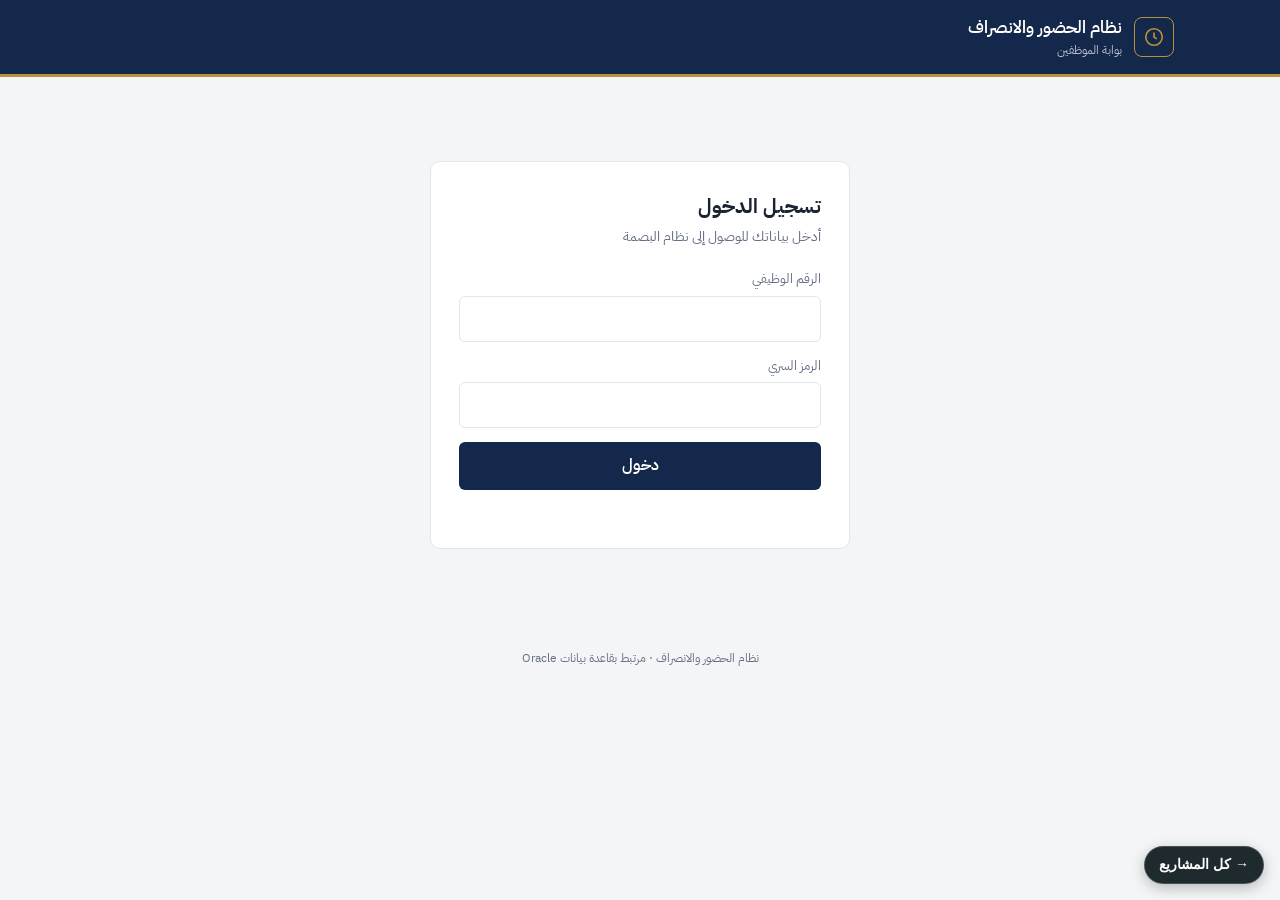
<file: attendance-system/web/index.html>
<!DOCTYPE html>
<html lang="ar" dir="rtl">
<head>
<meta charset="UTF-8">
<meta name="viewport" content="width=device-width, initial-scale=1.0">
<meta name="theme-color" content="#14284b">
<meta name="apple-mobile-web-app-capable" content="yes">
<title>نظام الحضور والانصراف</title>
<link rel="manifest" href="manifest.webmanifest">
<link rel="icon" href="icon.svg">
<link rel="apple-touch-icon" href="icon.svg">
<link href="https://fonts.googleapis.com/css2?family=IBM+Plex+Sans+Arabic:wght@400;500;600;700&display=swap" rel="stylesheet">
<link rel="stylesheet" href="style.css">
</head>
<body>
<header class="topbar">
  <div class="wrap">
    <div class="brand">
      <div class="logo"><svg width="22" height="22" viewBox="0 0 24 24" fill="none" stroke="#b8913f" stroke-width="1.8"><circle cx="12" cy="12" r="9"/><path d="M12 7v5l3 2"/></svg></div>
      <div><h1>نظام الحضور والانصراف</h1><p>بوابة الموظفين</p></div>
    </div>
    <div class="user" id="userBar" hidden>
      <span id="who"></span>
      <a id="adminLink" href="admin.html" hidden>لوحة المدير</a>
      <button onclick="logout()">خروج</button>
    </div>
  </div>
</header>

<main class="wrap">
  <section id="loginBox" class="panel login" hidden>
    <form class="panel-b" onsubmit="doLogin(event)">
      <h2>تسجيل الدخول</h2>
      <p>أدخل بياناتك للوصول إلى نظام البصمة</p>
      <div class="field"><label for="empId">الرقم الوظيفي</label><input id="empId" inputmode="numeric" autocomplete="username" required></div>
      <div class="field"><label for="pin">الرمز السري</label><input id="pin" type="password" inputmode="numeric" autocomplete="current-password" required></div>
      <button class="primary full">دخول</button>
      <div class="msg err" id="loginMsg"></div>
      <p class="demo-note" id="demoNote" hidden>تجربة: موظف 1001 ومدير 9000، والرمز 1234. بياناتك تنحفظ في جهازك فقط</p>
    </form>
  </section>

  <div id="app" hidden>
    <section class="panel">
      <div class="hero">
        <div class="hero-time">
          <div class="clock" id="clock">--:--:--</div>
          <div class="date" id="date"></div>
          <div class="badge"><span class="dot" id="dot"></span><span id="status">...</span></div>
        </div>
        <div class="hero-act">
          <div class="label" id="shiftInfo">الإجراء المتاح</div>
          <div class="btns" id="btns"></div>
          <div class="msg err" id="punchMsg"></div>
        </div>
      </div>
    </section>

    <section class="panel">
      <div class="stats">
        <div class="stat"><span>وقت الحضور</span><b id="stIn">—</b></div>
        <div class="stat"><span>التأخير</span><b id="stLate">—</b></div>
        <div class="stat"><span>مدة الاستراحة</span><b id="stBrk">—</b></div>
        <div class="stat"><span>العمل الإضافي</span><b id="stOt">—</b></div>
      </div>
    </section>

    <section class="panel">
      <div class="panel-h"><h2>حركات اليوم</h2></div>
      <div class="tblwrap"><table>
        <thead><tr><th>الحركة</th><th>الوقت</th></tr></thead>
        <tbody id="log"></tbody>
      </table></div>
    </section>
  </div>
</main>
<footer>نظام الحضور والانصراف · مرتبط بقاعدة بيانات Oracle</footer>

<script src="demo-api.js"></script>
<script src="common.js"></script>
<script>
const STATUS = {
  null:['لم يتم تسجيل الحضور','var(--muted)'], IN:['على رأس العمل','var(--in)'], BREAK_END:['على رأس العمل','var(--in)'],
  BREAK_START:['في الاستراحة','var(--brk)'], OT_START:['عمل إضافي','var(--ot)'], OUT:['تم الانصراف','var(--out)'], OT_END:['تم الانصراف','var(--out)']
};
let clockOffset = 0; // الفرق بين وقت الخادم ووقت الجهاز
const mins = t => { const [h,m] = t.split(':'); return +h*60 + +m; };

async function doLogin(e){
  e.preventDefault();
  $('loginMsg').textContent = '';
  try{
    const s = await api('/api/login', {empId: $('empId').value, pin: $('pin').value});
    session.set(s);
    if(s.role === 'ADMIN' && new URLSearchParams(location.search).get('next') === 'admin') return location.href = 'admin.html';
    show();
  }catch(err){ $('loginMsg').textContent = err.message; }
}

function render(d){
  const sec = s => { const [h,m,x] = s.split(':'); return (+h*3600 + +m*60 + +(x||0)) * 1000; };
  const n = new Date(); clockOffset = sec(d.serverTime) - sec(n.toTimeString().slice(0,8));

  $('shiftInfo').textContent = `${d.shift.name}: ${d.shift.start} – ${d.shift.end} · الاستراحة ${d.shift.breakTime}`;
  $('btns').innerHTML = d.allowed.length ? d.allowed.map(a => { const x = ACT[a];
    return `<button class="btn ${x.c}" onclick="punch('${a}', this)">${svg(ICON[x.i])}<span>${x.t}<small>${x.s}</small></span></button>`; }).join('')
    : '<div class="empty">لا يوجد إجراء متاح في الوقت الحالي</div>';

  const last = d.punches.length ? d.punches[d.punches.length-1].action : null, st = STATUS[last];
  $('status').textContent = st[0]; $('dot').style.background = st[1];

  const f = a => d.punches.find(p => p.action === a), inP = f('IN');
  $('stIn').textContent = inP ? hm(inP.time) : '—';
  const late = inP ? mins(inP.time) - mins(d.shift.start) : 0;
  $('stLate').textContent = inP ? (late > 0 ? dur(late) : 'لا يوجد') : '—';
  const bs = f('BREAK_START'), be = f('BREAK_END');
  $('stBrk').textContent = bs && be ? dur(mins(be.time) - mins(bs.time)) : '—';
  const os = f('OT_START'), oe = f('OT_END');
  $('stOt').textContent = os && oe ? dur(mins(oe.time) - mins(os.time)) : '—';

  $('log').innerHTML = d.punches.length ? d.punches.slice().reverse().map(p =>
    `<tr><td><span class="tag"><i style="background:${ACT[p.action].color}"></i>${ACT[p.action].t}</span></td><td>${hm(p.time)}</td></tr>`).join('')
    : '<tr><td colspan="2" style="text-align:center;color:var(--muted)">لا توجد حركات اليوم</td></tr>';
}

async function refresh(){
  try{ render(await api('/api/status')); $('punchMsg').textContent = ''; }
  catch(err){ $('punchMsg').textContent = err.message; }
}

async function punch(action, btn){
  btn.disabled = true;
  try{ render(await api('/api/punch', {action, device: deviceType()})); $('punchMsg').textContent = ''; }
  catch(err){ $('punchMsg').textContent = err.message; btn.disabled = false; }
}

function tick(){
  const d = new Date(Date.now() + clockOffset);
  $('clock').textContent = d.toLocaleTimeString('en-GB');
  $('date').textContent = d.toLocaleDateString('ar-SA', {weekday:'long', year:'numeric', month:'long', day:'numeric'});
}

function show(){
  const s = session.get();
  $('loginBox').hidden = !!s; $('app').hidden = !s; $('userBar').hidden = !s;
  if(s){
    $('who').textContent = `${s.name} · ${s.empId}`;
    $('adminLink').hidden = s.role !== 'ADMIN';
    refresh();
  }
}

setInterval(tick, 1000);
setInterval(() => { if(session.get()) refresh(); }, 30000);
tick(); show();
</script>
<!-- زر الرجوع لقائمة المشاريع -->
<a class="back-home" href="../../" aria-label="الرجوع لقائمة المشاريع">→ كل المشاريع</a>
<style>
.back-home{position:fixed;bottom:16px;right:16px;z-index:2000;display:inline-flex;align-items:center;gap:4px;padding:8px 14px;border-radius:999px;background:#1f2a2e;color:#fff;border:1px solid rgba(255,255,255,.18);font:600 14px/1.4 "Tajawal","Segoe UI",Tahoma,sans-serif;text-decoration:none;box-shadow:0 4px 14px rgba(0,0,0,.25);direction:rtl}
.back-home:hover,.back-home:focus-visible{background:#0f7a6c;color:#fff}
@media print{.back-home{display:none}}
</style>
</body>
</html>
</file>
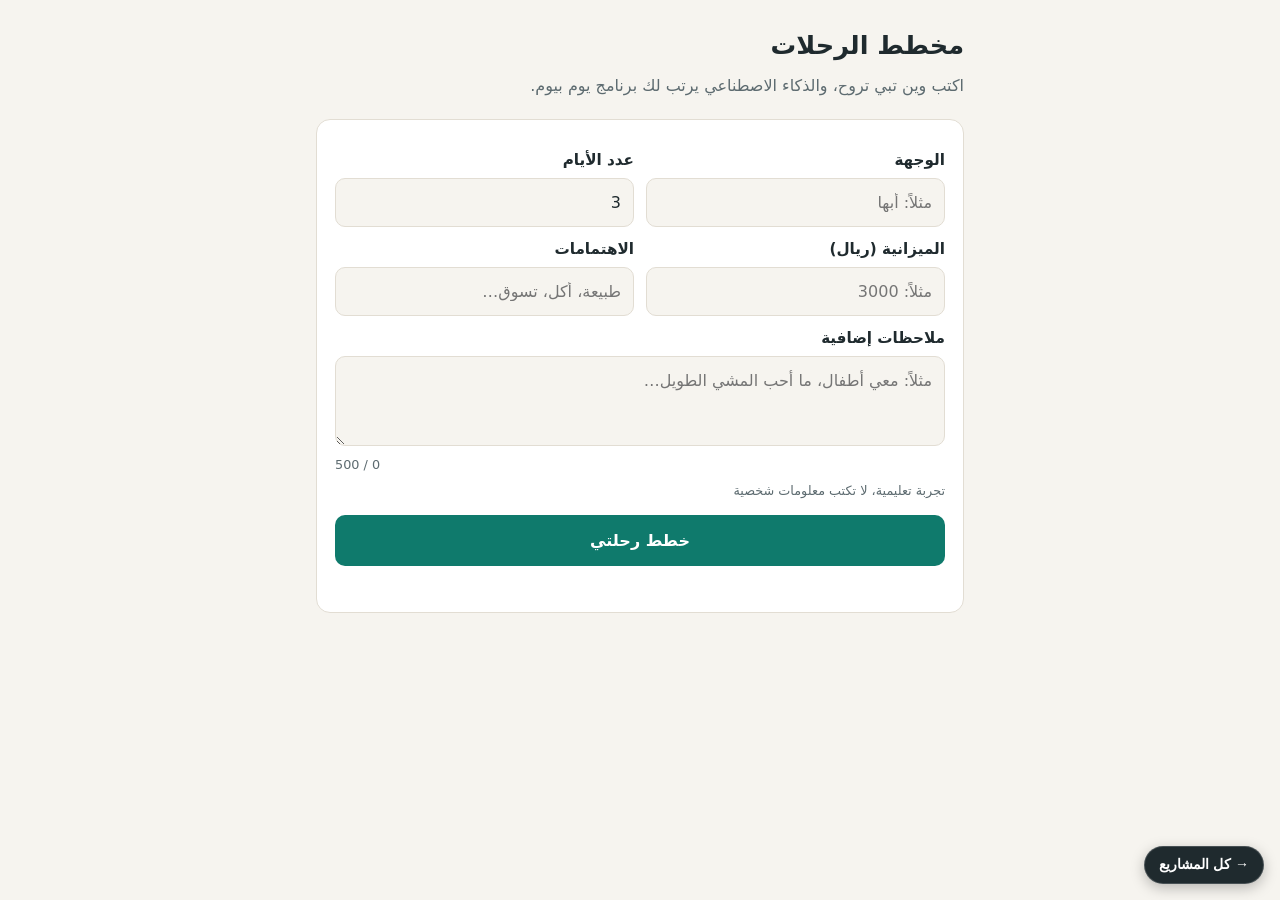
<file: مخطط الرحلات/trip-planner.html>
<!DOCTYPE html>
<meta charset="UTF-8">
<meta name="viewport" content="width=device-width, initial-scale=1.0">
<title>مخطط الرحلات</title>
<style>
:root{--bg:#f6f4ef;--card:#fff;--text:#1f2a2e;--muted:#5d6b70;--accent:#0f7a6c;--accent-text:#fff;--border:#e2ddd3;--error:#b3261e;--error-bg:#fdecea}
@media (prefers-color-scheme:dark){:root:not([data-theme="light"]){--bg:#141a1c;--card:#1d2528;--text:#e8eef0;--muted:#9aa9ae;--accent:#3cbfa9;--accent-text:#0b1a17;--border:#2e3a3e;--error:#ffb4ab;--error-bg:#3a1d1a}}
:root[data-theme="dark"]{--bg:#141a1c;--card:#1d2528;--text:#e8eef0;--muted:#9aa9ae;--accent:#3cbfa9;--accent-text:#0b1a17;--border:#2e3a3e;--error:#ffb4ab;--error-bg:#3a1d1a}
*{box-sizing:border-box}
body{margin:0;background:var(--bg);color:var(--text);font-family:"Segoe UI",Tahoma,system-ui,sans-serif;line-height:1.7}
main{max-width:680px;margin:0 auto;padding:24px 16px 48px}
h1{margin:0 0 4px;font-size:1.6rem}
.sub{margin:0 0 20px;color:var(--muted)}
form,.result{background:var(--card);border:1px solid var(--border);border-radius:14px;padding:18px}
.row{display:grid;grid-template-columns:1fr 1fr;gap:12px}
@media (max-width:520px){.row{grid-template-columns:1fr}}
label{display:block;font-weight:600;margin:10px 0 4px;font-size:.95rem}
input,textarea{width:100%;padding:10px 12px;border:1px solid var(--border);border-radius:10px;background:var(--bg);color:var(--text);font:inherit}
textarea{min-height:90px;resize:vertical}
.count{text-align:left;font-size:.8rem;color:var(--muted)}
button{margin-top:14px;width:100%;padding:12px;border:0;border-radius:10px;background:var(--accent);color:var(--accent-text);font:inherit;font-weight:700;cursor:pointer}
button:disabled{opacity:.6;cursor:wait}
.msg{margin-top:14px;padding:10px 12px;border-radius:10px;background:var(--error-bg);color:var(--error);display:none}
.result{margin-top:18px;display:none}
.result h3{margin:18px 0 6px;font-size:1.1rem;color:var(--accent)}
.result h3:first-of-type{margin-top:4px}
.result p{margin:6px 0}
.result ul{margin:4px 0 10px;padding-inline-start:22px}
.result li{margin:3px 0}
.sample-tag{display:inline-block;font-weight:700;color:var(--accent);border:1px solid var(--accent);border-radius:999px;padding:0 10px;margin:8px 0 6px;font-size:.85rem}
.note{font-size:.8rem;color:var(--muted);margin:4px 0 0}
.status{color:var(--muted);font-size:.9rem;margin-top:10px;min-height:1.2em}
</style>
<main dir="rtl" lang="ar">
  <h1>مخطط الرحلات</h1>
  <p class="sub">اكتب وين تبي تروح، والذكاء الاصطناعي يرتب لك برنامج يوم بيوم.</p>
  <form id="f">
    <div class="row">
      <div><label for="dest">الوجهة</label><input id="dest" maxlength="60" placeholder="مثلاً: أبها" required></div>
      <div><label for="days">عدد الأيام</label><input id="days" type="number" min="1" max="14" value="3" required></div>
    </div>
    <div class="row">
      <div><label for="budget">الميزانية (ريال)</label><input id="budget" type="number" min="0" placeholder="مثلاً: 3000"></div>
      <div><label for="likes">الاهتمامات</label><input id="likes" maxlength="80" placeholder="طبيعة، أكل، تسوق…"></div>
    </div>
    <label for="notes">ملاحظات إضافية</label>
    <textarea id="notes" maxlength="500" placeholder="مثلاً: معي أطفال، ما أحب المشي الطويل…"></textarea>
    <div class="count"><span id="cnt">0</span> / 500</div>
    <p class="note">تجربة تعليمية، لا تكتب معلومات شخصية</p>
    <button id="go" type="submit">خطط رحلتي</button>
    <div class="status" id="status"></div>
    <div class="msg" id="msg"></div>
  </form>
  <div class="result" id="out"></div>
</main>
<script>
const $ = id => document.getElementById(id);
const MAX = 500;
$("notes").addEventListener("input", () => { $("cnt").textContent = $("notes").value.length; });

function showError(t){ $("msg").textContent = t; $("msg").style.display = "block"; }

// الرد يجي من الـ Worker (مجلد worker)، وتعليمات الذكاء الاصطناعي هناك
const WORKER_URL = "https://ai-api.danaalrafadan.workers.dev";

// يطلع لما يتوقف الـ Worker أو يرد بخطأ أو يخلص رصيد اليوم
const SAMPLE = `طلب: أبها، 3 أيام، 3000 ريال، طبيعة وأكل

اليوم الأول: وسط أبها
- الصبح: فطار في مطعم شعبي، وبعدين قرية المفتاحة الفنية
- الضهر: غدا مندي، وراحة في الفندق
- بالليل: مشي في ممشى الضباب وقهوة على الجبل

اليوم التاني: السودة
- الصبح: التلفريك وجبال السودة
- الضهر: غدا مشويات في السودة
- بالليل: سوق الثلاثاء وحلى جنوبي

اليوم التالت: رجال ألمع
- الصبح: قرية رجال ألمع التراثية
- الضهر: غدا عريكة وحنيذ
- بالليل: رجوع أبها وعشا خفيف

الميزانية تقريبًا: سكن 1500، أكل 900، مواصلات وأنشطة 600

نصيحتين: خد جاكيت لأن الجو بيبرد بالليل، واحجز التلفريك بدري.`;

// رد الذكاء الاصطناعي فيه Markdown (** و # و -)، نحوله لعناصر مرتبة بدل ما تطلع الرموز
function addInline(el, text){
  text.split(/\*\*(.+?)\*\*/g).forEach((part, i) => {
    const clean = part.replace(/[*_`]+/g, "");
    if (!clean) return;
    if (i % 2) { const b = document.createElement("strong"); b.textContent = clean; el.append(b); }
    else el.append(clean);
  });
  return el;
}

function renderPlan(text){
  const frag = document.createDocumentFragment();
  let list = null;
  for (const raw of text.split("\n")) {
    const line = raw.trim();
    if (!line || /^([-*_=])\1{2,}$/.test(line)) { list = null; continue; }
    const item = line.match(/^(?:[-*•+]|\d+[.)])\s+(.*)$/);
    if (item) {
      if (!list) { list = document.createElement("ul"); frag.append(list); }
      list.append(addInline(document.createElement("li"), item[1]));
      continue;
    }
    list = null;
    const head = line.match(/^#{1,6}\s*(.*)$/) || line.match(/^\*\*([^*]+)\*\*:?$/);
    if (head || (/^اليوم\s/.test(line) && line.length < 60)) frag.append(addInline(document.createElement("h3"), head ? head[1] : line));
    else frag.append(addInline(document.createElement("p"), line));
  }
  return frag;
}

function showPlan(text, ...before){
  $("out").replaceChildren(...before, renderPlan(text)); $("out").style.display = "block";
}

function showSample(notice){
  showError(notice);
  const tag = document.createElement("span"); tag.className = "sample-tag"; tag.textContent = "مثال جاهز";
  showPlan(SAMPLE, tag);
}

const NOTICE = {
  429: "طلبات كثيرة ورا بعض. انتظر دقيقة وجرب.",
  413: "واحد من الحقول أطول من 500 حرف، اختصره شوي.",
  timeout: "الرد تأخر كثير. جرب مرة ثانية بعد شوي.",
  other: "المخطط مو متاح الحين، يمكن خلص رصيد اليوم. يرجع بعد الساعة 3 الفجر."
};

$("f").addEventListener("submit", async e => {
  e.preventDefault();
  $("msg").style.display = "none";
  const notes = $("notes").value.trim();
  if (notes.length > MAX) return showError("الملاحظات أطول من 500 حرف، اختصرها شوي.");
  const dest = $("dest").value.trim();
  if (!dest) return showError("اكتب الوجهة أول.");

  $("go").disabled = true;
  $("out").style.display = "none";
  $("out").textContent = "";
  $("status").textContent = "جاري التخطيط…";
  const slow = setTimeout(() => { $("status").textContent = "الرد متأخر شوي، انتظر لحظات…"; }, 15000);
  const ctrl = new AbortController();
  const stop = setTimeout(() => ctrl.abort(), 90000);

  try {
    const res = await fetch(WORKER_URL + "/trip", {
      method: "POST", headers: { "Content-Type": "application/json" }, signal: ctrl.signal,
      body: JSON.stringify({ dest, days: $("days").value, budget: $("budget").value, likes: $("likes").value.trim(), notes })
    });
    const data = await res.json().catch(() => ({}));
    if (res.ok && data.text) showPlan(data.text);
    else showSample(NOTICE[res.status] || NOTICE.other);
  } catch (err) {
    showSample(ctrl.signal.aborted ? NOTICE.timeout : NOTICE.other);
  } finally {
    $("status").textContent = "";
    clearTimeout(slow); clearTimeout(stop);
    $("go").disabled = false;
  }
});
</script>
<!-- زر الرجوع لقائمة المشاريع -->
<a class="back-home" href="../" aria-label="الرجوع لقائمة المشاريع">→ كل المشاريع</a>
<style>
.back-home{position:fixed;bottom:16px;right:16px;z-index:2000;display:inline-flex;align-items:center;gap:4px;padding:8px 14px;border-radius:999px;background:#1f2a2e;color:#fff;border:1px solid rgba(255,255,255,.18);font:600 14px/1.4 "Tajawal","Segoe UI",Tahoma,sans-serif;text-decoration:none;box-shadow:0 4px 14px rgba(0,0,0,.25);direction:rtl}
.back-home:hover,.back-home:focus-visible{background:#0f7a6c;color:#fff}
@media print{.back-home{display:none}}
</style>
</file>
<file: company-website/css/style.css>
:root {
  --primary: #0f766e;
  --primary-dark: #115e59;
  --accent: #f59e0b;
  --dark: #0f172a;
  --text: #334155;
  --muted: #64748b;
  --bg: #ffffff;
  --bg-alt: #f1f5f9;
  --border: #e2e8f0;
  --radius: 14px;
  --shadow: 0 10px 30px rgba(15, 23, 42, .08);
  --header-h: 72px;
}

*, *::before, *::after { box-sizing: border-box; margin: 0; padding: 0; }
html { scroll-behavior: smooth; scroll-padding-top: var(--header-h); }
body {
  font-family: 'Tajawal', Tahoma, Arial, sans-serif;
  color: var(--text);
  background: var(--bg);
  line-height: 1.8;
  font-size: 17px;
  overflow-x: hidden;
}
img { max-width: 100%; display: block; }
a { color: inherit; text-decoration: none; }
h1, h2, h3, h4 { color: var(--dark); line-height: 1.4; }
.container { width: min(1140px, 100% - 32px); margin-inline: auto; }

/* أزرار */
.btn {
  display: inline-block; padding: 12px 28px; border-radius: 999px;
  font-weight: 700; font-family: inherit; font-size: 1rem;
  border: 2px solid transparent; cursor: pointer; transition: .25s;
}
.btn-primary { background: var(--primary); color: #fff; }
.btn-primary:hover { background: var(--primary-dark); transform: translateY(-2px); }
.btn-outline { border-color: var(--primary); color: var(--primary); }
.btn-outline:hover { background: var(--primary); color: #fff; }
.btn-sm { padding: 8px 20px; }
.btn-block { width: 100%; }

/* الهيدر */
.header {
  position: fixed; inset: 0 0 auto 0; height: var(--header-h); z-index: 100;
  background: rgba(255,255,255,.9); backdrop-filter: blur(10px);
  transition: box-shadow .3s;
}
.header.scrolled { box-shadow: 0 2px 20px rgba(0,0,0,.08); }
.nav-wrap { height: 100%; display: flex; align-items: center; justify-content: space-between; }
.logo { display: flex; align-items: center; gap: 10px; font-size: 1.5rem; font-weight: 800; color: var(--dark); }
.logo.light { color: #fff; }
.nav { display: flex; align-items: center; gap: 28px; }
.nav-link { font-weight: 500; position: relative; transition: color .2s; }
.nav-link::after {
  content: ""; position: absolute; bottom: -4px; right: 0; width: 0; height: 2px;
  background: var(--primary); transition: width .25s;
}
.nav-link:hover, .nav-link.active { color: var(--primary); }
.nav-link:hover::after, .nav-link.active::after { width: 100%; }

.menu-toggle { display: none; background: none; border: 0; cursor: pointer; padding: 8px; }
.menu-toggle span { display: block; width: 26px; height: 3px; margin: 5px 0; background: var(--dark); border-radius: 3px; transition: .3s; }
.menu-toggle.open span:nth-child(1) { transform: translateY(8px) rotate(45deg); }
.menu-toggle.open span:nth-child(2) { opacity: 0; }
.menu-toggle.open span:nth-child(3) { transform: translateY(-8px) rotate(-45deg); }

/* الواجهة */
.hero {
  padding: calc(var(--header-h) + 60px) 0 80px;
  background: radial-gradient(circle at 10% 20%, #ccfbf1 0, transparent 40%),
              radial-gradient(circle at 90% 80%, #fef3c7 0, transparent 40%);
}
.hero-grid { display: grid; grid-template-columns: 1.2fr 1fr; gap: 40px; align-items: center; }
.badge { display: inline-block; background: #ccfbf1; color: var(--primary-dark); padding: 6px 16px; border-radius: 999px; font-weight: 700; font-size: .9rem; margin-bottom: 16px; }
.hero h1 { font-size: clamp(2rem, 4.5vw, 3.2rem); font-weight: 800; margin-bottom: 18px; }
.highlight { color: var(--primary); }
.hero p { font-size: 1.15rem; color: var(--muted); margin-bottom: 28px; }
.hero-actions { display: flex; gap: 14px; flex-wrap: wrap; }
.hero-visual { position: relative; height: 380px; }
.circle {
  position: absolute; inset: 20px; border-radius: 50%;
  background: linear-gradient(135deg, var(--primary), #14b8a6);
  box-shadow: var(--shadow);
}
.card-float {
  position: absolute; z-index: 2; background: #fff; padding: 16px 22px; border-radius: var(--radius);
  box-shadow: var(--shadow); display: flex; flex-direction: column; animation: float 4s ease-in-out infinite;
}
.card-float strong { font-size: 1.6rem; color: var(--primary); }
.card-float span { color: var(--muted); font-size: .9rem; }
.c1 { top: 30px; right: -10px; }
.c2 { bottom: 30px; left: -10px; animation-delay: 2s; }
@keyframes float { 50% { transform: translateY(-12px); } }

/* الأقسام */
.section { padding: 90px 0; }
.section-alt { background: var(--bg-alt); }
.section-title { font-size: clamp(1.7rem, 3vw, 2.3rem); margin-bottom: 14px; position: relative; padding-bottom: 12px; }
.section-title::after { content: ""; position: absolute; bottom: 0; right: 0; width: 60px; height: 4px; background: var(--accent); border-radius: 4px; }
.section-title.center { text-align: center; }
.section-title.center::after { right: 50%; transform: translateX(50%); }
.section-sub { text-align: center; color: var(--muted); margin-bottom: 48px; }
.lead { font-size: 1.2rem; font-weight: 500; color: var(--dark); margin-bottom: 12px; }

.about-grid { display: grid; grid-template-columns: 1fr 1fr; gap: 50px; align-items: center; }
.check-list { list-style: none; margin-top: 20px; }
.check-list li { padding-right: 32px; position: relative; margin-bottom: 10px; }
.check-list li::before { content: "✓"; position: absolute; right: 0; color: #fff; background: var(--primary); width: 22px; height: 22px; border-radius: 50%; display: grid; place-items: center; font-size: .8rem; top: 4px; }
.about-cards { display: grid; gap: 16px; }
.mini-card { background: var(--bg-alt); border-right: 4px solid var(--primary); padding: 20px 24px; border-radius: var(--radius); }
.mini-card h3 { margin-bottom: 6px; }

.services-grid { display: grid; grid-template-columns: repeat(3, 1fr); gap: 24px; }
.service-card { background: #fff; padding: 32px 26px; border-radius: var(--radius); box-shadow: var(--shadow); transition: .3s; border-bottom: 4px solid transparent; }
.service-card:hover { transform: translateY(-8px); border-bottom-color: var(--primary); }
.service-card .icon { font-size: 2.2rem; width: 64px; height: 64px; display: grid; place-items: center; background: #ccfbf1; border-radius: 16px; margin-bottom: 18px; }
.service-card h3 { margin-bottom: 8px; }
.service-card p { color: var(--muted); }

.stats { background: linear-gradient(135deg, var(--primary-dark), var(--primary)); color: #fff; padding: 60px 0; }
.stats-grid { display: grid; grid-template-columns: repeat(4, 1fr); text-align: center; gap: 20px; }
.stat strong { display: block; font-size: 2.6rem; font-weight: 800; }
.stat strong::before { content: "+"; }

.why-grid { display: grid; grid-template-columns: repeat(4, 1fr); gap: 24px; }
.why-item { padding: 28px; border: 1px solid var(--border); border-radius: var(--radius); transition: .3s; }
.why-item:hover { box-shadow: var(--shadow); border-color: transparent; }
.why-item .num { font-size: 2rem; font-weight: 800; color: var(--accent); }
.why-item h3 { margin: 6px 0; }
.why-item p { color: var(--muted); }

/* السلايدر */
.slider { max-width: 760px; margin: 40px auto 0; text-align: center; }
.slides { position: relative; min-height: 200px; }
.slide { position: absolute; inset: 0; opacity: 0; visibility: hidden; transition: opacity .5s; background: #fff; padding: 36px; border-radius: var(--radius); box-shadow: var(--shadow); }
.slide.active { opacity: 1; visibility: visible; position: relative; }
.slide p { font-size: 1.2rem; color: var(--dark); margin-bottom: 14px; }
.slide cite { color: var(--primary); font-style: normal; font-weight: 700; }
.slider-controls { display: flex; justify-content: center; align-items: center; gap: 16px; margin-top: 24px; }
.slider-btn { width: 44px; height: 44px; border-radius: 50%; border: 2px solid var(--primary); background: #fff; color: var(--primary); font-size: 1.2rem; cursor: pointer; transition: .2s; }
.slider-btn:hover { background: var(--primary); color: #fff; }
.dots { display: flex; gap: 8px; }
.dot { width: 10px; height: 10px; border-radius: 50%; background: #cbd5e1; border: 0; cursor: pointer; }
.dot.active { background: var(--primary); width: 26px; border-radius: 6px; }

/* التواصل */
.contact-grid { display: grid; grid-template-columns: 1fr 1.2fr; gap: 50px; }
.contact-info { list-style: none; margin-top: 24px; }
.contact-info li { display: flex; gap: 12px; align-items: center; margin-bottom: 14px; }
.contact-info a:hover { color: var(--primary); }
.contact-form { background: var(--bg-alt); padding: 32px; border-radius: var(--radius); }
.field { margin-bottom: 16px; }
.field label { display: block; font-weight: 700; margin-bottom: 6px; color: var(--dark); }
.field input, .field select, .field textarea {
  width: 100%; padding: 12px 14px; border: 1px solid var(--border); border-radius: 10px;
  font-family: inherit; font-size: 1rem; background: #fff; transition: border-color .2s;
}
.field input:focus, .field select:focus, .field textarea:focus { outline: none; border-color: var(--primary); box-shadow: 0 0 0 3px #ccfbf1; }
.field.invalid input, .field.invalid select, .field.invalid textarea { border-color: #dc2626; }
.error { color: #dc2626; font-size: .85rem; min-height: 1em; display: block; }
.form-status { margin-top: 12px; font-weight: 700; text-align: center; }
.form-status.success { color: var(--primary); }

/* الفوتر */
.footer { background: var(--dark); color: #cbd5e1; padding-top: 60px; }
.footer-grid { display: grid; grid-template-columns: 2fr 1fr 1fr; gap: 30px; padding-bottom: 40px; }
.footer h4 { color: #fff; margin-bottom: 12px; }
.footer-grid > div > a:not(.logo) { display: block; margin-bottom: 8px; transition: color .2s; }
.footer-grid a:hover { color: var(--accent); }
.footer .logo { margin-bottom: 12px; }
.copyright { border-top: 1px solid #1e293b; text-align: center; padding: 18px 0; font-size: .9rem; }

.to-top {
  position: fixed; bottom: 24px; left: 24px; width: 46px; height: 46px; border-radius: 50%;
  border: 0; background: var(--primary); color: #fff; font-size: 1.3rem; cursor: pointer;
  opacity: 0; visibility: hidden; transition: .3s; box-shadow: var(--shadow); z-index: 90;
}
.to-top.show { opacity: 1; visibility: visible; }

/* ظهور تدريجي */
.reveal { opacity: 0; transform: translateY(30px); transition: .7s ease; }
.reveal.visible { opacity: 1; transform: none; }

/* صفحة 404 */
.notfound { min-height: 100vh; display: grid; place-items: center; text-align: center; padding: 16px; }
.notfound h1 { font-size: 6rem; color: var(--primary); }

/* التجاوب */
@media (max-width: 992px) {
  .services-grid { grid-template-columns: repeat(2, 1fr); }
  .why-grid { grid-template-columns: repeat(2, 1fr); }
}
@media (max-width: 820px) {
  .menu-toggle { display: block; }
  .nav {
    position: fixed; top: var(--header-h); right: 0; left: 0;
    flex-direction: column; gap: 0; background: #fff; padding: 10px 16px 20px;
    box-shadow: 0 10px 20px rgba(0,0,0,.08);
    transform: translateY(-120%); transition: transform .3s; z-index: -1;
  }
  .nav.open { transform: none; }
  .nav-link { width: 100%; padding: 12px 0; border-bottom: 1px solid var(--border); }
  .nav-link::after { display: none; }
  .nav .btn { margin-top: 14px; }
  .hero-grid, .about-grid, .contact-grid { grid-template-columns: 1fr; }
  .hero-visual { height: 280px; max-width: 320px; margin-inline: auto; width: 100%; }
  .stats-grid { grid-template-columns: repeat(2, 1fr); }
  .footer-grid { grid-template-columns: 1fr; }
  .section { padding: 64px 0; }
}
@media (max-width: 560px) {
  .services-grid, .why-grid { grid-template-columns: 1fr; }
  .contact-form { padding: 22px; }
  .c1 { right: 0; } .c2 { left: 0; }
}
@media (prefers-reduced-motion: reduce) {
  *, *::before, *::after { animation: none !important; transition: none !important; }
  html { scroll-behavior: auto; }
}
</file>
<file: attendance-system/web/style.css>
:root{
  --bg:#f4f5f7; --surface:#ffffff; --line:#e3e6eb; --txt:#1b2333; --muted:#667085; --soft:#f0f2f6;
  --navy:#14284b; --navy2:#1e3a68; --gold:#b8913f; --clock:#14284b;
  --in:#17694a; --brk:#a86a12; --out:#a8323a; --ot:#4b3c8f;
}
@media (prefers-color-scheme:dark){:root:not([data-theme="light"]){
  --bg:#0e131c; --surface:#161d29; --line:#283244; --txt:#e6e9ef; --muted:#97a0b2; --soft:#1c2533; --clock:#ffffff;
}}
:root[data-theme="dark"]{--bg:#0e131c; --surface:#161d29; --line:#283244; --txt:#e6e9ef; --muted:#97a0b2; --soft:#1c2533; --clock:#ffffff}
*{box-sizing:border-box}
body{margin:0;font-family:"IBM Plex Sans Arabic",Tahoma,sans-serif;background:var(--bg);color:var(--txt);line-height:1.6}

.topbar{background:var(--navy);color:#fff;border-bottom:3px solid var(--gold)}
.topbar .wrap{display:flex;align-items:center;justify-content:space-between;gap:12px;padding:14px 16px}
.brand{display:flex;align-items:center;gap:12px}
.logo{width:40px;height:40px;border:1.5px solid var(--gold);border-radius:8px;display:grid;place-items:center}
.brand h1{margin:0;font-size:17px;font-weight:600}
.brand p{margin:0;font-size:12px;opacity:.7}
.user{display:flex;align-items:center;gap:12px;font-size:14px}
.user a,.user button{background:transparent;color:#fff;border:1px solid #ffffff55;border-radius:6px;padding:6px 12px;font:inherit;font-size:13px;cursor:pointer;text-decoration:none}
.user a:hover,.user button:hover{background:#ffffff14}

.wrap{max-width:1100px;margin:auto;padding:0 16px}
main.wrap{padding-top:24px;padding-bottom:40px}
.panel{background:var(--surface);border:1px solid var(--line);border-radius:10px;margin-bottom:20px}
.panel-h{padding:14px 20px;border-bottom:1px solid var(--line);display:flex;justify-content:space-between;align-items:center;gap:12px;flex-wrap:wrap}
.panel-h h2{margin:0;font-size:15px;font-weight:600}
.panel-b{padding:20px}

.hero{display:grid;grid-template-columns:1fr 1.3fr}
.hero-time{padding:28px 20px;text-align:center;border-left:1px solid var(--line)}
.clock{font-size:46px;font-weight:600;letter-spacing:1px;direction:ltr;color:var(--clock)}
.date{color:var(--muted);font-size:14px}
.badge{display:inline-flex;align-items:center;gap:8px;margin-top:14px;padding:6px 14px;border-radius:999px;background:var(--soft);font-size:13px;font-weight:500}
.dot{width:8px;height:8px;border-radius:50%;background:var(--muted)}
.hero-act{padding:28px 20px;display:flex;flex-direction:column;justify-content:center}
.label{font-size:13px;color:var(--muted);margin-bottom:12px}
.btns{display:grid;grid-template-columns:repeat(auto-fit,minmax(170px,1fr));gap:12px}
.btn{display:flex;align-items:center;gap:12px;border:0;border-radius:8px;color:#fff;font:inherit;font-size:16px;font-weight:600;padding:16px 18px;cursor:pointer;text-align:right}
.btn:hover{filter:brightness(1.1)}
.btn:disabled{opacity:.6;cursor:wait}
.btn small{display:block;font-weight:400;font-size:12px;opacity:.85}
.in{background:var(--in)}.brk{background:var(--brk)}.out{background:var(--out)}.ot{background:var(--ot)}
.empty{color:var(--muted);font-size:14px;padding:14px;border:1px dashed var(--line);border-radius:8px;text-align:center}

.stats{display:grid;grid-template-columns:repeat(4,1fr)}
.stat{padding:16px 20px;border-left:1px solid var(--line)}
.stat:last-child{border-left:0}
.stat span{display:block;font-size:12px;color:var(--muted)}
.stat b{font-size:20px;font-weight:600}

.grid{display:grid;grid-template-columns:repeat(auto-fit,minmax(170px,1fr));gap:14px}
label{display:block;font-size:13px;color:var(--muted);margin-bottom:6px}
input,select{width:100%;padding:10px 12px;border:1px solid var(--line);border-radius:6px;background:var(--surface);color:var(--txt);font:inherit;font-size:15px}
input:focus,select:focus{outline:2px solid var(--navy2);outline-offset:-1px}
.inline{display:flex;gap:8px;align-items:center}
.inline input{width:auto}

.tblwrap{overflow-x:auto}
table{width:100%;border-collapse:collapse;font-size:14px}
th{background:var(--soft);color:var(--muted);font-weight:500;font-size:13px;text-align:right;padding:10px 16px;white-space:nowrap}
td{padding:11px 16px;border-top:1px solid var(--line);white-space:nowrap}
.tag{display:inline-flex;align-items:center;gap:6px}
.tag i{width:8px;height:8px;border-radius:2px;display:inline-block}
.pill{display:inline-block;padding:2px 10px;border-radius:999px;font-size:12px;font-weight:500;color:#fff}

.login{max-width:420px;margin:60px auto}
.login .panel-b{padding:28px}
.login h2{margin:0 0 4px;font-size:20px}
.login p{margin:0 0 20px;color:var(--muted);font-size:14px}
.field{margin-bottom:14px}
.primary{background:var(--navy);color:#fff;border:0;border-radius:6px;padding:11px 18px;font:inherit;font-weight:600;cursor:pointer}
.primary:hover{background:var(--navy2)}
.secondary{background:transparent;color:var(--txt);border:1px solid var(--line);border-radius:6px;padding:10px 16px;font:inherit;cursor:pointer}
.full{width:100%}
.msg{font-size:13px;margin-top:10px;min-height:20px}
.msg.err{color:var(--out)}.msg.ok{color:var(--in)}
footer{text-align:center;color:var(--muted);font-size:12px;padding-bottom:24px}

@media (max-width:720px){
  .hero{grid-template-columns:1fr}
  .hero-time{border-left:0;border-bottom:1px solid var(--line)}
  .stats{grid-template-columns:1fr 1fr}
  .stat:nth-child(2){border-left:0}
  .stat:nth-child(-n+2){border-bottom:1px solid var(--line)}
  .clock{font-size:38px}
  .brand p{display:none}
}
.demo-note{margin:12px 0 0;font-size:13px;color:var(--muted);text-align:center}
[hidden]{display:none!important}
</file>
